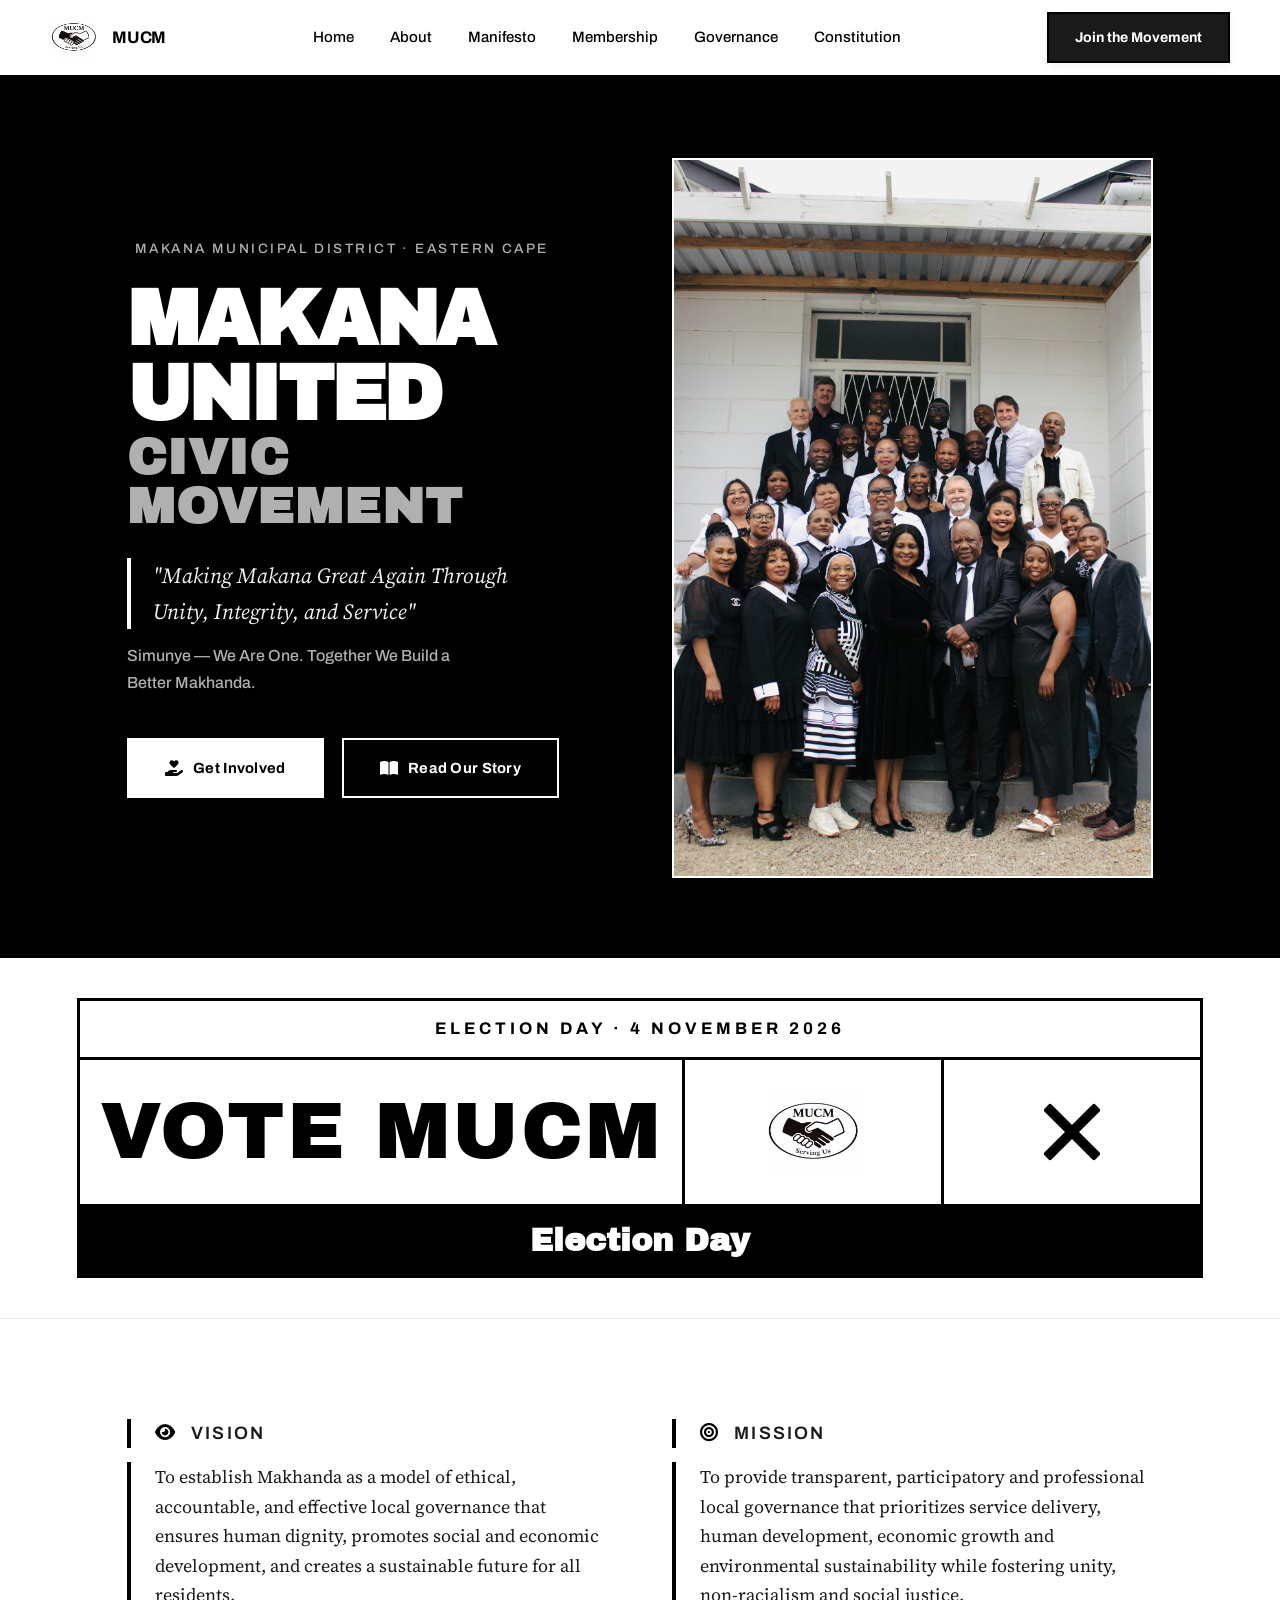
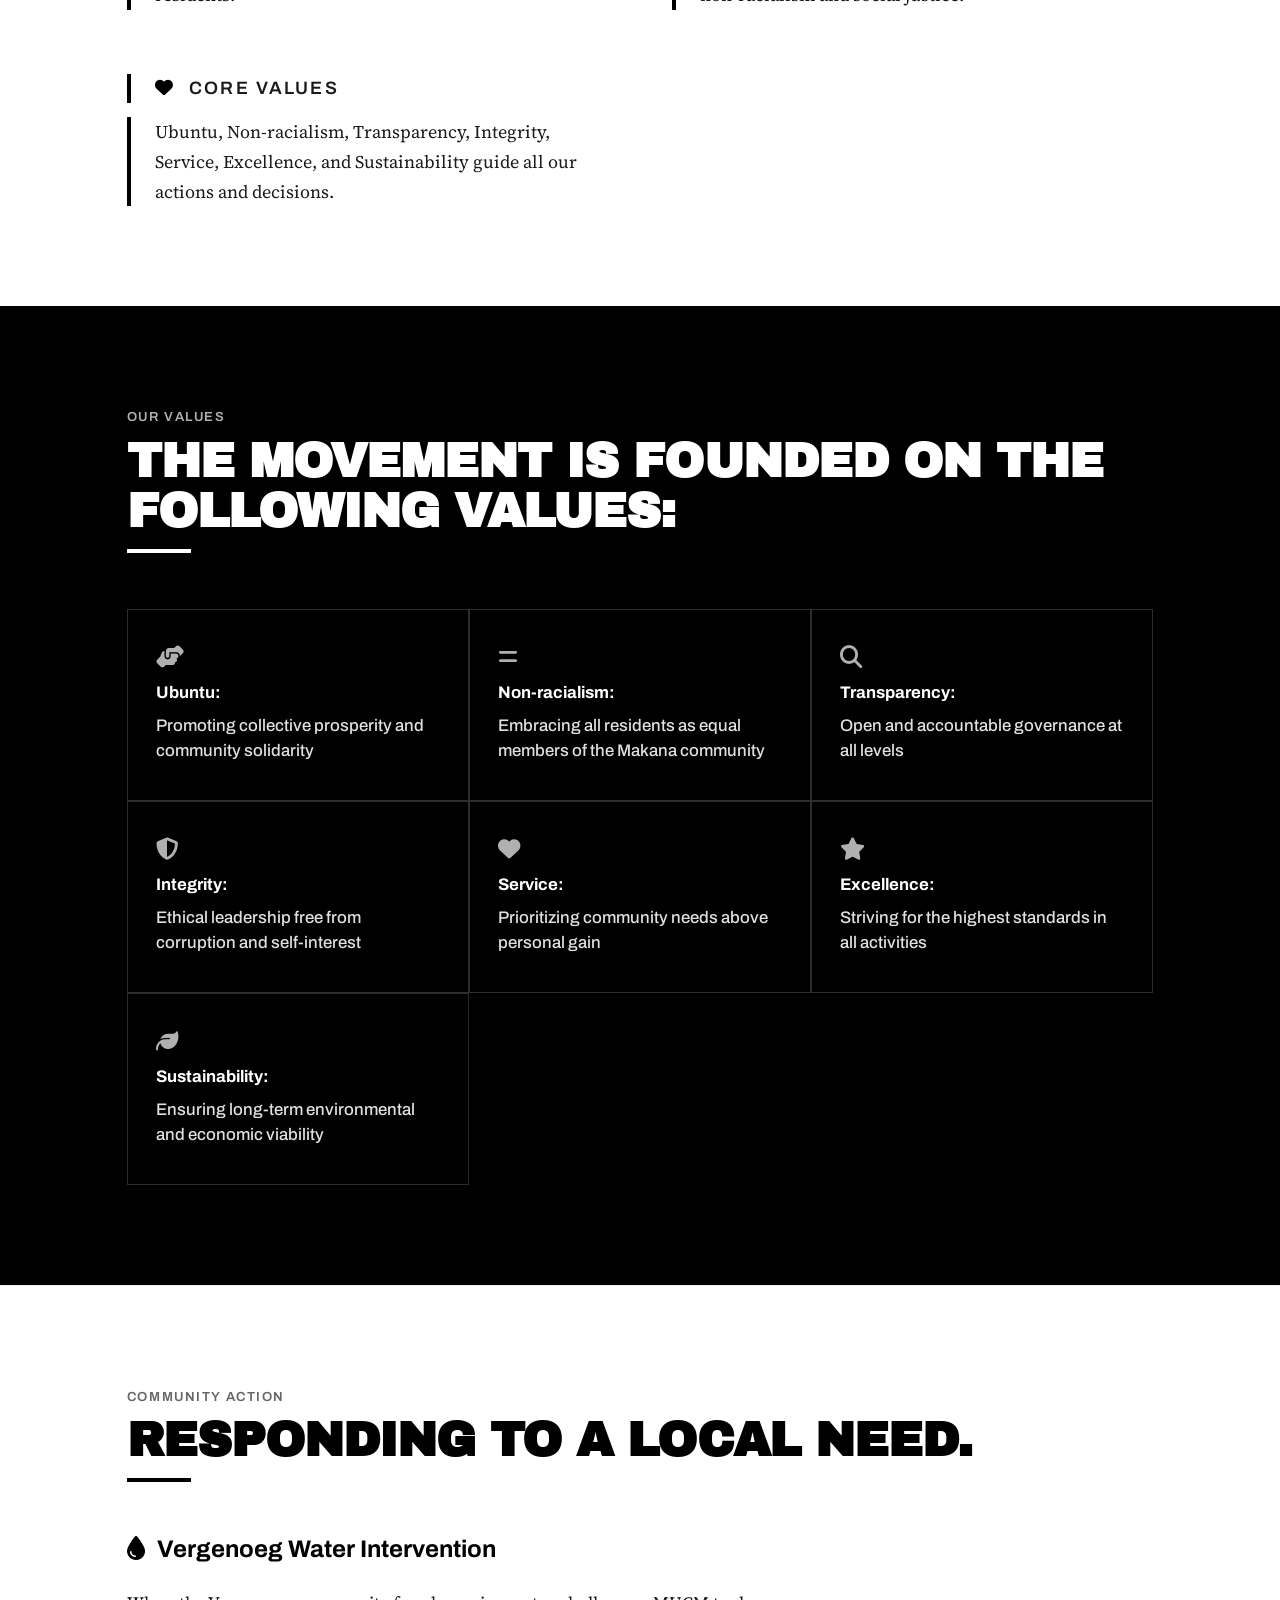
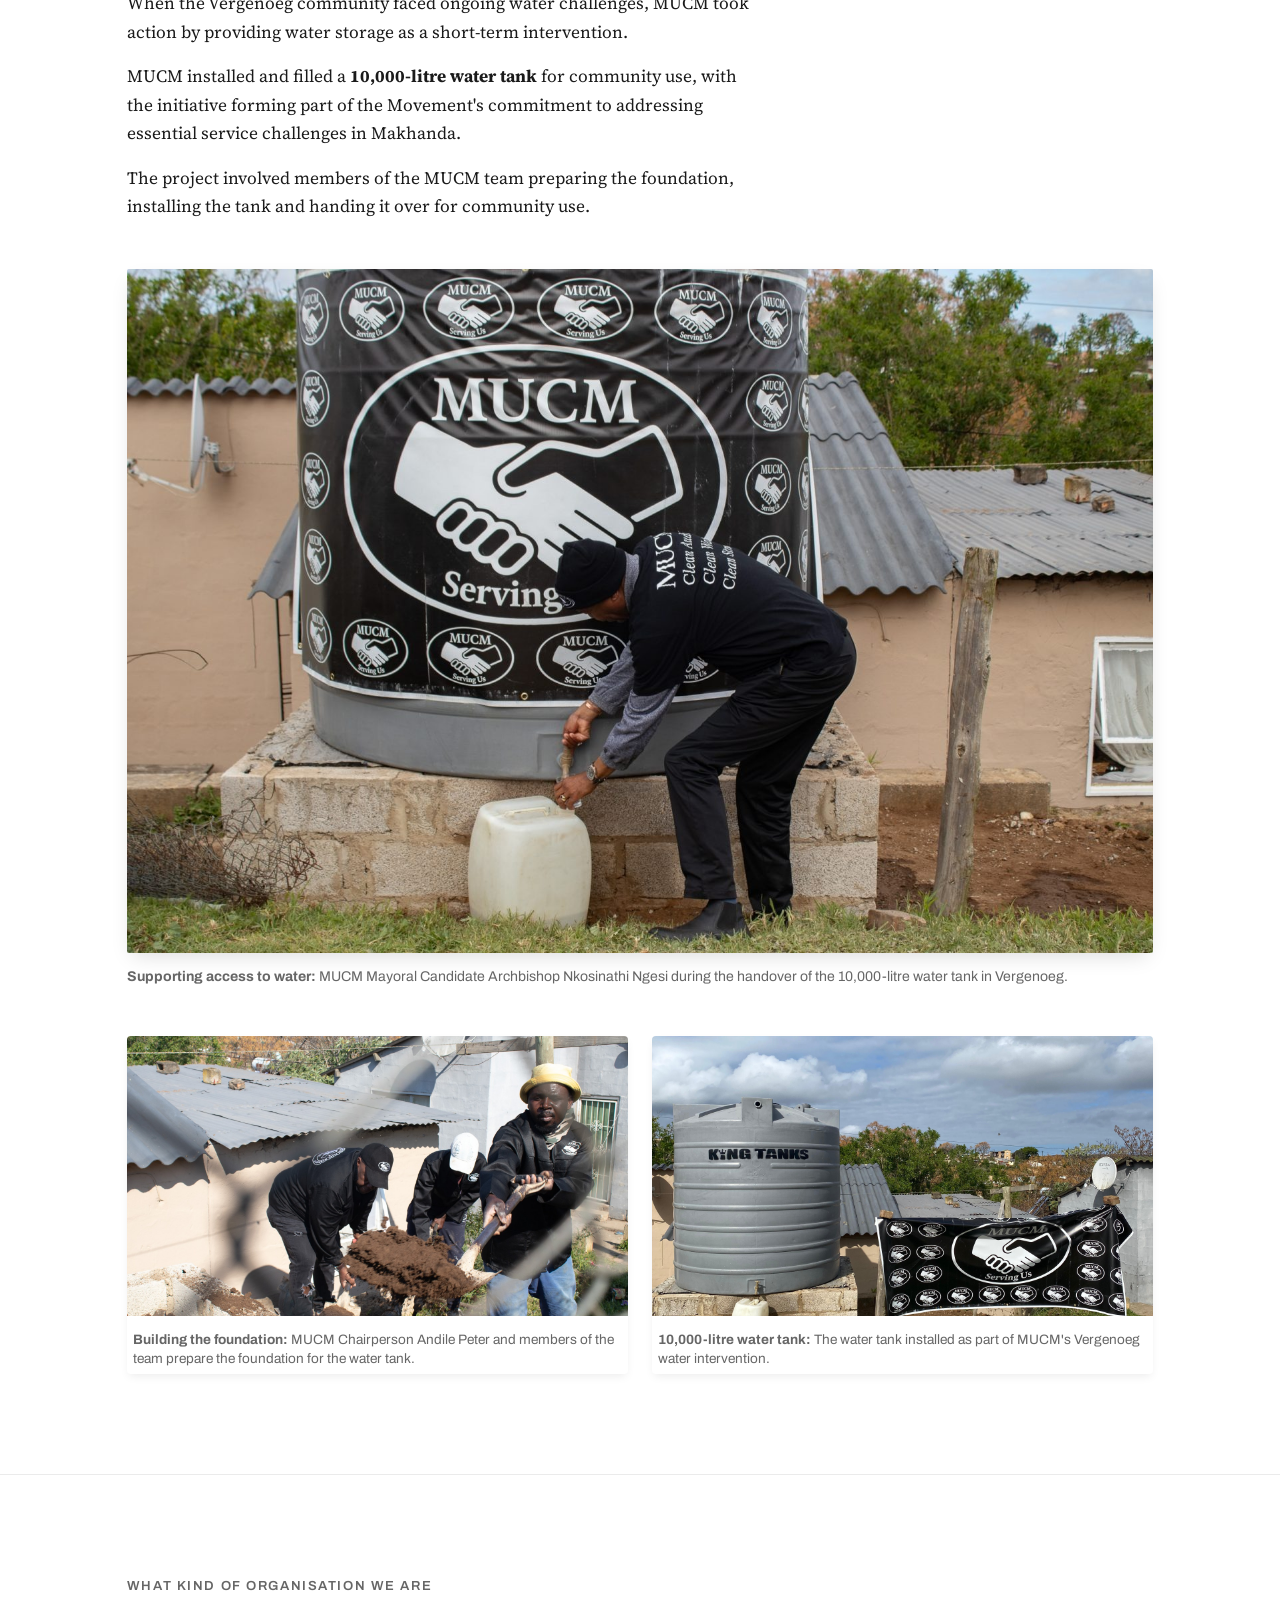
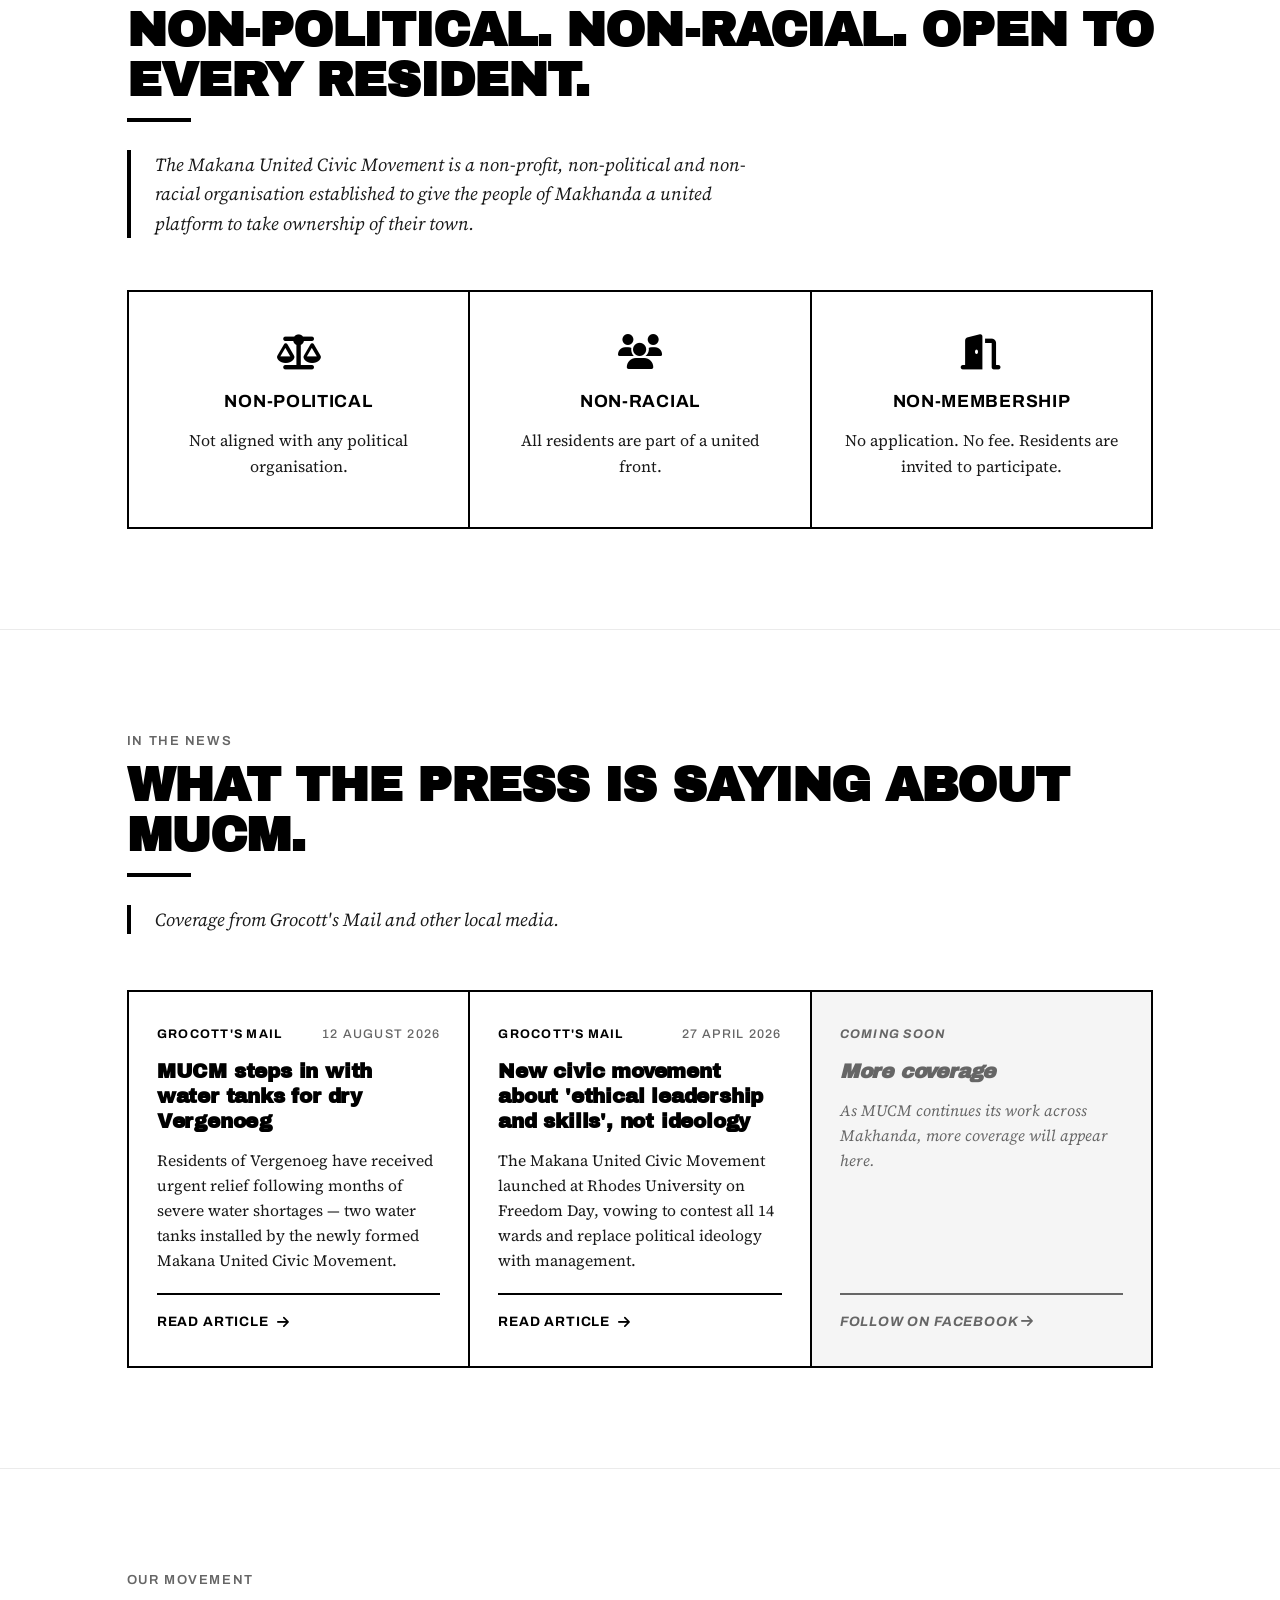
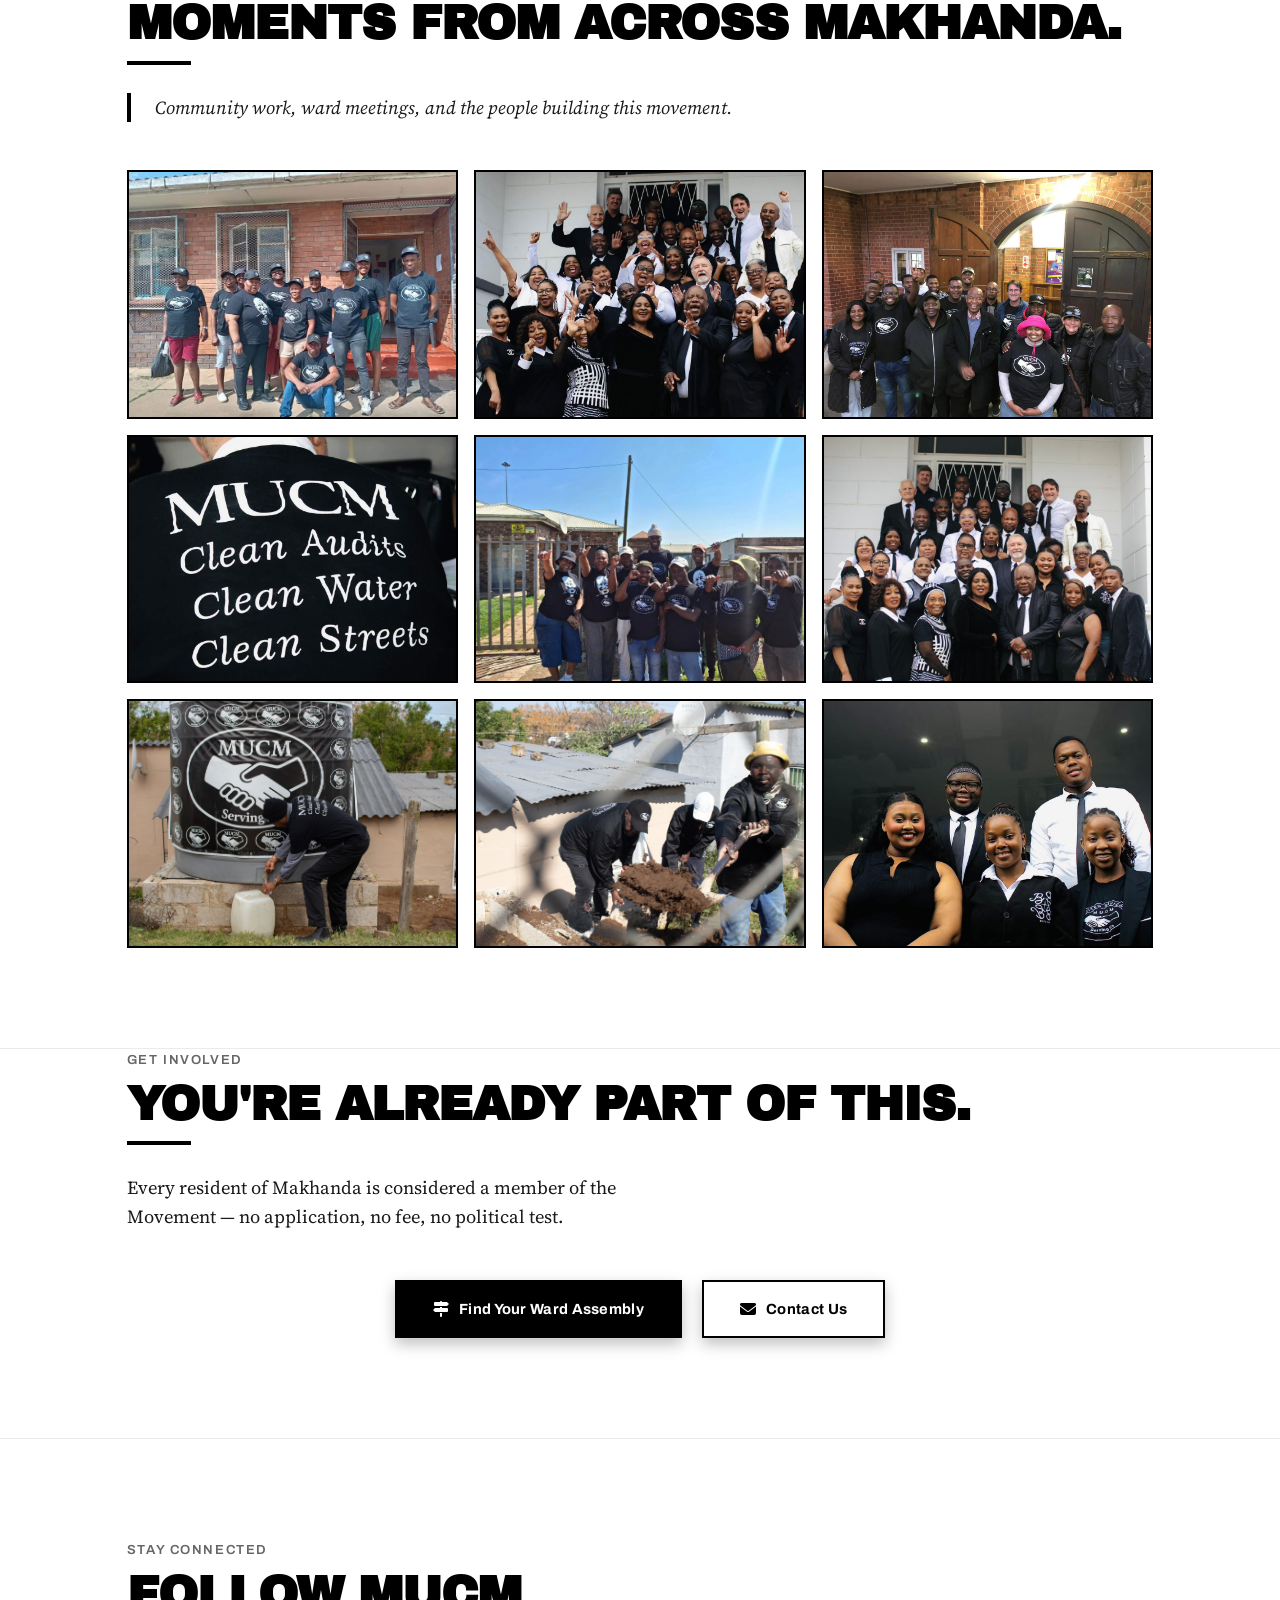
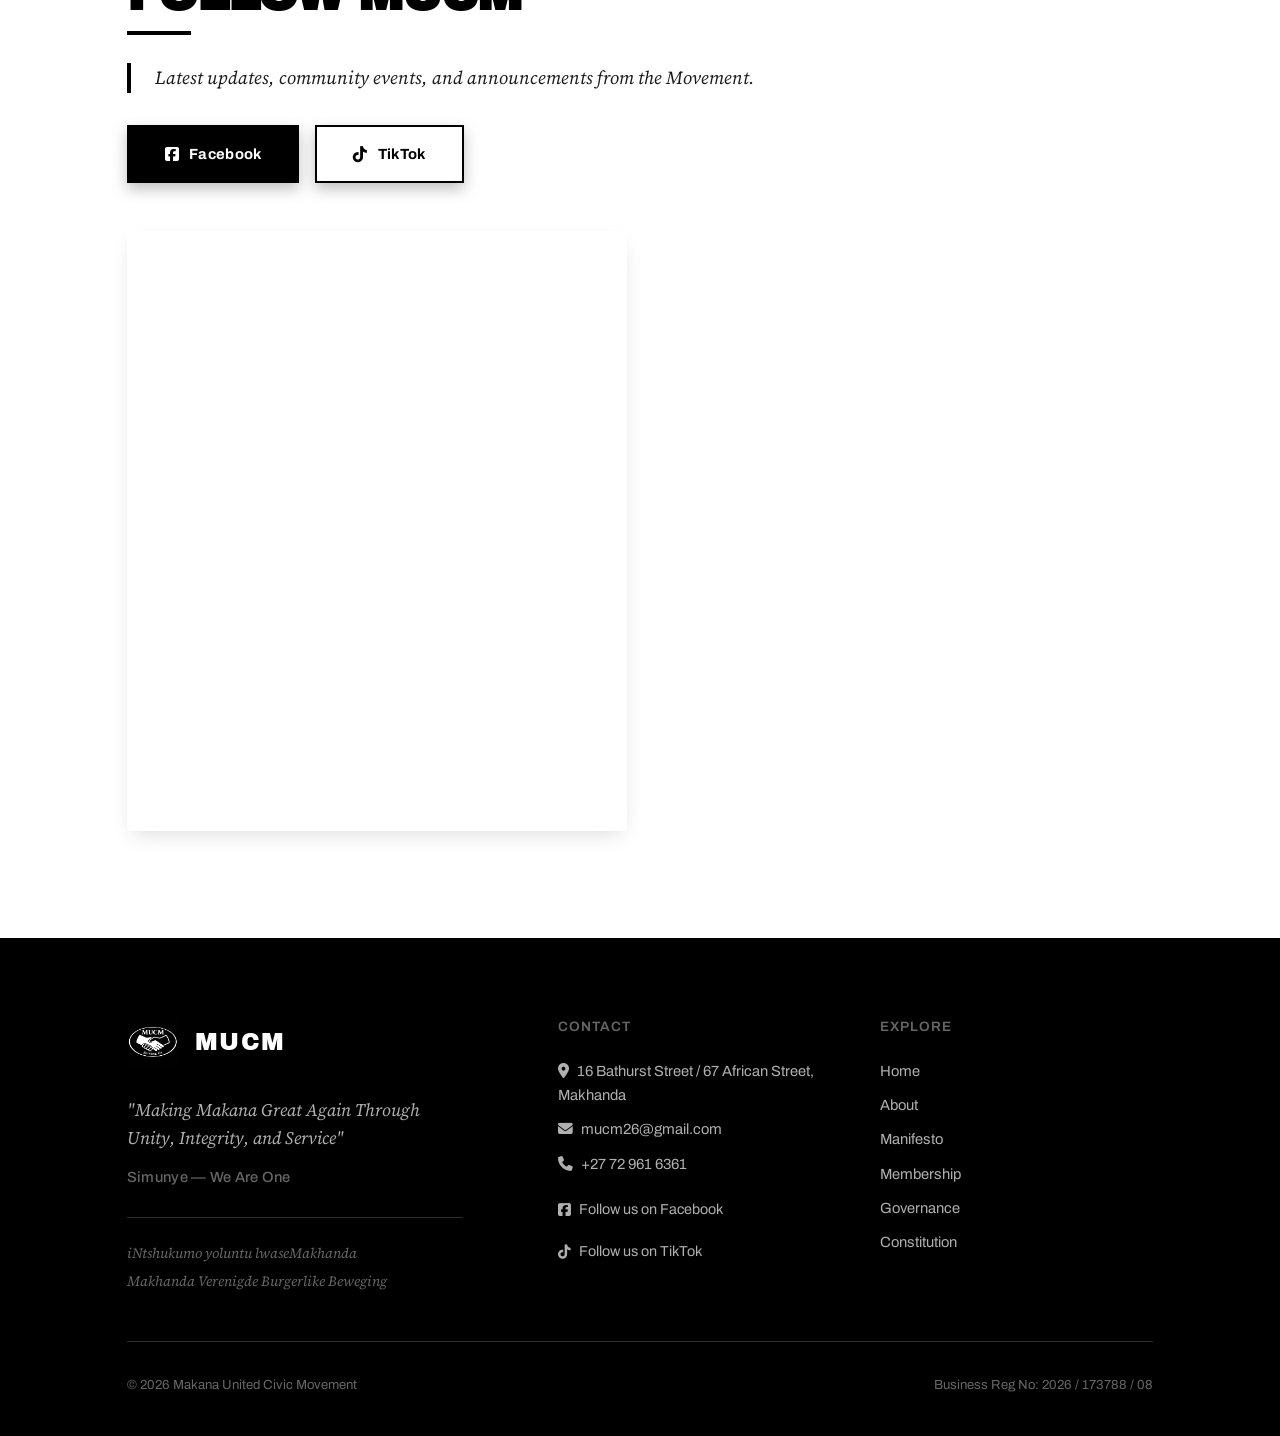
<file: index.html>
<!DOCTYPE html>
<html lang="en">
<head>
  <meta charset="UTF-8">
  <meta name="viewport" content="width=device-width, initial-scale=1.0">
  <title>Makana United Civic Movement · MUCM</title>
  <link rel="preconnect" href="https://fonts.googleapis.com">
  <link rel="preconnect" href="https://fonts.gstatic.com" crossorigin>
  <link href="https://fonts.googleapis.com/css2?family=Archivo:wght@400;500;600;700&family=Archivo+Black&family=Source+Serif+4:ital,opsz,wght@0,8..60,400;0,8..60,600;1,8..60,400&display=swap" rel="stylesheet">
  <link rel="stylesheet" href="https://cdnjs.cloudflare.com/ajax/libs/font-awesome/6.4.0/css/all.min.css">
  <link rel="stylesheet" href="style.css">
</head>
<body>

<header>
  <div class="wrap nav-row">
    <div class="mark">
      <img src="assets/logo.jpeg" alt="MUCM logo">
      <span>MUCM</span>
    </div>
    <nav class="links">
      <a href="index.html">Home</a>
      <a href="about.html">About</a>
      <a href="manifesto.html">Manifesto</a>
      <a href="membership.html">Membership</a>
      <a href="governance.html">Governance</a>
      <a href="constitution.html">Constitution</a>
    </nav>
    <a href="membership.html#involved" class="nav-cta">Join the Movement</a>
    <button class="menu-btn" aria-label="Open menu"><span></span></button>
  </div>
</header>

<main id="top">

  <!-- 1. HERO -->
<!-- HERO -->
<section class="hero">
  <div class="wrap hero-grid">

    <div class="hero-copy">
      <p class="hero-eyebrow"><i class="" style="margin-right:8px;"></i> Makana Municipal District · Eastern Cape</p>
      <h1>Makana United<br><span>Civic Movement</span></h1>
      <p class="hero-tagline">"Making Makana Great Again Through Unity, Integrity, and Service"</p>
      <p class="hero-sub">Simunye — We Are One. Together We Build a Better Makhanda.</p>
      <div class="hero-actions">
        <a href="membership.html#involved" class="btn btn-solid"><i class="fas fa-hand-holding-heart"></i> Get Involved</a>
        <a href="about.html" class="btn btn-outline"><i class="fas fa-book-open"></i> Read Our Story</a>
      </div>
    </div>

    <div class="hero-photo">
      <img src="assets/group-steps-bw.jpeg" alt="MUCM members on the steps of the Makhanda community gathering">
    </div>

  </div>
</section>

  <!-- VOTE MUCM BANNER -->
<section class="vote-banner">
  <a href="membership.html#involved" class="vote-banner-link">

    <div class="vote-banner-top">
      Election Day · 4 November 2026
    </div>

    <div class="vote-banner-strip">
      <div class="vote-cell vote-cell-text">Vote MUCM</div>
      <div class="vote-cell vote-cell-logo">
        <img src="assets/logo.jpeg" alt="MUCM logo">
      </div>
      <div class="vote-cell vote-cell-x">
        <span></span>
        <span></span>
      </div>
    </div>

    <div class="vote-banner-countdown" id="countdown">
      <span class="cd-unit"><strong id="cd-days">--</strong><em>Days</em></span>
      <span class="cd-sep">·</span>
      <span class="cd-unit"><strong id="cd-hours">--</strong><em>Hours</em></span>
      <span class="cd-sep">·</span>
      <span class="cd-unit"><strong id="cd-mins">--</strong><em>Minutes</em></span>
      <span class="cd-sep">·</span>
      <span class="cd-unit"><strong id="cd-secs">--</strong><em>Seconds</em></span>
    </div>

  </a>
</section>

  <!-- 2. VISION / MISSION / CORE VALUES -->
  <section class="rule-top">
    <div class="wrap vm-grid">
      <div class="vm-block">
        <p class="kicker"><i class="fas fa-eye"></i> Vision</p>
        <p>To establish Makhanda as a model of ethical, accountable, and effective local governance that ensures human dignity, promotes social and economic development, and creates a sustainable future for all residents.</p>
      </div>
      <div class="vm-block">
        <p class="kicker"><i class="fas fa-bullseye"></i> Mission</p>
        <p>To provide transparent, participatory and professional local governance that prioritizes service delivery, human development, economic growth and environmental sustainability while fostering unity, non-racialism and social justice.</p>
      </div>
      <div class="vm-block">
        <p class="kicker"><i class="fas fa-heart"></i> Core Values</p>
        <p>Ubuntu, Non-racialism, Transparency, Integrity, Service, Excellence, and Sustainability guide all our actions and decisions.</p>
      </div>
    </div>
  </section>

  <!-- VALUES -->
  <!-- VALUES -->
  <section class="values-band" id="values">
    <div class="wrap">
      <p class="kicker" style="color:var(--grey-light);">Our Values</p>
      <h2>The Movement is founded on the following values: </h2>
      <ul class="values-list">
        <li><i class="fas fa-hands-helping"></i><strong>Ubuntu:</strong> Promoting collective prosperity and community solidarity</li>
        <li><i class="fas fa-equals"></i><strong>Non-racialism:</strong> Embracing all residents as equal members of the Makana community</li>
        <li><i class="fas fa-search"></i><strong>Transparency:</strong> Open and accountable governance at all levels</li>
        <li><i class="fas fa-shield-alt"></i><strong>Integrity:</strong> Ethical leadership free from corruption and self-interest</li>
        <li><i class="fas fa-heart"></i><strong>Service:</strong> Prioritizing community needs above personal gain</li>
        <li><i class="fas fa-star"></i><strong>Excellence:</strong> Striving for the highest standards in all activities</li>
        <li><i class="fas fa-leaf"></i><strong>Sustainability:</strong> Ensuring long-term environmental and economic viability</li>
      </ul>
    </div>
  </section>

  <!-- 3. COMMUNITY ACTION — VERGENOEG WATER TANK -->
  <section class="rule-top">
    <div class="wrap">
      <p class="kicker">Community Action</p>
      <h2>Responding to a local need.</h2>
      <div style="margin-top:48px;">
        <h3 style="font-family:var(--font-label); font-weight:700; font-size:1.5rem; margin:0 0 20px; color:var(--black);"><i class="fas fa-tint" style="margin-right:12px;"></i>Vergenoeg Water Intervention</h3>
        <p style="max-width:70ch; color:var(--soft-black); font-size:1.08rem; margin-bottom:16px;">When the Vergenoeg community faced ongoing water challenges, MUCM took action by providing water storage as a short-term intervention.</p>
        <p style="max-width:70ch; color:var(--soft-black); font-size:1.08rem; margin-bottom:16px;">MUCM installed and filled a <strong>10,000-litre water tank</strong> for community use, with the initiative forming part of the Movement's commitment to addressing essential service challenges in Makhanda.</p>
        <p style="max-width:70ch; color:var(--soft-black); font-size:1.08rem; margin-bottom:48px;">The project involved members of the MUCM team preparing the foundation, installing the tank and handing it over for community use.</p>
      </div>
      <figure style="margin:0 0 48px;">
        <img src="assets/tank-handover.jpeg" alt="MUCM Mayoral Candidate Archbishop Nkosinathi Ngesi during the handover of the 10,000-litre water tank in Vergenoeg" class="photo" style="width:100%; display:block; border-radius:2px; box-shadow:var(--shadow-md);">
        <figcaption style="font-family:var(--font-label); font-size:0.88rem; color:var(--grey-mid); margin-top:12px;"><strong>Supporting access to water:</strong> MUCM Mayoral Candidate Archbishop Nkosinathi Ngesi during the handover of the 10,000-litre water tank in Vergenoeg.</figcaption>
      </figure>
      <div class="community-grid">
        <figure>
          <img src="assets/foundation-prep.jpeg" alt="MUCM Chairperson Andile Peter and members of the team prepare the foundation for the water tank" class="photo">
          <figcaption><strong>Building the foundation:</strong> MUCM Chairperson Andile Peter and members of the team prepare the foundation for the water tank.</figcaption>
        </figure>
        <figure>
          <img src="assets/watertank-banner.jpeg" alt="The water tank installed as part of MUCM's Vergenoeg water intervention" class="photo">
          <figcaption><strong>10,000-litre water tank:</strong> The water tank installed as part of MUCM's Vergenoeg water intervention.</figcaption>
        </figure>
      </div>
    </div>
  </section>

  <!-- 4. IDENTITY -->
  <section class="rule-top">
    <div class="wrap">
      <p class="kicker">What Kind of Organisation We Are</p>
      <h2>Non-political. Non-racial. Open to every resident.</h2>
      <p class="lede">The Makana United Civic Movement is a non-profit, non-political and non-racial organisation established to give the people of Makhanda a united platform to take ownership of their town.</p>
      <div class="identity-grid">
        <div class="identity-card">
          <i class="fas fa-balance-scale"></i>
          <h3>Non-Political</h3>
          <p>Not aligned with any political organisation.</p>
        </div>
        <div class="identity-card">
          <i class="fas fa-users"></i>
          <h3>Non-Racial</h3>
          <p>All residents are part of a united front.</p>
        </div>
        <div class="identity-card">
          <i class="fas fa-door-open"></i>
          <h3>Non-Membership</h3>
          <p>No application. No fee. Residents are invited to participate.</p>
        </div>
      </div>
    </div>
  </section>

  <!-- IN THE NEWS -->
<section class="rule-top news-section">
  <div class="wrap">
    <p class="kicker">In the News</p>
    <h2>What the press is saying about MUCM.</h2>
    <p class="lede">Coverage from Grocott's Mail and other local media.</p>

    <div class="news-grid">

      <a href="https://grocotts.ru.ac.za/2026/08/12/mucm-steps-in-with-water-tanks-for-dry-vergenoeg/"
         class="news-card" target="_blank" rel="noopener">
        <div class="news-meta">
          <span class="news-source">Grocott's Mail</span>
          <span class="news-date">12 August 2026</span>
        </div>
        <h3 class="news-headline">MUCM steps in with water tanks for dry Vergenoeg</h3>
        <p class="news-excerpt">Residents of Vergenoeg have received urgent relief following months of severe water shortages — two water tanks installed by the newly formed Makana United Civic Movement.</p>
        <span class="news-link">Read article <i class="fas fa-arrow-right"></i></span>
      </a>

      <a href="https://grocotts.ru.ac.za/2026/04/27/new-civic-movement-about-ethical-leadership-and-skills-not-ideology/"
         class="news-card" target="_blank" rel="noopener">
        <div class="news-meta">
          <span class="news-source">Grocott's Mail</span>
          <span class="news-date">27 April 2026</span>
        </div>
        <h3 class="news-headline">New civic movement about 'ethical leadership and skills', not ideology</h3>
        <p class="news-excerpt">The Makana United Civic Movement launched at Rhodes University on Freedom Day, vowing to contest all 14 wards and replace political ideology with management.</p>
        <span class="news-link">Read article <i class="fas fa-arrow-right"></i></span>
      </a>

      <div class="news-card news-card-placeholder">
        <div class="news-meta">
          <span class="news-source">Coming soon</span>
        </div>
        <h3 class="news-headline">More coverage</h3>
        <p class="news-excerpt">As MUCM continues its work across Makhanda, more coverage will appear here.</p>
        <span class="news-link">
          <a href="https://www.facebook.com/profile.php?id=61592647917683" target="_blank" rel="noopener" style="color:inherit;">
            Follow on Facebook <i class="fas fa-arrow-right"></i>
          </a>
        </span>
      </div>

    </div>
  </div>
</section>

<!-- PHOTO GALLERY -->
<section class="rule-top gallery-section" id="gallery">
  <div class="wrap">
    <p class="kicker">Our Movement</p>
    <h2>Moments from across Makhanda.</h2>
    <p class="lede">Community work, ward meetings, and the people building this movement.</p>

    <div class="gallery-grid">
      <figure class="gallery-item">
        <img src="assets/mucm-members.jpeg" alt="MUCM team outside a community building">
      </figure>
      <figure class="gallery-item">
        <img src="assets/celebration-group.jpeg" alt="MUCM supporters celebrating together">
      </figure>
      <figure class="gallery-item">
        <img src="assets/meeting-outside.jpeg" alt="MUCM members gathered at the arched doors">
      </figure>
      <figure class="gallery-item">
        <img src="assets/clean-audits tshirt.jpeg" alt="MUCM team in black and white">
      </figure>
      <figure class="gallery-item">
        <img src="assets/membership-community.jpeg" alt="Residents supporting MUCM">
      </figure>
      <figure class="gallery-item">
        <img src="assets/group-steps-color.jpeg" alt="MUCM team outdoors">
      </figure>
      <figure class="gallery-item">
        <img src="assets/tank-handover.jpeg" alt="Water tank handover in Vergenoeg">
      </figure>
      <figure class="gallery-item">
        <img src="assets/foundation-prep.jpeg" alt="Preparing the foundation for the water tank">
      </figure>
      <figure class="gallery-item">
        <img src="assets/young-leaders.jpeg" alt="Young leaders of MUCM">
      </figure>
    </div>
  </div>
</section>

  <!-- 5. CTA — GET INVOLVED -->
  <section class="rule-top involved" id="involved">
    <div class="wrap">
      <p class="kicker">Get Involved</p>
      <h2>You're already part of this.</h2>
      <p class="lede" style="border-left:none; padding-left:0; font-style:normal;">Every resident of Makhanda is considered a member of the Movement — no application, no fee, no political test.</p>
      <div class="involved-actions">
        <a href="membership.html#involved" class="btn btn-dark-solid"><i class="fas fa-map-signs"></i> Find Your Ward Assembly</a>
        <a href="membership.html#involved" class="btn btn-dark"><i class="fas fa-envelope"></i> Contact Us</a>
      </div>
    </div>
  </section>

<!-- SOCIAL FEED -->
<section class="rule-top" id="social">
  <div class="wrap">
    <p class="kicker">Stay Connected</p>
    <h2>Follow MUCM</h2>
    <p class="lede">Latest updates, community events, and announcements from the Movement.</p>

    <div class="social-buttons" style="display:flex; gap:16px; flex-wrap:wrap; margin-top:32px; margin-bottom:48px;">
      <a href="https://www.facebook.com/profile.php?id=61592647917683" target="_blank" rel="noopener" class="btn btn-dark-solid">
        <i class="fa-brands fa-square-facebook"></i> Facebook
      </a>
      <a href="https://www.tiktok.com/@mucm88" target="_blank" rel="noopener" class="btn btn-dark">
        <i class="fab fa-tiktok"></i> TikTok
      </a>
    </div>

    <div class="fb-embed">
      <iframe
        src="https://www.facebook.com/plugins/page.php?href=https://www.facebook.com/profile.php?id=61592647917683&tabs=timeline&width=500&height=600&small_header=false&adapt_container_width=true&hide_cover=false&show_facepile=true"
        width="500" height="600"
        style="border:none;overflow:hidden;border-radius:2px;box-shadow:var(--shadow-md);"
        scrolling="no" frameborder="0"
        allowfullscreen="true"
        allow="autoplay; clipboard-write; encrypted-media; picture-in-picture; web-share">
      </iframe>
    </div>
  </div>
</section>

</main>

<footer id="contact">
  <div class="wrap">
    <div class="footer-top">
<div class="footer-brand-block">
  <div class="footer-brand">
    <img src="assets/logo.jpeg" alt="MUCM logo">
    <span>MUCM</span>
  </div>

  <div class="footer-taglines">
    <p class="footer-tagline-main">"Making Makana Great Again Through Unity, Integrity, and Service"</p>
    <p class="footer-tagline-sub">Simunye — We Are One</p>
  </div>

  <div class="footer-translations">
    <p><em>iNtshukumo yoluntu lwaseMakhanda</em></p>
    <p><em>Makhanda Verenigde Burgerlike Beweging</em></p>
  </div>
</div>
      <div class="footer-col">
        <h4>Contact</h4>
        <p><i class="fas fa-map-marker-alt" style="margin-right:8px;"></i>16 Bathurst Street / 67 African Street, Makhanda</p>
        <a href="mailto:mucm26@gmail.com"><i class="fas fa-envelope" style="margin-right:8px;"></i>mucm26@gmail.com</a>
        <a href="tel:+27729616361"><i class="fas fa-phone" style="margin-right:8px;"></i>+27 72 961 6361</a>
        <div class="footer-social" style="margin-top:20px;">
          <a href="https://www.facebook.com/profile.php?id=61592647917683" target="_blank" rel="noopener" aria-label="MUCM on Facebook" style="display:inline-flex; align-items:center; gap:8px; color:var(--grey-light); font-family:var(--font-label); font-size:0.9rem;">
            <i class="fa-brands fa-square-facebook"></i> Follow us on Facebook
          </a>
          <a href="https://www.tiktok.com/@mucm" target="_blank" rel="noopener" aria-label="MUCM on TikTok" style="display:inline-flex; align-items:center; gap:8px; color:var(--grey-light); font-family:var(--font-label); font-size:0.9rem; margin-top:8px;">
            <i class="fa-brands fa-tiktok"></i> Follow us on TikTok
          </a>
        </div>
      </div>
      <div class="footer-col">
        <h4>Explore</h4>
        <a href="index.html">Home</a>
        <a href="about.html">About</a>
        <a href="manifesto.html">Manifesto</a>
        <a href="membership.html">Membership</a>
        <a href="governance.html">Governance</a>
        <a href="constitution.html">Constitution</a>
      </div>
    </div>
    <div class="footer-bottom">
      <span>© 2026 Makana United Civic Movement</span>
      <span>Business Reg No: 2026 / 173788 / 08</span>
    </div>
  </div>
</footer>



</body>

<script>


(function () {
  var target = new Date('2026-11-04T07:00:00+02:00').getTime(); // 4 Nov 2026, 07:00 SAST
  function pad(n) { return n < 10 ? '0' + n : n; }
  function tick() {
    var now = Date.now();
    var diff = target - now;
    var el = document.getElementById('countdown');
    if (!el) return;
    if (diff <= 0) {
      el.innerHTML = '<span class="cd-unit"><strong>Election Day</strong></span>';
      return;
    }
    var s = Math.floor(diff / 1000);
    var d = Math.floor(s / 86400); s -= d * 86400;
    var h = Math.floor(s / 3600);  s -= h * 3600;
    var m = Math.floor(s / 60);    s -= m * 60;
    document.getElementById('cd-days').textContent  = d;
    document.getElementById('cd-hours').textContent = pad(h);
    document.getElementById('cd-mins').textContent  = pad(m);
    document.getElementById('cd-secs').textContent  = pad(s);
  }
  tick();
  setInterval(tick, 1000);
})();
</script>
</html>
</file>
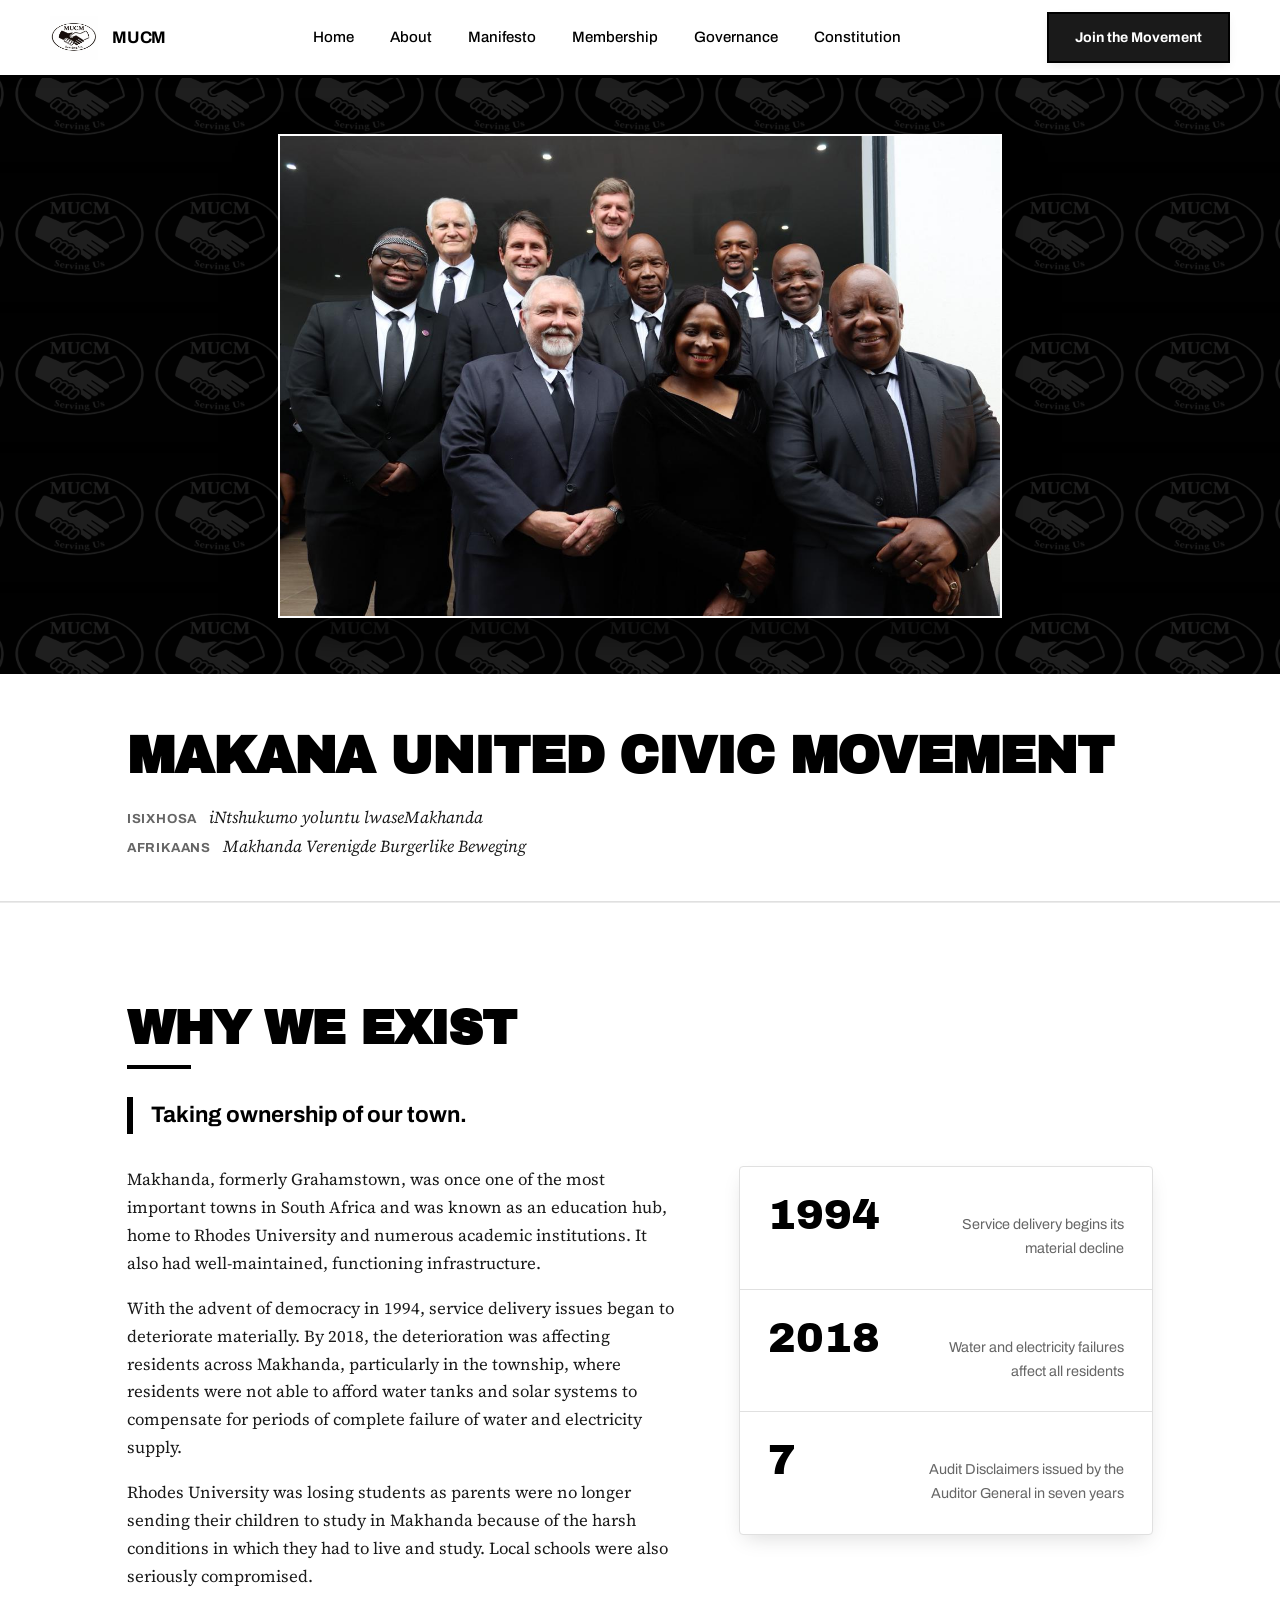
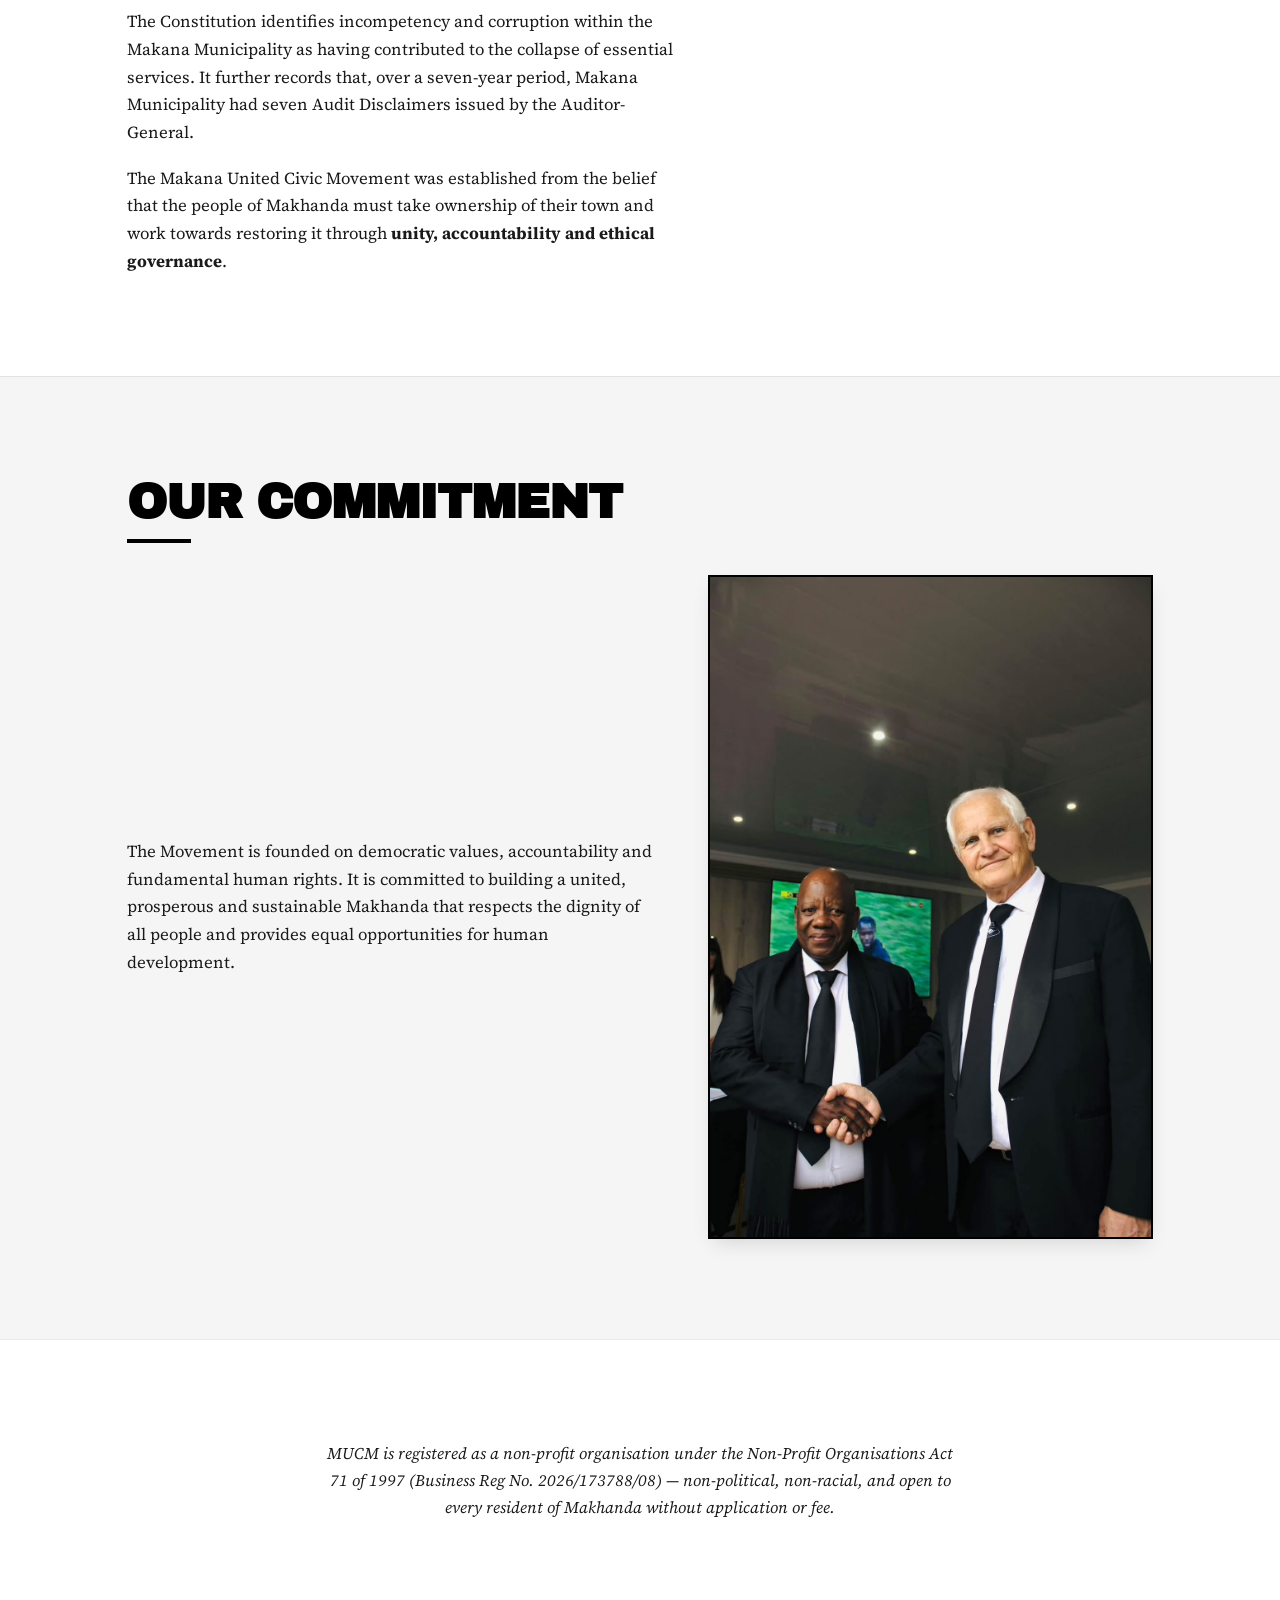
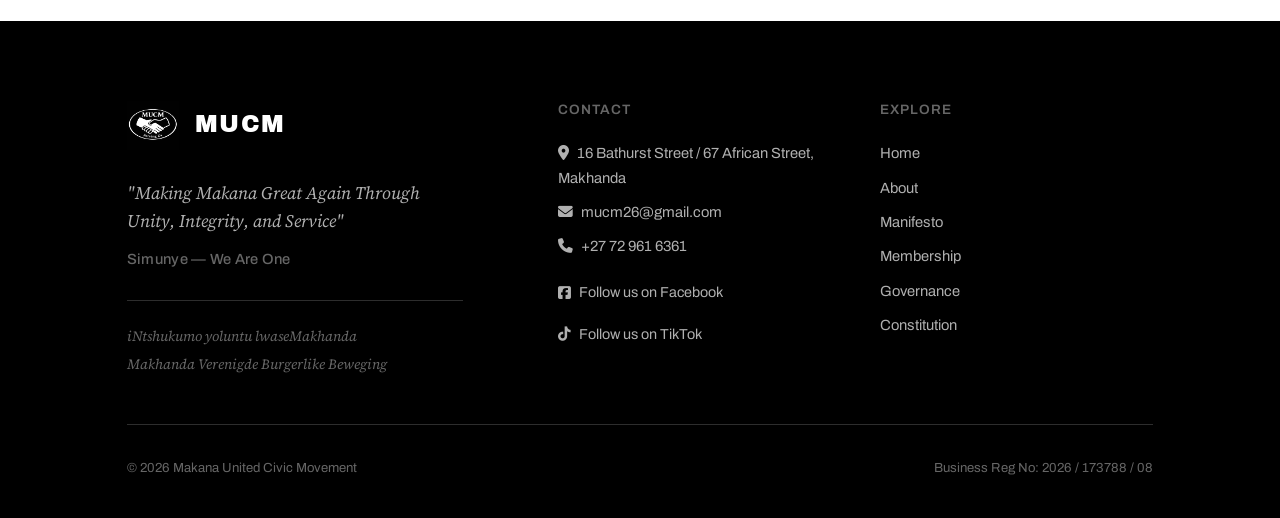
<file: about.html>
<!DOCTYPE html>
<html lang="en">
<head>
  <meta charset="UTF-8">
  <meta name="viewport" content="width=device-width, initial-scale=1.0">
  <title>About · Makana United Civic Movement</title>
  <link rel="preconnect" href="https://fonts.googleapis.com">
  <link rel="preconnect" href="https://fonts.gstatic.com" crossorigin>
  <link href="https://fonts.googleapis.com/css2?family=Archivo:wght@400;500;600;700&family=Archivo+Black&family=Source+Serif+4:ital,opsz,wght@0,8..60,400;0,8..60,600;1,8..60,400&display=swap" rel="stylesheet">
  <link rel="stylesheet" href="https://cdnjs.cloudflare.com/ajax/libs/font-awesome/6.4.0/css/all.min.css">
  <link rel="stylesheet" href="style.css">
</head>
<body>

<header>
  <div class="wrap nav-row">
    <div class="mark">
      <img src="assets/logo.jpeg" alt="MUCM logo">
      <span>MUCM</span>
    </div>
    <nav class="links">
      <a href="index.html">Home</a>
      <a href="about.html">About</a>
      <a href="manifesto.html">Manifesto</a>
      <a href="membership.html">Membership</a>
      <a href="governance.html">Governance</a>
      <a href="constitution.html">Constitution</a>
    </nav>
    <a href="membership.html#involved" class="nav-cta">Join the Movement</a>
    <button class="menu-btn" aria-label="Open menu"><span></span></button>
  </div>
</header>

<main id="top">

  <!-- BOARD HERO -->
  <section class="board-hero">
    <figure class="board-hero-figure">
      <img src="assets/board-formal.jpeg" alt="MUCM Board of Governance and leadership team in formal attire">
    </figure>
  </section>

  <!-- OFFICIAL NAMES -->
  <section class="official-names">
    <div class="wrap">
      <h1>Makana United Civic Movement</h1>
      <div class="name-translations">
        <span><strong>isiXhosa</strong> iNtshukumo yoluntu lwaseMakhanda</span>
        <span><strong>Afrikaans</strong> Makhanda Verenigde Burgerlike Beweging</span>
      </div>
    </div>
  </section>

  <!-- WHY WE EXIST -->
  <section class="rule-top">
    <div class="wrap">
      <h2>Why We Exist</h2>
      <h3 style="font-family:var(--font-label); font-weight:700; font-size:1.4rem; margin:28px 0 12px; color:var(--black); border-left:6px solid var(--black); padding-left:18px;">Taking ownership of our town.</h3>

      <div class="notice-grid" style="margin-top:32px;">
        <div>
          <p style="color:var(--soft-black); font-size:1.05rem; margin-bottom:18px;">Makhanda, formerly Grahamstown, was once one of the most important towns in South Africa and was known as an education hub, home to Rhodes University and numerous academic institutions. It also had well-maintained, functioning infrastructure.</p>
          <p style="color:var(--soft-black); font-size:1.05rem; margin-bottom:18px;">With the advent of democracy in 1994, service delivery issues began to deteriorate materially. By 2018, the deterioration was affecting residents across Makhanda, particularly in the township, where residents were not able to afford water tanks and solar systems to compensate for periods of complete failure of water and electricity supply.</p>
          <p style="color:var(--soft-black); font-size:1.05rem; margin-bottom:18px;">Rhodes University was losing students as parents were no longer sending their children to study in Makhanda because of the harsh conditions in which they had to live and study. Local schools were also seriously compromised.</p>
          <p style="color:var(--soft-black); font-size:1.05rem; margin-bottom:18px;">The Constitution identifies incompetency and corruption within the Makana Municipality as having contributed to the collapse of essential services. It further records that, over a seven-year period, Makana Municipality had seven Audit Disclaimers issued by the Auditor-General.</p>
          <p style="color:var(--soft-black); font-size:1.05rem; margin-bottom:0;">The Makana United Civic Movement was established from the belief that the people of Makhanda must take ownership of their town and work towards restoring it through <strong>unity, accountability and ethical governance</strong>.</p>
        </div>

        <div class="stat-board">
          <div class="stat-row">
            <span class="stat-number">1994</span>
            <span class="stat-label">Service delivery begins its material decline</span>
          </div>
          <div class="stat-row">
            <span class="stat-number">2018</span>
            <span class="stat-label">Water and electricity failures affect all residents</span>
          </div>
          <div class="stat-row">
            <span class="stat-number">7</span>
            <span class="stat-label">Audit Disclaimers issued by the Auditor General in seven years</span>
          </div>
        </div>
      </div>
    </div>
  </section>

  <!-- OUR COMMITMENT + HANDSHAKE -->
  <section class="rule-top" style="background:var(--grey-panel);">
    <div class="wrap">
      <h2>Our Commitment</h2>

      <div class="split-text-img">
        <div>
          <p style="color:var(--soft-black); font-size:1.05rem; margin:0;">The Movement is founded on democratic values, accountability and fundamental human rights. It is committed to building a united, prosperous and sustainable Makhanda that respects the dignity of all people and provides equal opportunities for human development.</p>
        </div>
        <figure class="img-framed">
          <img src="assets/handshake-formal.jpeg" alt="Two MUCM leaders shaking hands in formal attire">
        </figure>
      </div>
    </div>
  </section>

  <!-- LEGAL STATUS -->
  <section class="rule-top">
    <div class="wrap">
      <p style="max-width:70ch; margin:0 auto; color:var(--soft-black); font-size:1.02rem; text-align:center; font-style:italic;">MUCM is registered as a non-profit organisation under the Non-Profit Organisations Act 71 of 1997 (Business Reg No. 2026/173788/08) — non-political, non-racial, and open to every resident of Makhanda without application or fee.</p>
    </div>
  </section>

</main>

<footer id="contact">
  <div class="wrap">
    <div class="footer-top">
 <div class="footer-brand-block">
  <div class="footer-brand">
    <img src="assets/logo.jpeg" alt="MUCM logo">
    <span>MUCM</span>
  </div>

  <div class="footer-taglines">
    <p class="footer-tagline-main">"Making Makana Great Again Through Unity, Integrity, and Service"</p>
    <p class="footer-tagline-sub">Simunye — We Are One</p>
  </div>

  <div class="footer-translations">
    <p><em>iNtshukumo yoluntu lwaseMakhanda</em></p>
    <p><em>Makhanda Verenigde Burgerlike Beweging</em></p>
  </div>
</div>
      <div class="footer-col">
        <h4>Contact</h4>
        <p><i class="fas fa-map-marker-alt" style="margin-right:8px;"></i>16 Bathurst Street / 67 African Street, Makhanda</p>
        <a href="mailto:mucm26@gmail.com"><i class="fas fa-envelope" style="margin-right:8px;"></i>mucm26@gmail.com</a>
        <a href="tel:+27729616361"><i class="fas fa-phone" style="margin-right:8px;"></i>+27 72 961 6361</a>
        <div class="footer-social" style="margin-top:20px;">
          <a href="https://www.facebook.com/profile.php?id=61592647917683" target="_blank" rel="noopener" aria-label="MUCM on Facebook" style="display:inline-flex; align-items:center; gap:8px; color:var(--grey-light); font-family:var(--font-label); font-size:0.9rem;">
            <i class="fa-brands fa-square-facebook"></i> Follow us on Facebook
          </a>
          <a href="https://www.tiktok.com/@mucm" target="_blank" rel="noopener" aria-label="MUCM on TikTok" style="display:inline-flex; align-items:center; gap:8px; color:var(--grey-light); font-family:var(--font-label); font-size:0.9rem; margin-top:8px;">
            <i class="fa-brands fa-tiktok"></i> Follow us on TikTok
          </a>
        </div>
      </div>
      <div class="footer-col">
        <h4>Explore</h4>
        <a href="index.html">Home</a>
        <a href="about.html">About</a>
        <a href="manifesto.html">Manifesto</a>
        <a href="membership.html">Membership</a>
        <a href="governance.html">Governance</a>
        <a href="constitution.html">Constitution</a>
      </div>
    </div>
    <div class="footer-bottom">
      <span>© 2026 Makana United Civic Movement</span>
      <span>Business Reg No: 2026 / 173788 / 08</span>
    </div>
  </div>
</footer>

</body>
</html>
</file>
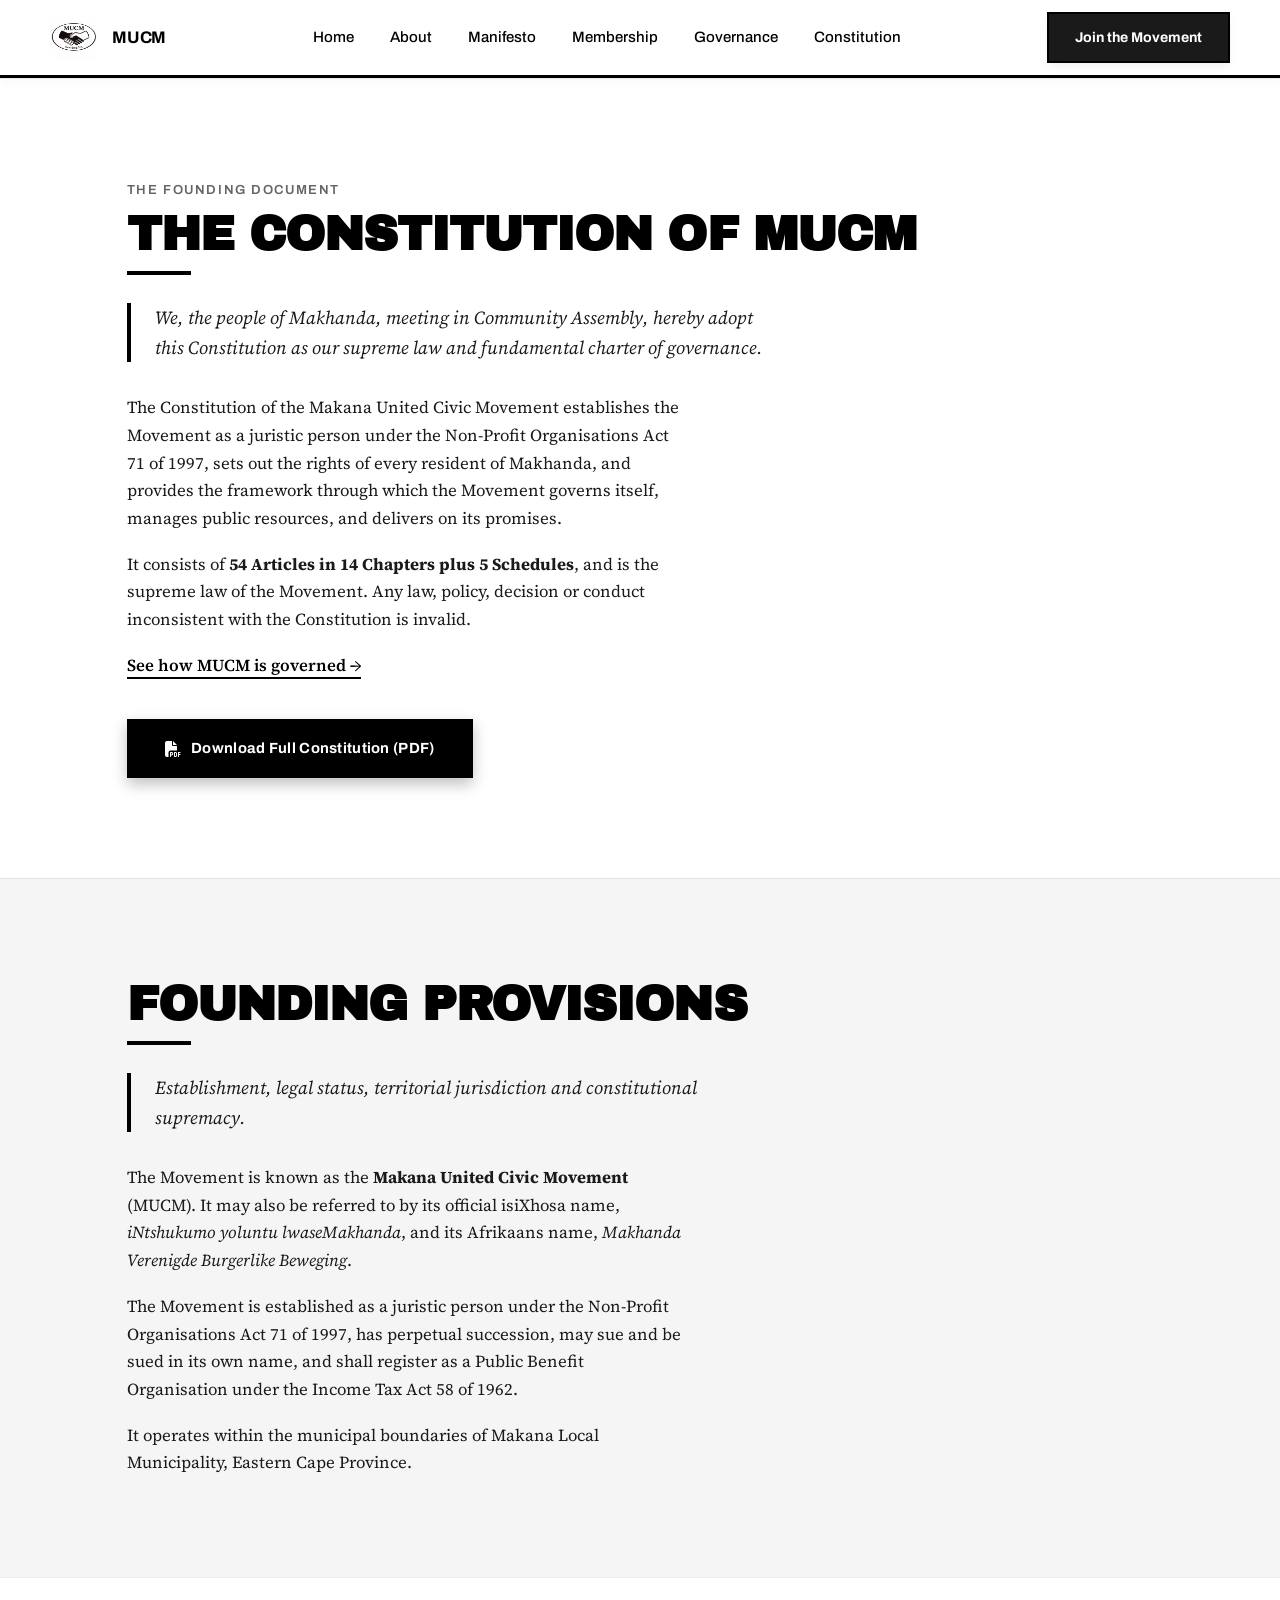
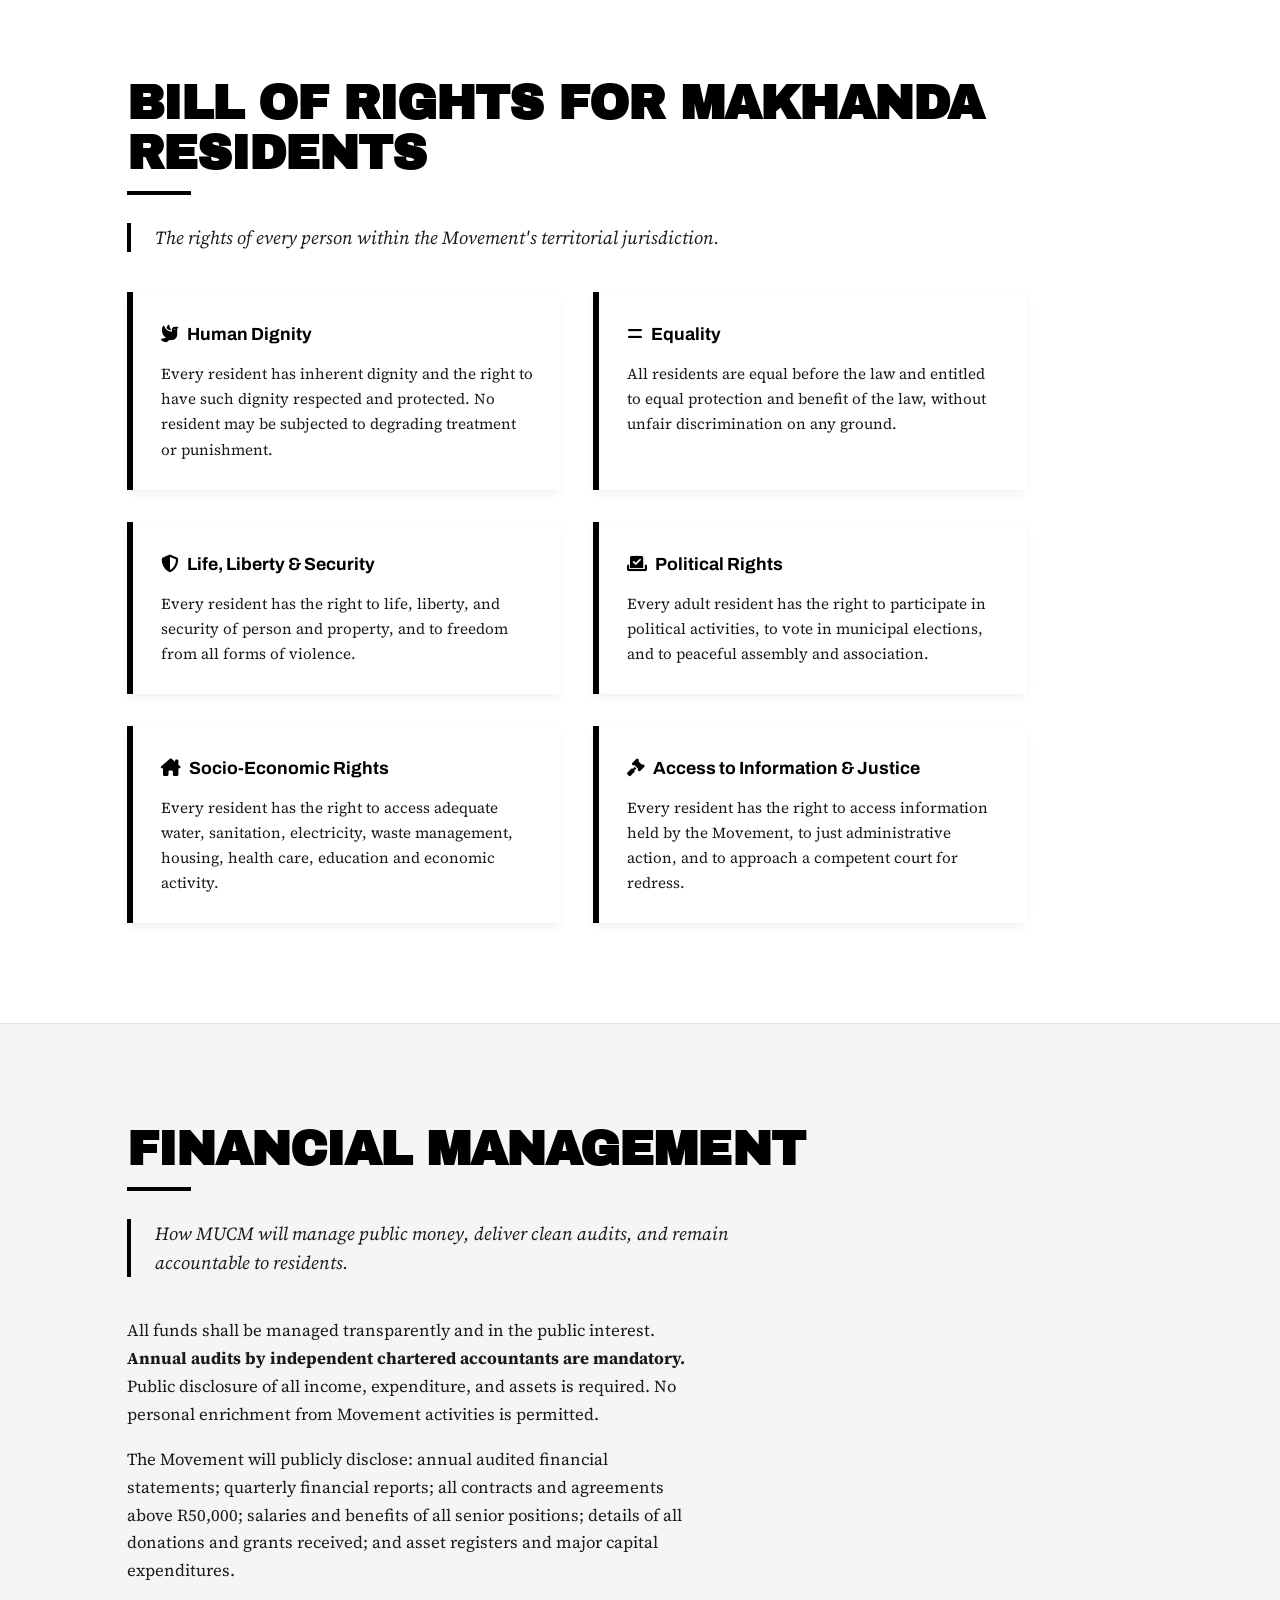
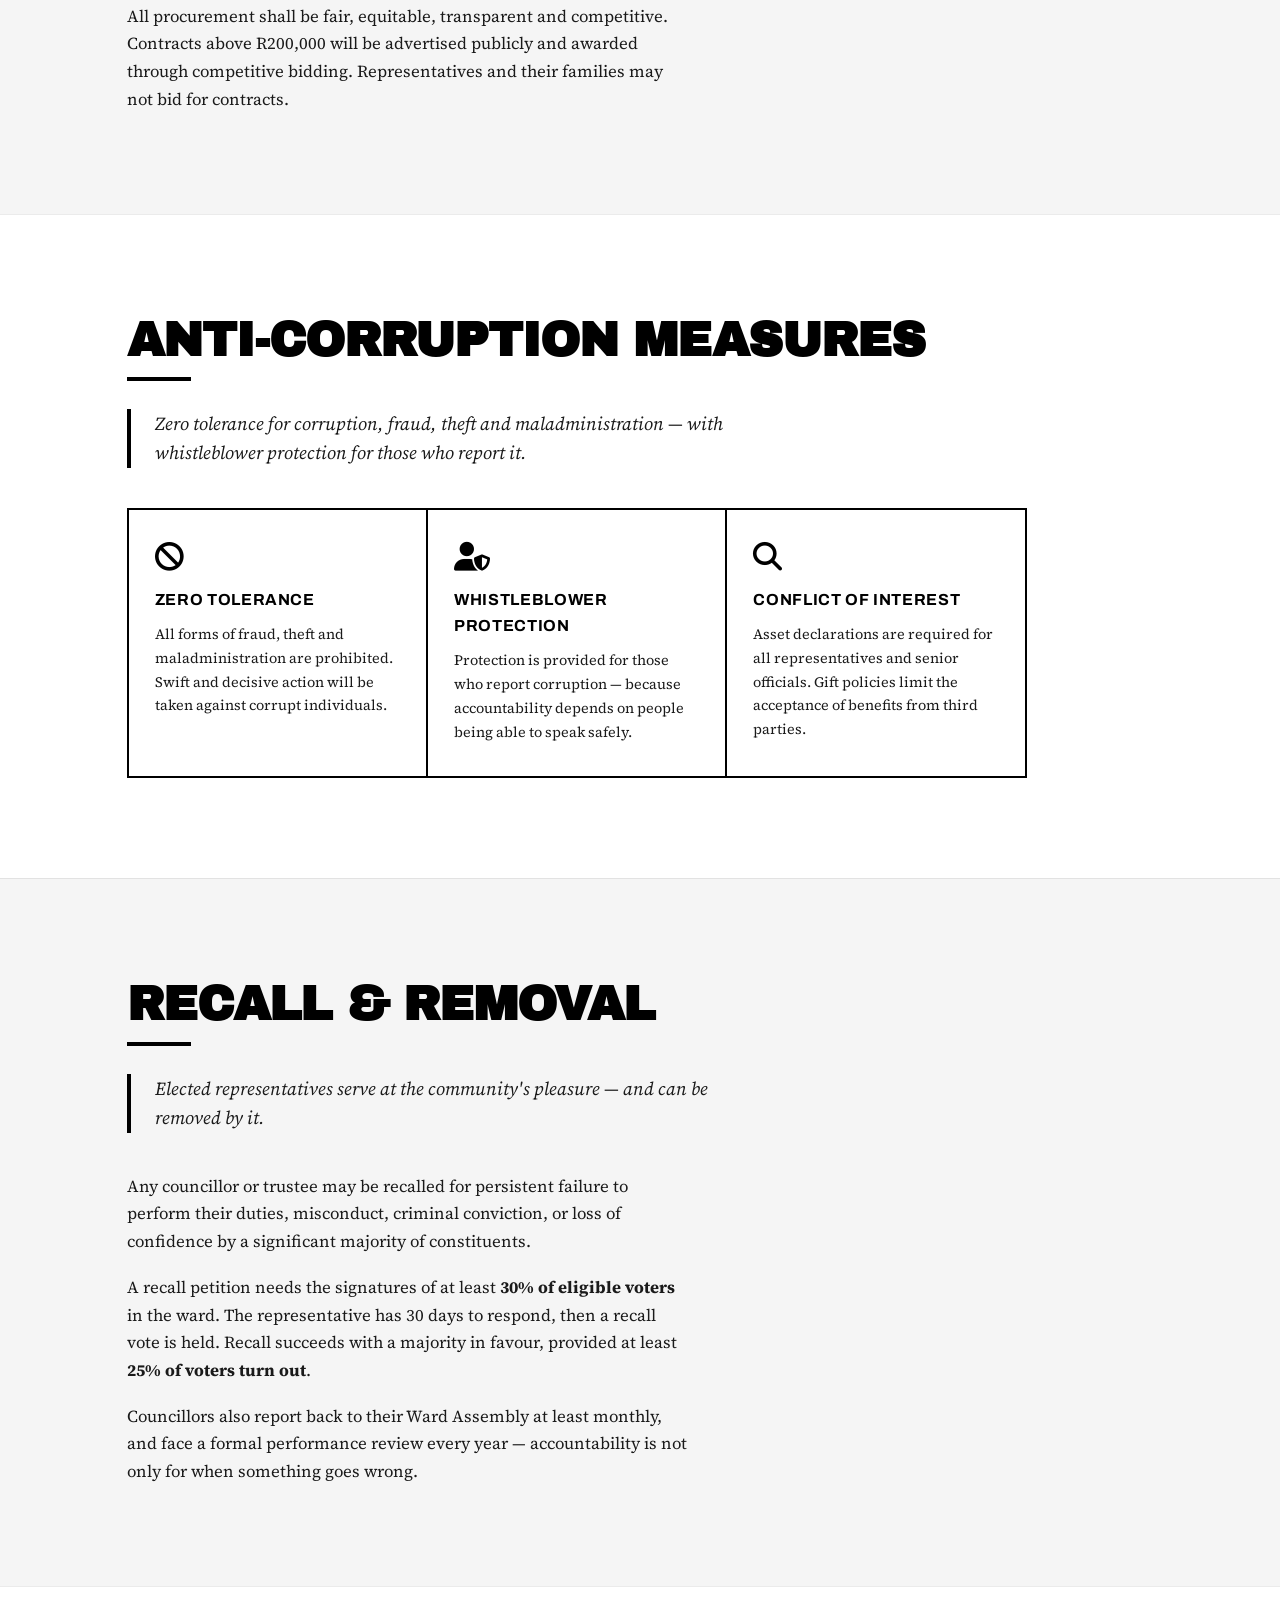
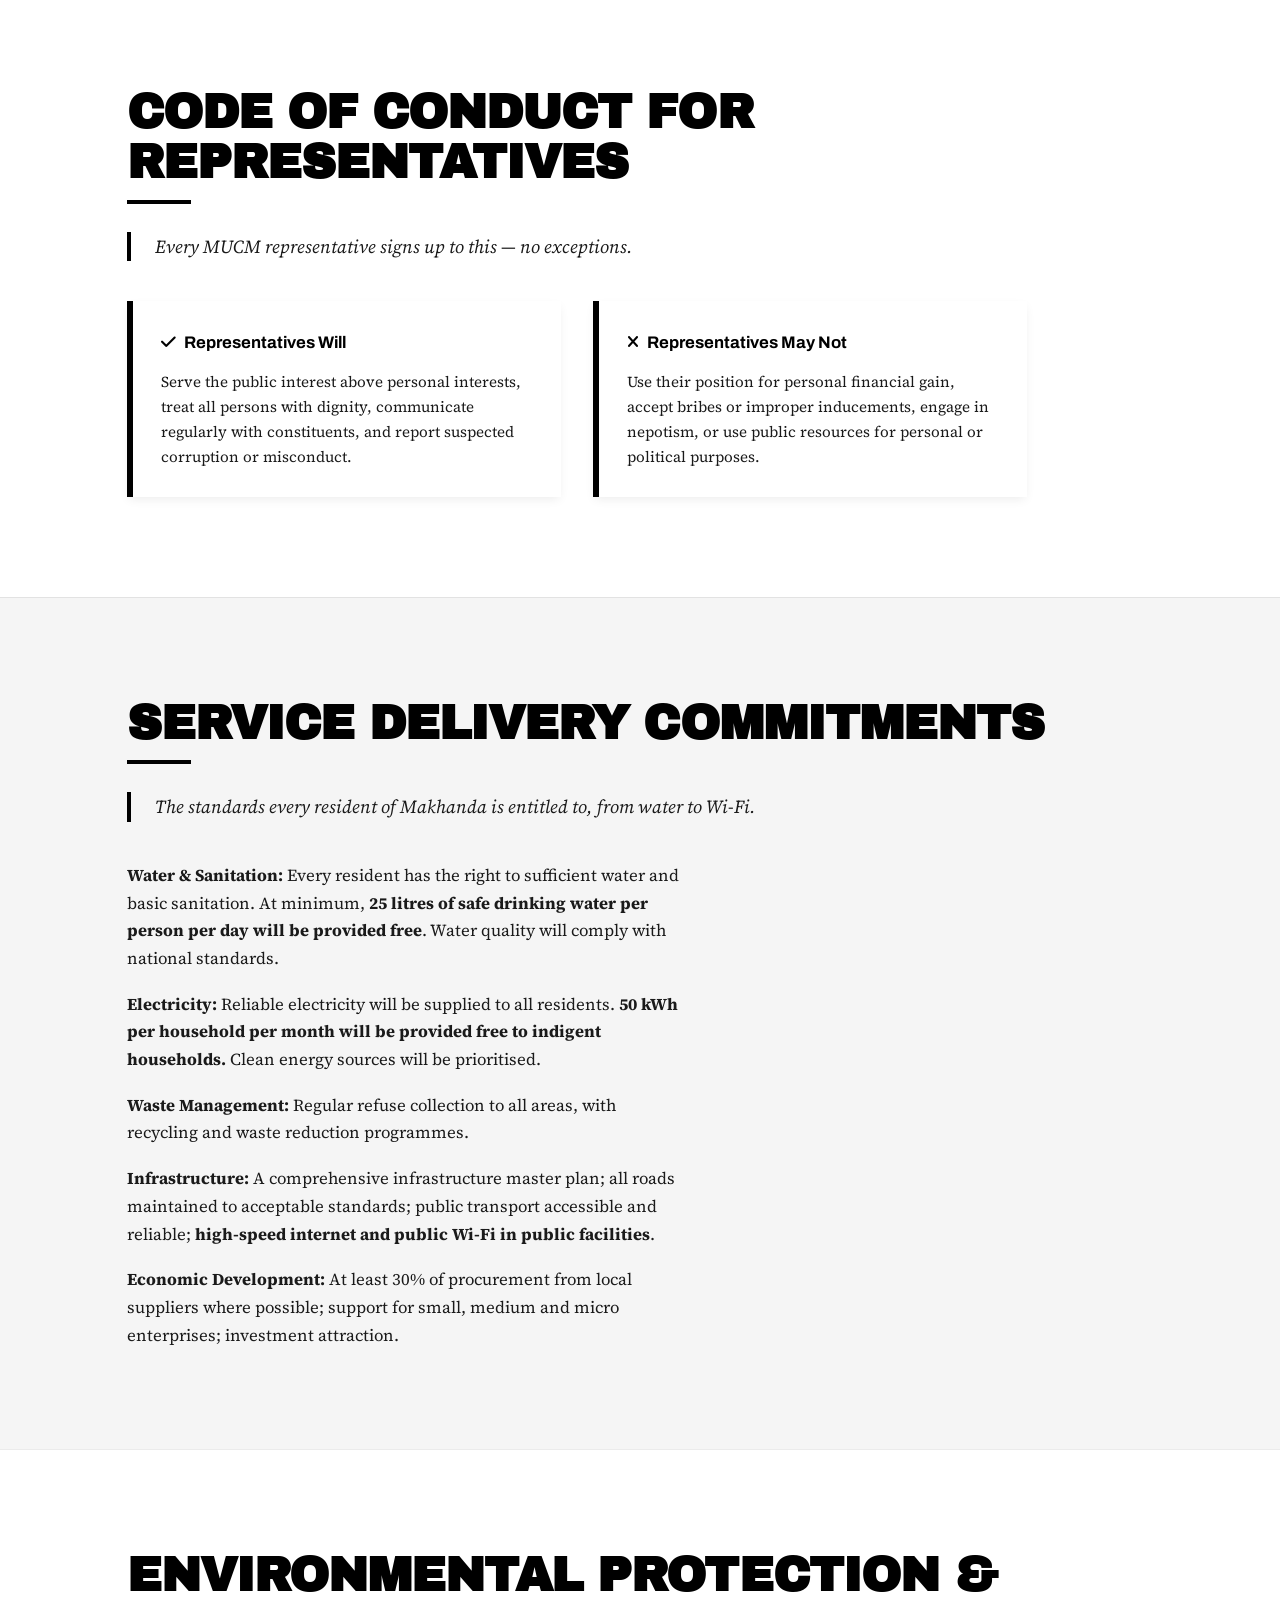
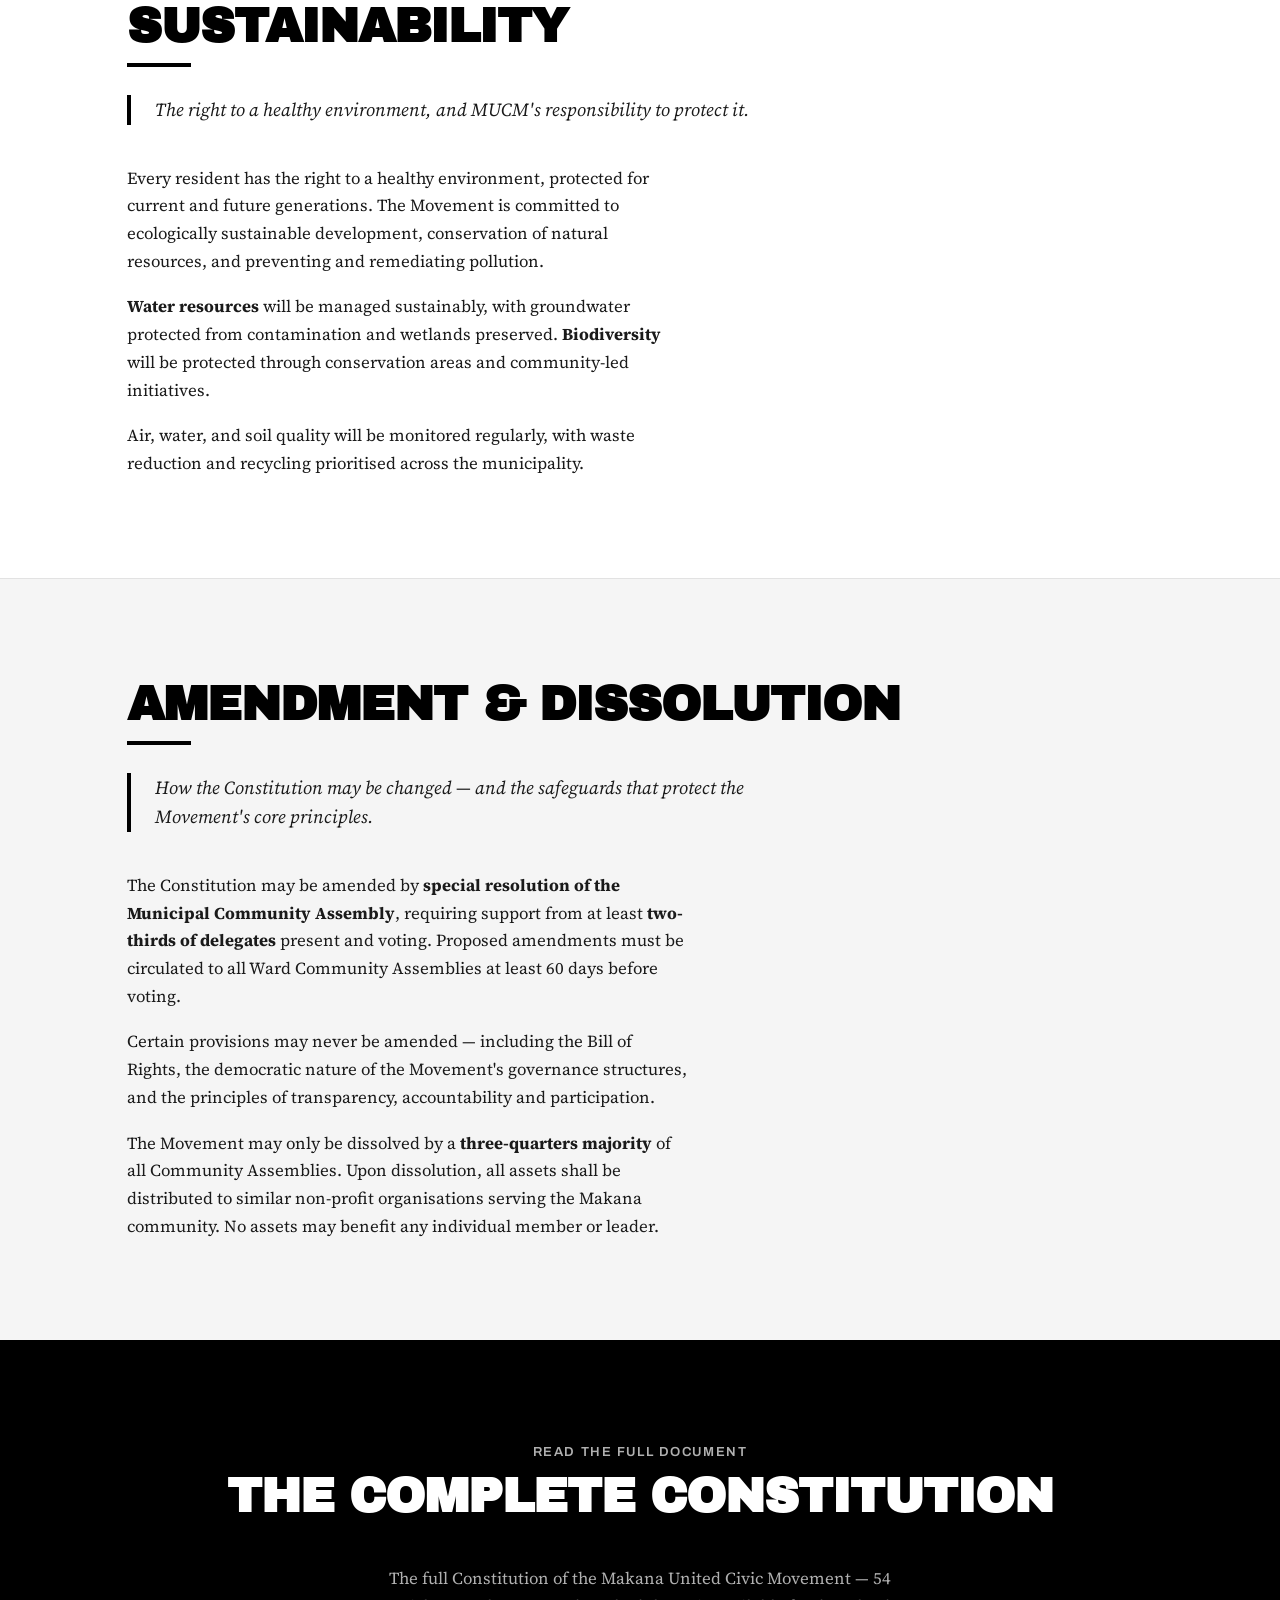
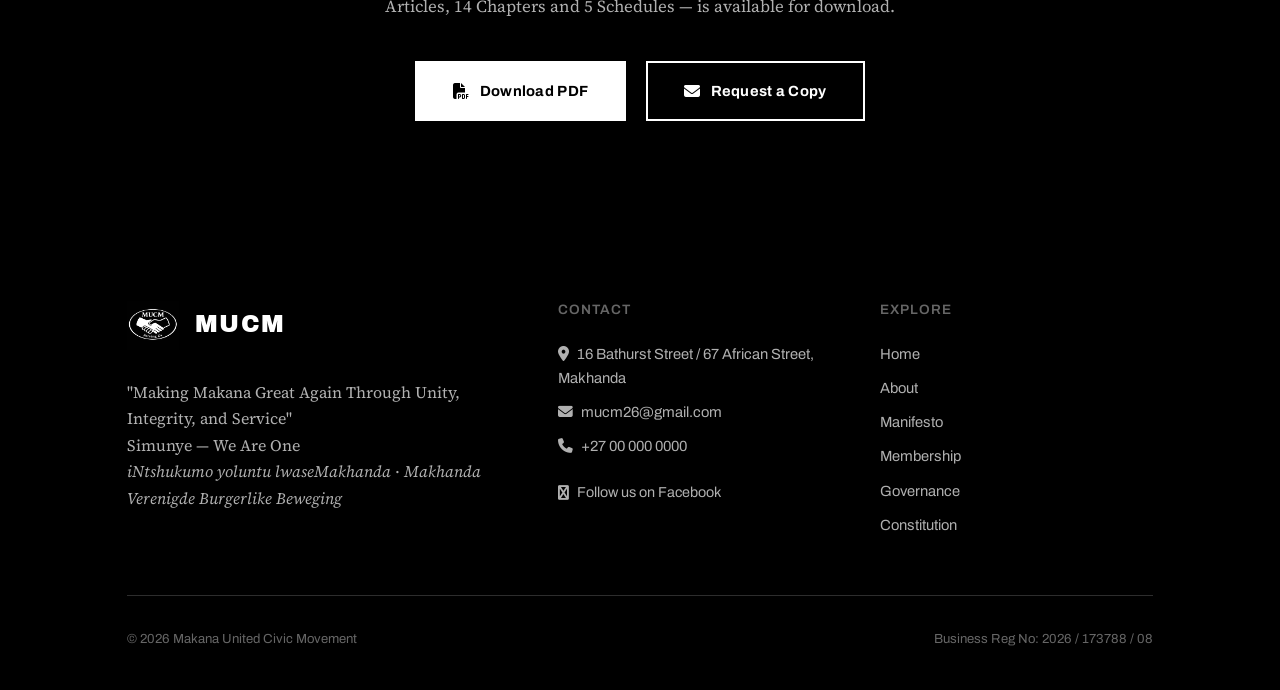
<file: constitution.html>
<!DOCTYPE html>
<html lang="en">
<head>
  <meta charset="UTF-8">
  <meta name="viewport" content="width=device-width, initial-scale=1.0">
  <title>Constitution · Makana United Civic Movement</title>
  <link rel="preconnect" href="https://fonts.googleapis.com">
  <link rel="preconnect" href="https://fonts.gstatic.com" crossorigin>
  <link href="https://fonts.googleapis.com/css2?family=Archivo:wght@400;500;600;700&family=Archivo+Black&family=Source+Serif+4:ital,opsz,wght@0,8..60,400;0,8..60,600;1,8..60,400&display=swap" rel="stylesheet">
  <link rel="stylesheet" href="https://cdnjs.cloudflare.com/ajax/libs/font-awesome/6.4.0/css/all.min.css">
  <link rel="stylesheet" href="style.css">
</head>
<body>

<header>
  <div class="wrap nav-row">
    <div class="mark">
      <img src="assets/logo.jpeg" alt="MUCM logo">
      <span>MUCM</span>
    </div>
    <nav class="links">
      <a href="index.html">Home</a>
      <a href="about.html">About</a>
      <a href="manifesto.html">Manifesto</a>
      <a href="membership.html">Membership</a>
      <a href="governance.html">Governance</a>
              <a href="constitution.html">Constitution</a>

    </nav>
    <a href="membership.html#involved" class="nav-cta">Join the Movement</a>
    <button class="menu-btn" aria-label="Open menu"><span></span></button>
  </div>
</header>

<main id="top">

  <!-- INTRO -->
  <section class="rule-top" id="intro">
    <div class="wrap">
      <p class="kicker">The Founding Document</p>
      <h2>The Constitution of MUCM</h2>
      <p class="lede">We, the people of Makhanda, meeting in Community Assembly,
hereby adopt this Constitution as our supreme law and
fundamental charter of governance.</p>
      <div style="max-width:70ch; margin-top:32px;">
        <p style="color:var(--soft-black); font-size:1.05rem; margin-bottom:18px;">The Constitution of the Makana United Civic Movement establishes the Movement as a juristic person under the Non-Profit Organisations Act 71 of 1997, sets out the rights of every resident of Makhanda, and provides the framework through which the Movement governs itself, manages public resources, and delivers on its promises.</p>
        <p style="color:var(--soft-black); font-size:1.05rem; margin-bottom:18px;">It consists of <strong>54 Articles in 14 Chapters plus 5 Schedules</strong>, and is the supreme law of the Movement. Any law, policy, decision or conduct inconsistent with the Constitution is invalid.</p>
        <p style="color:var(--soft-black); font-size:1.05rem; margin-bottom:0;"><a href="governance.html" style="color:var(--black); font-weight:600; border-bottom:2px solid var(--black);">See how MUCM is governed →</a></p>
      </div>

      <div class="involved-actions" style="justify-content:flex-start; margin-top:40px;">
        <a href="assets/constitution.pdf" class="btn btn-dark-solid" download><i class="fas fa-file-pdf"></i> Download Full Constitution (PDF)</a>
      </div>
    </div>
  </section>

  <!-- FOUNDING PROVISIONS -->
  <section class="rule-top" style="background:var(--grey-panel);" id="founding">
    <div class="wrap">
      <h2>Founding Provisions</h2>
      <p class="lede" style="margin-bottom:32px;">Establishment, legal status, territorial jurisdiction and constitutional supremacy.</p>

      <div style="max-width:70ch;">
        <p style="color:var(--soft-black); font-size:1.05rem; margin-bottom:18px;">The Movement is known as the <strong>Makana United Civic Movement</strong> (MUCM). It may also be referred to by its official isiXhosa name, <em>iNtshukumo yoluntu lwaseMakhanda</em>, and its Afrikaans name, <em>Makhanda Verenigde Burgerlike Beweging</em>.</p>
        <p style="color:var(--soft-black); font-size:1.05rem; margin-bottom:18px;">The Movement is established as a juristic person under the Non-Profit Organisations Act 71 of 1997, has perpetual succession, may sue and be sued in its own name, and shall register as a Public Benefit Organisation under the Income Tax Act 58 of 1962.</p>
        <p style="color:var(--soft-black); font-size:1.05rem; margin-bottom:0;">It operates within the municipal boundaries of Makana Local Municipality, Eastern Cape Province.</p>
      </div>
    </div>
  </section>

  <!-- BILL OF RIGHTS -->
  <section class="rule-top" id="rights">
    <div class="wrap">
      <h2>Bill of Rights for Makhanda Residents</h2>
      <p class="lede" style="margin-bottom:40px;">The rights of every person within the Movement's territorial jurisdiction.</p>

      <div style="display:grid; grid-template-columns:1fr 1fr; gap:32px; max-width:900px;">

        <div style="padding:28px; background:var(--white); border-left:6px solid var(--black); box-shadow:var(--shadow-sm);">
          <h3 style="font-family:var(--font-label); font-weight:700; font-size:1.1rem; margin:0 0 12px; color:var(--black);"><i class="fas fa-dove" style="margin-right:8px;"></i>Human Dignity</h3>
          <p style="font-size:0.95rem; color:var(--soft-black); margin:0;">Every resident has inherent dignity and the right to have such dignity respected and protected. No resident may be subjected to degrading treatment or punishment.</p>
        </div>

        <div style="padding:28px; background:var(--white); border-left:6px solid var(--black); box-shadow:var(--shadow-sm);">
          <h3 style="font-family:var(--font-label); font-weight:700; font-size:1.1rem; margin:0 0 12px; color:var(--black);"><i class="fas fa-equals" style="margin-right:8px;"></i>Equality</h3>
          <p style="font-size:0.95rem; color:var(--soft-black); margin:0;">All residents are equal before the law and entitled to equal protection and benefit of the law, without unfair discrimination on any ground.</p>
        </div>

        <div style="padding:28px; background:var(--white); border-left:6px solid var(--black); box-shadow:var(--shadow-sm);">
          <h3 style="font-family:var(--font-label); font-weight:700; font-size:1.1rem; margin:0 0 12px; color:var(--black);"><i class="fas fa-shield-alt" style="margin-right:8px;"></i>Life, Liberty &amp; Security</h3>
          <p style="font-size:0.95rem; color:var(--soft-black); margin:0;">Every resident has the right to life, liberty, and security of person and property, and to freedom from all forms of violence.</p>
        </div>

        <div style="padding:28px; background:var(--white); border-left:6px solid var(--black); box-shadow:var(--shadow-sm);">
          <h3 style="font-family:var(--font-label); font-weight:700; font-size:1.1rem; margin:0 0 12px; color:var(--black);"><i class="fas fa-vote-yea" style="margin-right:8px;"></i>Political Rights</h3>
          <p style="font-size:0.95rem; color:var(--soft-black); margin:0;">Every adult resident has the right to participate in political activities, to vote in municipal elections, and to peaceful assembly and association.</p>
        </div>

        <div style="padding:28px; background:var(--white); border-left:6px solid var(--black); box-shadow:var(--shadow-sm);">
          <h3 style="font-family:var(--font-label); font-weight:700; font-size:1.1rem; margin:0 0 12px; color:var(--black);"><i class="fas fa-house-chimney" style="margin-right:8px;"></i>Socio-Economic Rights</h3>
          <p style="font-size:0.95rem; color:var(--soft-black); margin:0;">Every resident has the right to access adequate water, sanitation, electricity, waste management, housing, health care, education and economic activity.</p>
        </div>

        <div style="padding:28px; background:var(--white); border-left:6px solid var(--black); box-shadow:var(--shadow-sm);">
          <h3 style="font-family:var(--font-label); font-weight:700; font-size:1.1rem; margin:0 0 12px; color:var(--black);"><i class="fas fa-gavel" style="margin-right:8px;"></i>Access to Information &amp; Justice</h3>
          <p style="font-size:0.95rem; color:var(--soft-black); margin:0;">Every resident has the right to access information held by the Movement, to just administrative action, and to approach a competent court for redress.</p>
        </div>

      </div>
    </div>
  </section>

  <!-- FINANCIAL MANAGEMENT -->
  <section class="rule-top" style="background:var(--grey-panel);" id="financial">
    <div class="wrap">
      <h2>Financial Management</h2>
      <p class="lede" style="margin-bottom:40px;">How MUCM will manage public money, deliver clean audits, and remain accountable to residents.</p>

      <div style="max-width:70ch;">
        <p style="color:var(--soft-black); font-size:1.05rem; margin-bottom:18px;">All funds shall be managed transparently and in the public interest. <strong>Annual audits by independent chartered accountants are mandatory.</strong> Public disclosure of all income, expenditure, and assets is required. No personal enrichment from Movement activities is permitted.</p>
        <p style="color:var(--soft-black); font-size:1.05rem; margin-bottom:18px;">The Movement will publicly disclose: annual audited financial statements; quarterly financial reports; all contracts and agreements above R50,000; salaries and benefits of all senior positions; details of all donations and grants received; and asset registers and major capital expenditures.</p>
        <p style="color:var(--soft-black); font-size:1.05rem; margin-bottom:0;">All procurement shall be fair, equitable, transparent and competitive. Contracts above R200,000 will be advertised publicly and awarded through competitive bidding. Representatives and their families may not bid for contracts.</p>
      </div>
    </div>
  </section>

  <!-- ANTI-CORRUPTION -->
  <section class="rule-top" id="anti-corruption">
    <div class="wrap">
      <h2>Anti-Corruption Measures</h2>
      <p class="lede" style="margin-bottom:40px;">Zero tolerance for corruption, fraud, theft and maladministration — with whistleblower protection for those who report it.</p>

      <div style="display:grid; grid-template-columns:repeat(3,1fr); gap:2px; background:var(--black); border:2px solid var(--black); max-width:900px;">

        <div style="background:var(--white); padding:32px 26px;">
          <i class="fas fa-ban" style="font-size:1.8rem; color:var(--black); margin-bottom:16px; display:block;"></i>
          <h3 style="font-family:var(--font-label); font-weight:700; font-size:1rem; text-transform:uppercase; letter-spacing:0.04em; margin-bottom:10px; color:var(--black);">Zero Tolerance</h3>
          <p style="font-size:0.9rem; color:var(--soft-black); margin:0;">All forms of fraud, theft and maladministration are prohibited. Swift and decisive action will be taken against corrupt individuals.</p>
        </div>

        <div style="background:var(--white); padding:32px 26px;">
          <i class="fas fa-user-shield" style="font-size:1.8rem; color:var(--black); margin-bottom:16px; display:block;"></i>
          <h3 style="font-family:var(--font-label); font-weight:700; font-size:1rem; text-transform:uppercase; letter-spacing:0.04em; margin-bottom:10px; color:var(--black);">Whistleblower Protection</h3>
          <p style="font-size:0.9rem; color:var(--soft-black); margin:0;">Protection is provided for those who report corruption — because accountability depends on people being able to speak safely.</p>
        </div>

        <div style="background:var(--white); padding:32px 26px;">
          <i class="fas fa-search" style="font-size:1.8rem; color:var(--black); margin-bottom:16px; display:block;"></i>
          <h3 style="font-family:var(--font-label); font-weight:700; font-size:1rem; text-transform:uppercase; letter-spacing:0.04em; margin-bottom:10px; color:var(--black);">Conflict of Interest</h3>
          <p style="font-size:0.9rem; color:var(--soft-black); margin:0;">Asset declarations are required for all representatives and senior officials. Gift policies limit the acceptance of benefits from third parties.</p>
        </div>

      </div>
    </div>
  </section>

  <!-- RECALL & REMOVAL -->
  <section class="rule-top" style="background:var(--grey-panel);" id="recall">
    <div class="wrap">
      <h2>Recall &amp; Removal</h2>
      <p class="lede" style="margin-bottom:40px;">Elected representatives serve at the community's pleasure — and can be removed by it.</p>

      <div style="max-width:70ch;">
        <p style="color:var(--soft-black); font-size:1.05rem; margin-bottom:18px;">Any councillor or trustee may be recalled for persistent failure to perform their duties, misconduct, criminal conviction, or loss of confidence by a significant majority of constituents.</p>
        <p style="color:var(--soft-black); font-size:1.05rem; margin-bottom:18px;">A recall petition needs the signatures of at least <strong>30% of eligible voters</strong> in the ward. The representative has 30 days to respond, then a recall vote is held. Recall succeeds with a majority in favour, provided at least <strong>25% of voters turn out</strong>.</p>
        <p style="color:var(--soft-black); font-size:1.05rem; margin-bottom:0;">Councillors also report back to their Ward Assembly at least monthly, and face a formal performance review every year — accountability is not only for when something goes wrong.</p>
      </div>
    </div>
  </section>

  <!-- CODE OF CONDUCT -->
  <section class="rule-top" id="conduct">
    <div class="wrap">
      <h2>Code of Conduct for Representatives</h2>
      <p class="lede" style="margin-bottom:40px;">Every MUCM representative signs up to this — no exceptions.</p>

      <div style="display:grid; grid-template-columns:1fr 1fr; gap:32px; max-width:900px;">
        <div style="padding:28px; background:var(--white); border-left:6px solid var(--black); box-shadow:var(--shadow-sm);">
          <h3 style="font-family:var(--font-label); font-weight:700; font-size:1.05rem; margin:0 0 12px;"><i class="fas fa-check" style="margin-right:8px;"></i>Representatives Will</h3>
          <p style="font-size:0.95rem; color:var(--soft-black); margin:0;">Serve the public interest above personal interests, treat all persons with dignity, communicate regularly with constituents, and report suspected corruption or misconduct.</p>
        </div>
        <div style="padding:28px; background:var(--white); border-left:6px solid var(--black); box-shadow:var(--shadow-sm);">
          <h3 style="font-family:var(--font-label); font-weight:700; font-size:1.05rem; margin:0 0 12px;"><i class="fas fa-xmark" style="margin-right:8px;"></i>Representatives May Not</h3>
          <p style="font-size:0.95rem; color:var(--soft-black); margin:0;">Use their position for personal financial gain, accept bribes or improper inducements, engage in nepotism, or use public resources for personal or political purposes.</p>
        </div>
      </div>
    </div>
  </section>

  <!-- SERVICE DELIVERY -->
  <section class="rule-top" style="background:var(--grey-panel);" id="service">
    <div class="wrap">
      <h2>Service Delivery Commitments</h2>
      <p class="lede" style="margin-bottom:40px;">The standards every resident of Makhanda is entitled to, from water to Wi-Fi.</p>

      <div style="max-width:70ch;">
        <p style="color:var(--soft-black); font-size:1.05rem; margin-bottom:18px;"><strong>Water &amp; Sanitation:</strong> Every resident has the right to sufficient water and basic sanitation. At minimum, <strong>25 litres of safe drinking water per person per day will be provided free</strong>. Water quality will comply with national standards.</p>
        <p style="color:var(--soft-black); font-size:1.05rem; margin-bottom:18px;"><strong>Electricity:</strong> Reliable electricity will be supplied to all residents. <strong>50 kWh per household per month will be provided free to indigent households.</strong> Clean energy sources will be prioritised.</p>
        <p style="color:var(--soft-black); font-size:1.05rem; margin-bottom:18px;"><strong>Waste Management:</strong> Regular refuse collection to all areas, with recycling and waste reduction programmes.</p>
        <p style="color:var(--soft-black); font-size:1.05rem; margin-bottom:18px;"><strong>Infrastructure:</strong> A comprehensive infrastructure master plan; all roads maintained to acceptable standards; public transport accessible and reliable; <strong>high-speed internet and public Wi-Fi in public facilities</strong>.</p>
        <p style="color:var(--soft-black); font-size:1.05rem; margin-bottom:0;"><strong>Economic Development:</strong> At least 30% of procurement from local suppliers where possible; support for small, medium and micro enterprises; investment attraction.</p>
      </div>
    </div>
  </section>

  <!-- ENVIRONMENTAL PROTECTION -->
  <section class="rule-top" id="environment">
    <div class="wrap">
      <h2>Environmental Protection &amp; Sustainability</h2>
      <p class="lede" style="margin-bottom:40px;">The right to a healthy environment, and MUCM's responsibility to protect it.</p>

      <div style="max-width:70ch;">
        <p style="color:var(--soft-black); font-size:1.05rem; margin-bottom:18px;">Every resident has the right to a healthy environment, protected for current and future generations. The Movement is committed to ecologically sustainable development, conservation of natural resources, and preventing and remediating pollution.</p>
        <p style="color:var(--soft-black); font-size:1.05rem; margin-bottom:18px;"><strong>Water resources</strong> will be managed sustainably, with groundwater protected from contamination and wetlands preserved. <strong>Biodiversity</strong> will be protected through conservation areas and community-led initiatives.</p>
        <p style="color:var(--soft-black); font-size:1.05rem; margin-bottom:0;">Air, water, and soil quality will be monitored regularly, with waste reduction and recycling prioritised across the municipality.</p>
      </div>
    </div>
  </section>

  <!-- AMENDMENT & DISSOLUTION -->
  <section class="rule-top" style="background:var(--grey-panel);" id="amendment">
    <div class="wrap">
      <h2>Amendment &amp; Dissolution</h2>
      <p class="lede" style="margin-bottom:40px;">How the Constitution may be changed — and the safeguards that protect the Movement's core principles.</p>

      <div style="max-width:70ch;">
        <p style="color:var(--soft-black); font-size:1.05rem; margin-bottom:18px;">The Constitution may be amended by <strong>special resolution of the Municipal Community Assembly</strong>, requiring support from at least <strong>two-thirds of delegates</strong> present and voting. Proposed amendments must be circulated to all Ward Community Assemblies at least 60 days before voting.</p>
        <p style="color:var(--soft-black); font-size:1.05rem; margin-bottom:18px;">Certain provisions may never be amended — including the Bill of Rights, the democratic nature of the Movement's governance structures, and the principles of transparency, accountability and participation.</p>
        <p style="color:var(--soft-black); font-size:1.05rem; margin-bottom:0;">The Movement may only be dissolved by a <strong>three-quarters majority</strong> of all Community Assemblies. Upon dissolution, all assets shall be distributed to similar non-profit organisations serving the Makana community. No assets may benefit any individual member or leader.</p>
      </div>
    </div>
  </section>

  <!-- DOWNLOAD -->
  <section class="rule-top" style="background:var(--black); color:var(--white);" id="download">
    <div class="wrap" style="text-align:center;">
      <p class="kicker" style="color:var(--grey-light);">Read the Full Document</p>
      <h2 style="color:var(--white);">The complete Constitution</h2>
      <p style="color:var(--grey-light); max-width:60ch; margin:0 auto 40px; font-size:1.05rem;">The full Constitution of the Makana United Civic Movement — 54 Articles, 14 Chapters and 5 Schedules — is available for download.</p>
      <div style="display:flex; gap:20px; justify-content:center; flex-wrap:wrap;">
        <a href="assets/constitution.pdf" class="btn btn-solid" download><i class="fas fa-file-pdf"></i> Download PDF</a>
        <a href="mailto:mucm26@gmail.com" class="btn btn-outline" style="border-color:var(--white); color:var(--white);"><i class="fas fa-envelope"></i> Request a Copy</a>
      </div>
    </div>
  </section>

</main>

<footer id="contact">
  <div class="wrap">
    <div class="footer-top">
      <div>
        <div class="footer-brand">
          <img src="assets/logo.jpeg" alt="MUCM logo">
          <span>MUCM</span>
        </div>
        <div class="footer-taglines">
          <p>"Making Makana Great Again Through Unity, Integrity, and Service"</p>
          <p>Simunye — We Are One</p>
          <p><em>iNtshukumo yoluntu lwaseMakhanda</em> · <em>Makhanda Verenigde Burgerlike Beweging</em></p>
        </div>
      </div>
      <div class="footer-col">
        <h4>Contact</h4>
        <p><i class="fas fa-map-marker-alt" style="margin-right:8px;"></i>16 Bathurst Street / 67 African Street, Makhanda</p>
        <a href="mailto:mucm26@gmail.com"><i class="fas fa-envelope" style="margin-right:8px;"></i>mucm26@gmail.com</a>
        <a href="tel:+27000000000"><i class="fas fa-phone" style="margin-right:8px;"></i>+27 00 000 0000</a>
        <div class="footer-social" style="margin-top:20px;">
          <a href="https://www.facebook.com/profile.php?id=61592647917683" target="_blank" rel="noopener" aria-label="MUCM on Facebook" style="display:inline-flex; align-items:center; gap:8px; color:var(--grey-light); font-family:var(--font-label); font-size:0.9rem;">
            <i class="fas fa-facebook-f"></i> Follow us on Facebook
          </a>
        </div>
      </div>
      <div class="footer-col">
        <h4>Explore</h4>
        <a href="index.html">Home</a>
        <a href="about.html">About</a>
        <a href="manifesto.html">Manifesto</a>
        <a href="membership.html">Membership</a>
        <a href="governance.html">Governance</a>
        <a href="constitution.html">Constitution</a>
      </div>
    </div>
    <div class="footer-bottom">
      <span>© 2026 Makana United Civic Movement</span>
      <span>Business Reg No: 2026 / 173788 / 08</span>
    </div>
  </div>
</footer>

</body>
</html>
</file>
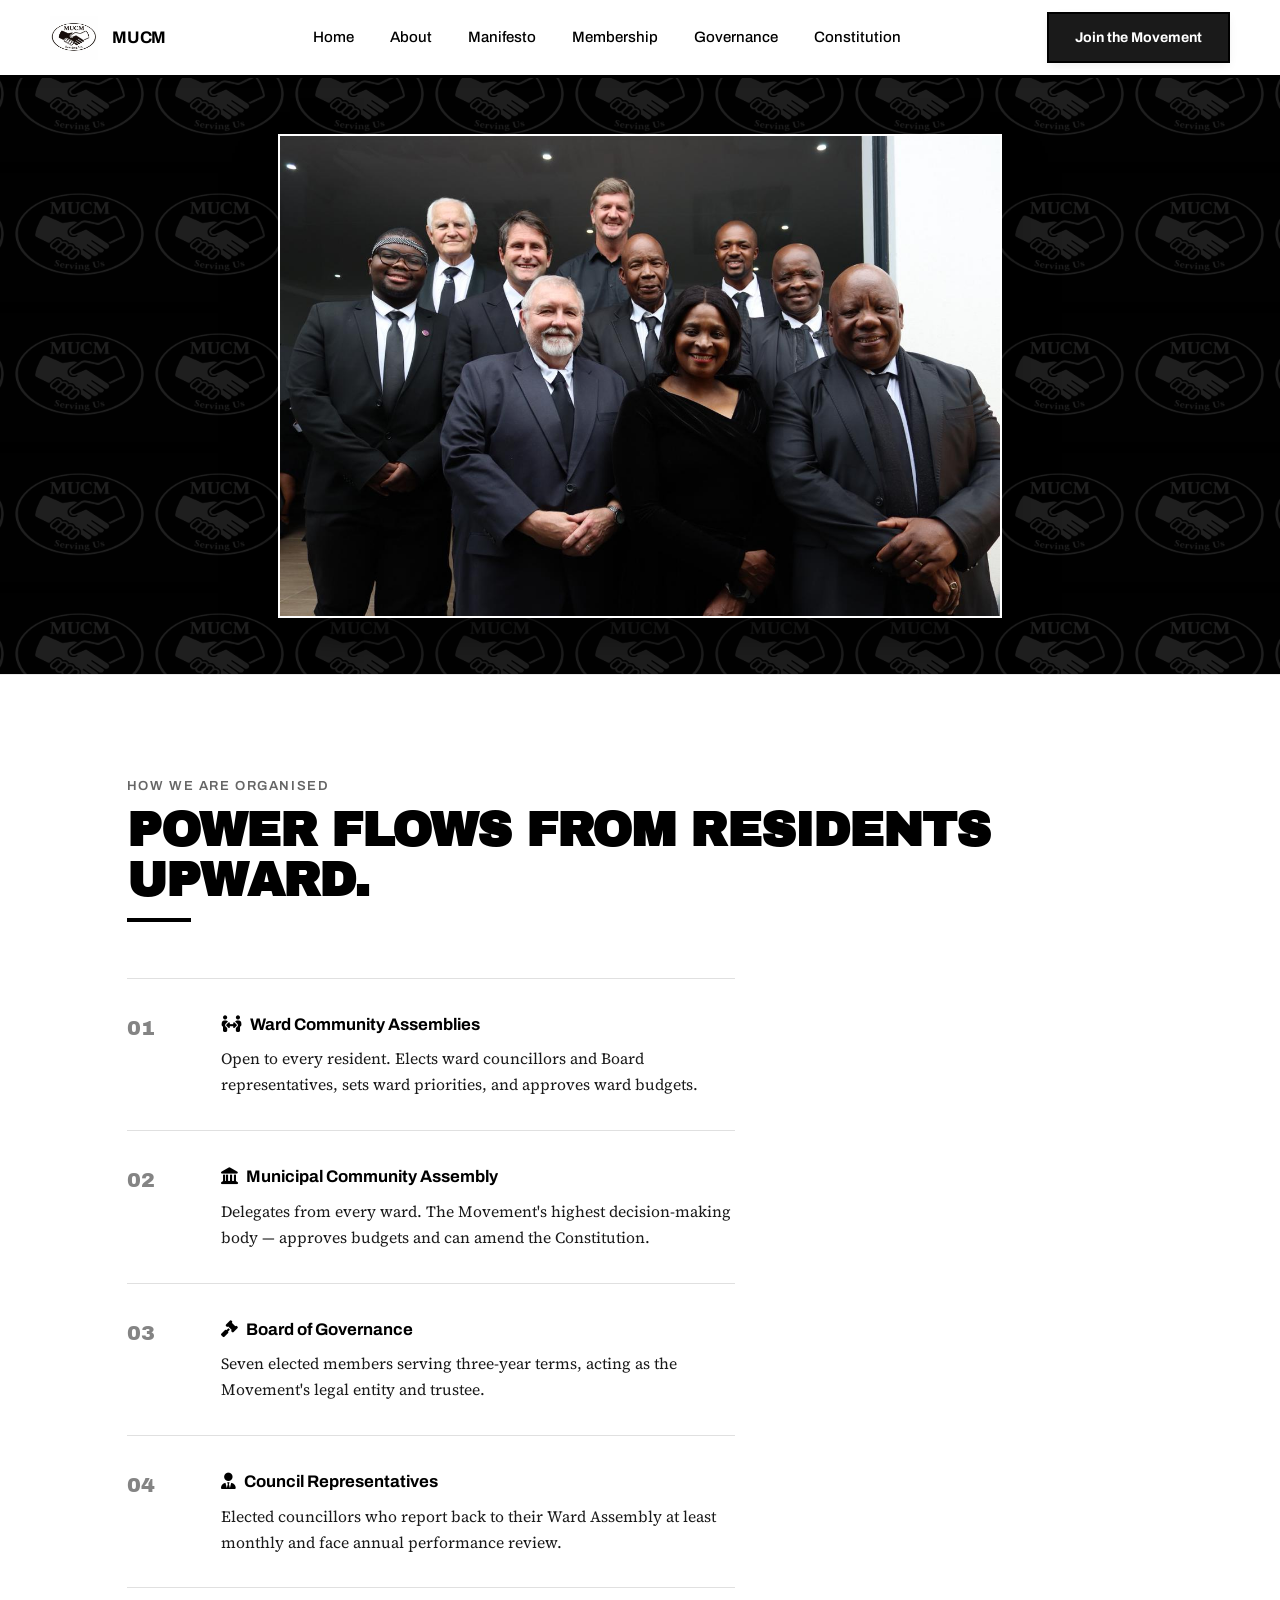
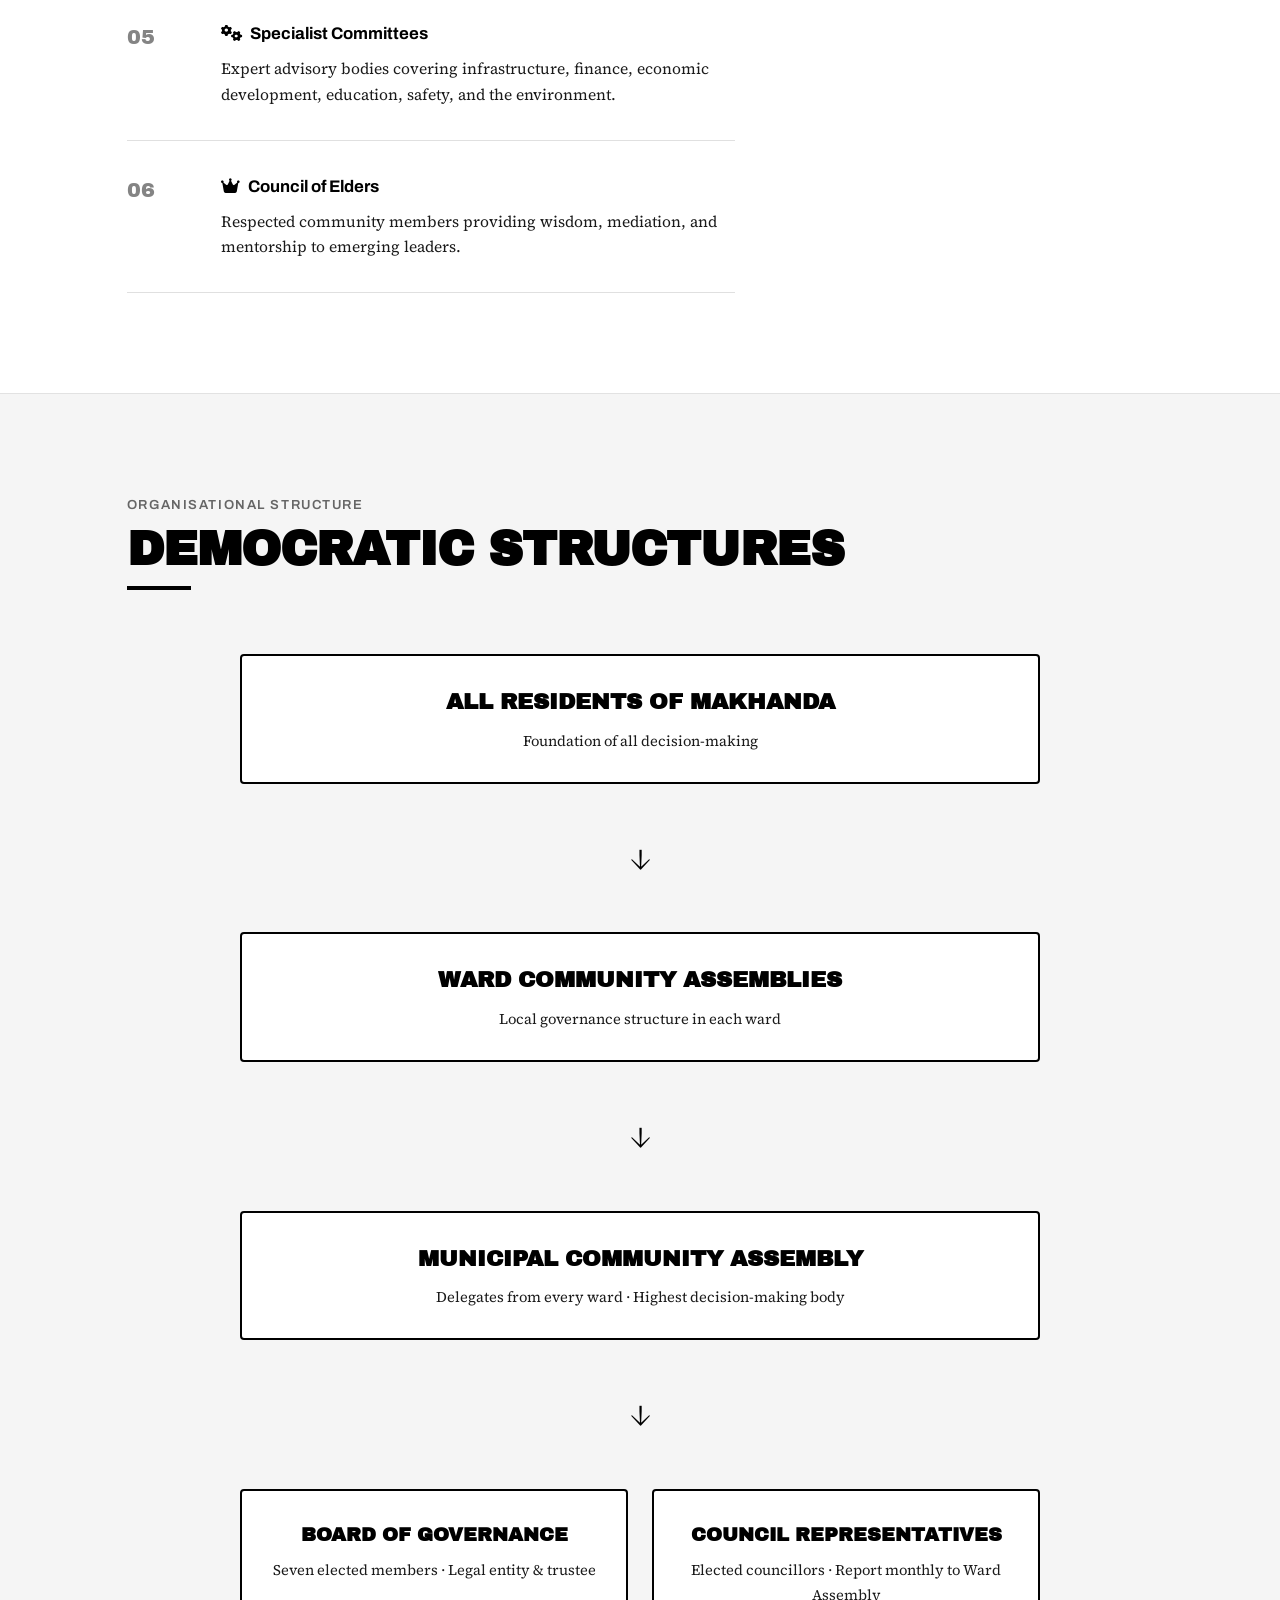
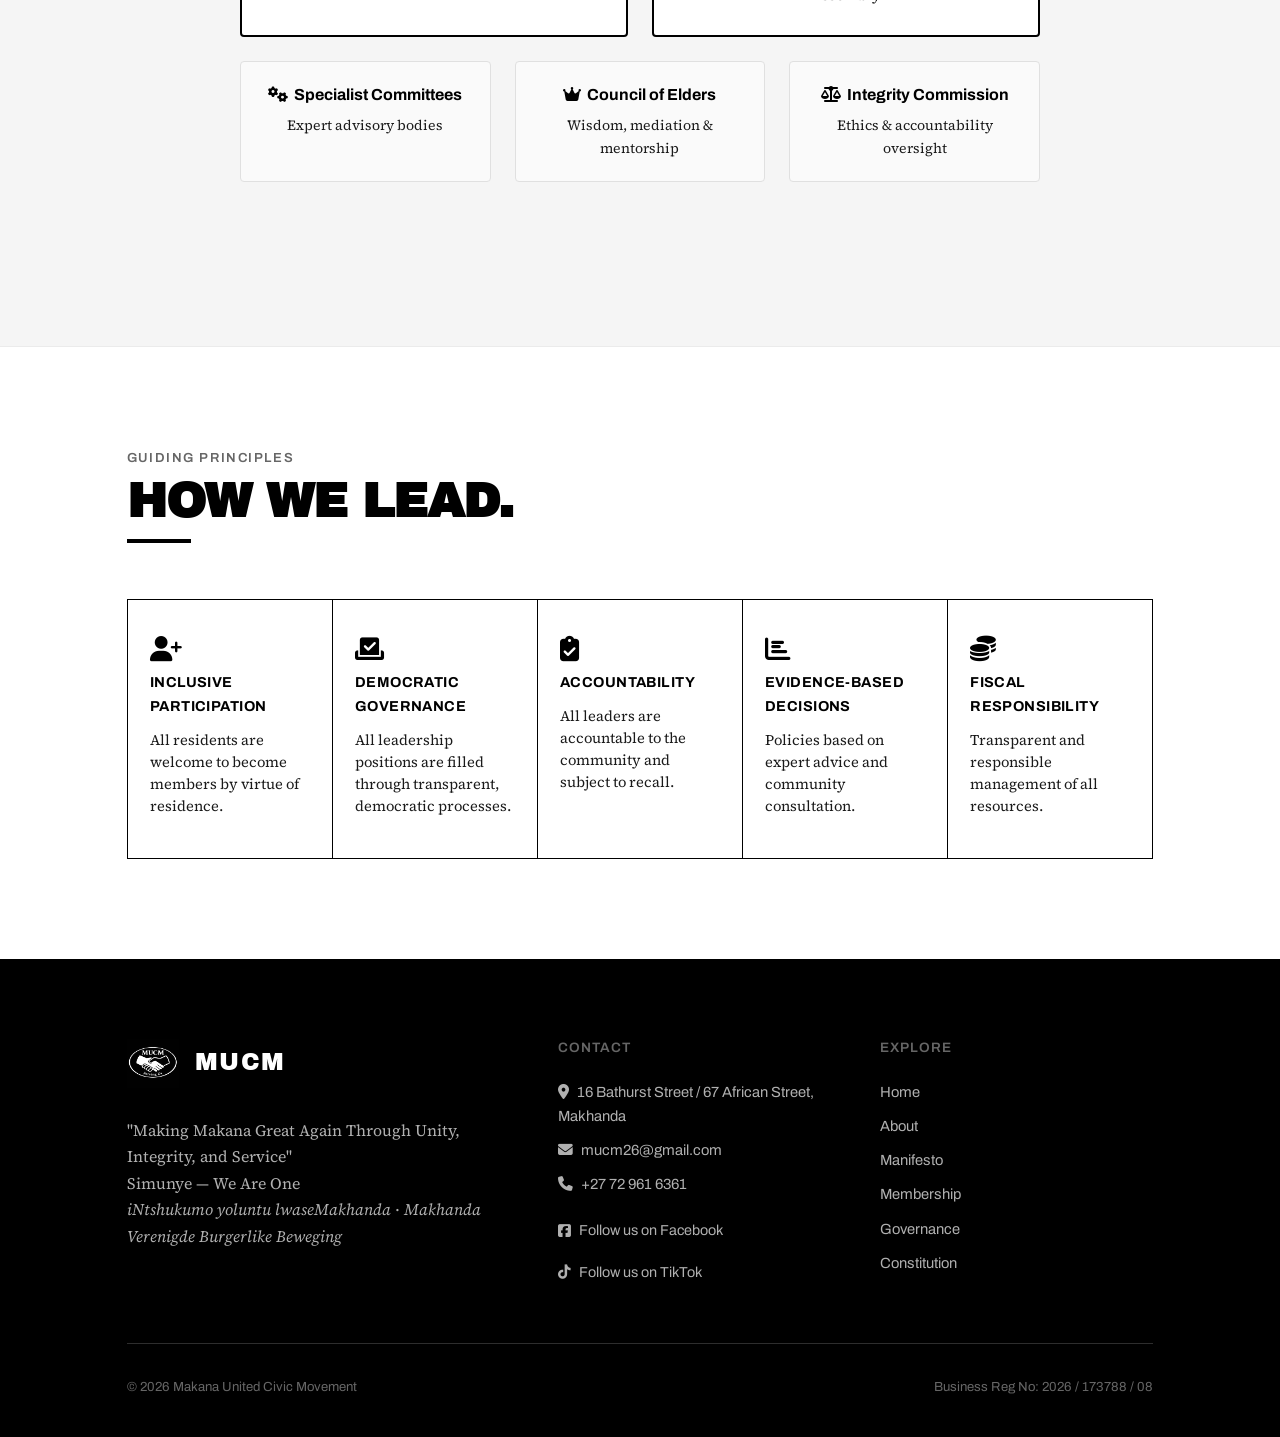
<file: governance.html>
<!DOCTYPE html>
<html lang="en">
<head>
  <meta charset="UTF-8">
  <meta name="viewport" content="width=device-width, initial-scale=1.0">
  <title>Governance · Makana United Civic Movement</title>
  <link rel="preconnect" href="https://fonts.googleapis.com">
  <link rel="preconnect" href="https://fonts.gstatic.com" crossorigin>
  <link href="https://fonts.googleapis.com/css2?family=Archivo:wght@400;500;600;700&family=Archivo+Black&family=Source+Serif+4:ital,opsz,wght@0,8..60,400;0,8..60,600;1,8..60,400&display=swap" rel="stylesheet">
  <link rel="stylesheet" href="https://cdnjs.cloudflare.com/ajax/libs/font-awesome/6.4.0/css/all.min.css">
  <link rel="stylesheet" href="style.css">
</head>
<body>

<header>
  <div class="wrap nav-row">
    <div class="mark">
      <img src="assets/logo.jpeg" alt="MUCM logo">
      <span>MUCM</span>
    </div>
    <nav class="links">
      <a href="index.html">Home</a>
      <a href="about.html">About</a>
      <a href="manifesto.html">Manifesto</a>
      <a href="membership.html">Membership</a>
      <a href="governance.html">Governance</a>
      <a href="constitution.html">Constitution</a>
    </nav>
    <a href="membership.html#involved" class="nav-cta">Join the Movement</a>
    <button class="menu-btn" aria-label="Open menu"><span></span></button>
  </div>
</header>

<main id="top">

<!-- BOARD HERO -->
<section class="board-hero">
  <figure class="board-hero-figure">
    <img src="assets/board-formal.jpeg" alt="MUCM Board of Governance and leadership team in formal attire">
  </figure>
</section>

  <!-- STRUCTURE -->
  <section class="rule-top" id="structure">
    <div class="wrap">
      <p class="kicker">How We Are Organised</p>
      <h2>Power flows from residents upward.</h2>
      <ol class="structure-list">
        <li><div><h3><i class="fas fa-people-arrows" style="margin-right:8px;"></i>Ward Community Assemblies</h3><p>Open to every resident. Elects ward councillors and Board representatives, sets ward priorities, and approves ward budgets.</p></div></li>
        <li><div><h3><i class="fas fa-landmark" style="margin-right:8px;"></i>Municipal Community Assembly</h3><p>Delegates from every ward. The Movement's highest decision-making body — approves budgets and can amend the Constitution.</p></div></li>
        <li><div><h3><i class="fas fa-gavel" style="margin-right:8px;"></i>Board of Governance</h3><p>Seven elected members serving three-year terms, acting as the Movement's legal entity and trustee.</p></div></li>
        <li><div><h3><i class="fas fa-user-tie" style="margin-right:8px;"></i>Council Representatives</h3><p>Elected councillors who report back to their Ward Assembly at least monthly and face annual performance review.</p></div></li>
        <li><div><h3><i class="fas fa-cogs" style="margin-right:8px;"></i>Specialist Committees</h3><p>Expert advisory bodies covering infrastructure, finance, economic development, education, safety, and the environment.</p></div></li>
        <li><div><h3><i class="fas fa-crown" style="margin-right:8px;"></i>Council of Elders</h3><p>Respected community members providing wisdom, mediation, and mentorship to emerging leaders.</p></div></li>
      </ol>
    </div>
  </section>

  <!-- DEMOCRATIC STRUCTURES -->
  <section class="rule-top" style="background:var(--grey-panel);">
    <div class="wrap">
      <p class="kicker">Organisational Structure</p>
      <h2>Democratic Structures</h2>

      <div style="max-width:800px; margin:64px auto; text-align:center;">
        <!-- Level 1 -->
        <div style="margin-bottom:48px; padding:28px; background:var(--white); border:2px solid var(--black); border-radius:4px;">
          <div style="font-family:var(--font-display); font-size:1.4rem; font-weight:700; color:var(--black); margin-bottom:8px;">ALL RESIDENTS OF MAKHANDA</div>
          <div style="font-size:0.92rem; color:var(--soft-black);">Foundation of all decision-making</div>
        </div>

        <div style="font-size:2rem; color:var(--black); margin-bottom:48px;">↓</div>

        <!-- Level 2 -->
        <div style="margin-bottom:48px; padding:28px; background:var(--white); border:2px solid var(--black); border-radius:4px;">
          <div style="font-family:var(--font-display); font-size:1.4rem; font-weight:700; color:var(--black); margin-bottom:8px;">WARD COMMUNITY ASSEMBLIES</div>
          <div style="font-size:0.92rem; color:var(--soft-black);">Local governance structure in each ward</div>
        </div>

        <div style="font-size:2rem; color:var(--black); margin-bottom:48px;">↓</div>

        <!-- Level 3 -->
        <div style="margin-bottom:48px; padding:28px; background:var(--white); border:2px solid var(--black); border-radius:4px;">
          <div style="font-family:var(--font-display); font-size:1.4rem; font-weight:700; color:var(--black); margin-bottom:8px;">MUNICIPAL COMMUNITY ASSEMBLY</div>
          <div style="font-size:0.92rem; color:var(--soft-black);">Delegates from every ward · Highest decision-making body</div>
        </div>

        <div style="font-size:2rem; color:var(--black); margin-bottom:48px;">↓</div>

        <!-- Level 4 -->
        <div style="display:grid; grid-template-columns:1fr 1fr; gap:24px; margin-bottom:0;">
          <div style="padding:28px; background:var(--white); border:2px solid var(--black); border-radius:4px;">
            <div style="font-family:var(--font-display); font-size:1.2rem; font-weight:700; color:var(--black); margin-bottom:8px;">BOARD OF GOVERNANCE</div>
            <div style="font-size:0.92rem; color:var(--soft-black);">Seven elected members · Legal entity &amp; trustee</div>
          </div>
          <div style="padding:28px; background:var(--white); border:2px solid var(--black); border-radius:4px;">
            <div style="font-family:var(--font-display); font-size:1.2rem; font-weight:700; color:var(--black); margin-bottom:8px;">COUNCIL REPRESENTATIVES</div>
            <div style="font-size:0.92rem; color:var(--soft-black);">Elected councillors · Report monthly to Ward Assembly</div>
          </div>
        </div>

        <!-- Supporting bodies -->
        <div style="display:grid; grid-template-columns:1fr 1fr 1fr; gap:24px; margin-top:24px;">
          <div style="padding:20px; background:#fafafa; border:1px solid var(--grey-line); border-radius:4px;">
            <div style="font-family:var(--font-label); font-weight:700; font-size:1rem; color:var(--black); margin-bottom:6px;"><i class="fas fa-cogs" style="margin-right:6px;"></i>Specialist Committees</div>
            <div style="font-size:0.88rem; color:var(--soft-black);">Expert advisory bodies</div>
          </div>
          <div style="padding:20px; background:#fafafa; border:1px solid var(--grey-line); border-radius:4px;">
            <div style="font-family:var(--font-label); font-weight:700; font-size:1rem; color:var(--black); margin-bottom:6px;"><i class="fas fa-crown" style="margin-right:6px;"></i>Council of Elders</div>
            <div style="font-size:0.88rem; color:var(--soft-black);">Wisdom, mediation &amp; mentorship</div>
          </div>
          <div style="padding:20px; background:#fafafa; border:1px solid var(--grey-line); border-radius:4px;">
            <div style="font-family:var(--font-label); font-weight:700; font-size:1rem; color:var(--black); margin-bottom:6px;"><i class="fas fa-balance-scale" style="margin-right:6px;"></i>Integrity Commission</div>
            <div style="font-size:0.88rem; color:var(--soft-black);">Ethics &amp; accountability oversight</div>
          </div>
        </div>
      </div>
    </div>
  </section>

  <!-- GUIDING PRINCIPLES -->
  <section class="rule-top">
    <div class="wrap">
      <p class="kicker">Guiding Principles</p>
      <h2>How we lead.</h2>
      <div class="principles-grid">
        <div class="principle-card">
          <i class="fas fa-user-plus"></i>
          <h3>Inclusive Participation</h3>
          <p>All residents are welcome to become members by virtue of residence.</p>
        </div>
        <div class="principle-card">
          <i class="fas fa-vote-yea"></i>
          <h3>Democratic Governance</h3>
          <p>All leadership positions are filled through transparent, democratic processes.</p>
        </div>
        <div class="principle-card">
          <i class="fas fa-clipboard-check"></i>
          <h3>Accountability</h3>
          <p>All leaders are accountable to the community and subject to recall.</p>
        </div>
        <div class="principle-card">
          <i class="fas fa-chart-bar"></i>
          <h3>Evidence-Based Decisions</h3>
          <p>Policies based on expert advice and community consultation.</p>
        </div>
        <div class="principle-card">
          <i class="fas fa-coins"></i>
          <h3>Fiscal Responsibility</h3>
          <p>Transparent and responsible management of all resources.</p>
        </div>
      </div>
    </div>
  </section>

</main>

<footer id="contact">
  <div class="wrap">
    <div class="footer-top">
      <div>
        <div class="footer-brand">
          <img src="assets/logo.jpeg" alt="MUCM logo">
          <span>MUCM</span>
        </div>
        <div class="footer-taglines">
          <p>"Making Makana Great Again Through Unity, Integrity, and Service"</p>
          <p>Simunye — We Are One</p>
          <p><em>iNtshukumo yoluntu lwaseMakhanda</em> · <em>Makhanda Verenigde Burgerlike Beweging</em></p>
        </div>
      </div>
      <div class="footer-col">
        <h4>Contact</h4>
        <p><i class="fas fa-map-marker-alt" style="margin-right:8px;"></i>16 Bathurst Street / 67 African Street, Makhanda</p>
        <a href="mailto:mucm26@gmail.com"><i class="fas fa-envelope" style="margin-right:8px;"></i>mucm26@gmail.com</a>
        <a href="tel:+27729616361"><i class="fas fa-phone" style="margin-right:8px;"></i>+27 72 961 6361</a>
        <div class="footer-social" style="margin-top:20px;">
          <a href="https://www.facebook.com/profile.php?id=61592647917683" target="_blank" rel="noopener" aria-label="MUCM on Facebook" style="display:inline-flex; align-items:center; gap:8px; color:var(--grey-light); font-family:var(--font-label); font-size:0.9rem;">
            <i class="fa-brands fa-square-facebook"></i> Follow us on Facebook
          </a>
          <a href="https://www.tiktok.com/@mucm" target="_blank" rel="noopener" aria-label="MUCM on TikTok" style="display:inline-flex; align-items:center; gap:8px; color:var(--grey-light); font-family:var(--font-label); font-size:0.9rem; margin-top:8px;">
            <i class="fa-brands fa-tiktok"></i> Follow us on TikTok
          </a>
        </div>
      </div>
      <div class="footer-col">
        <h4>Explore</h4>
        <a href="index.html">Home</a>
        <a href="about.html">About</a>
        <a href="manifesto.html">Manifesto</a>
        <a href="membership.html">Membership</a>
        <a href="governance.html">Governance</a>
        <a href="constitution.html">Constitution</a>
      </div>
    </div>
    <div class="footer-bottom">
      <span>© 2026 Makana United Civic Movement</span>
      <span>Business Reg No: 2026 / 173788 / 08</span>
    </div>
  </div>
</footer>

</body>
</html>
</file>
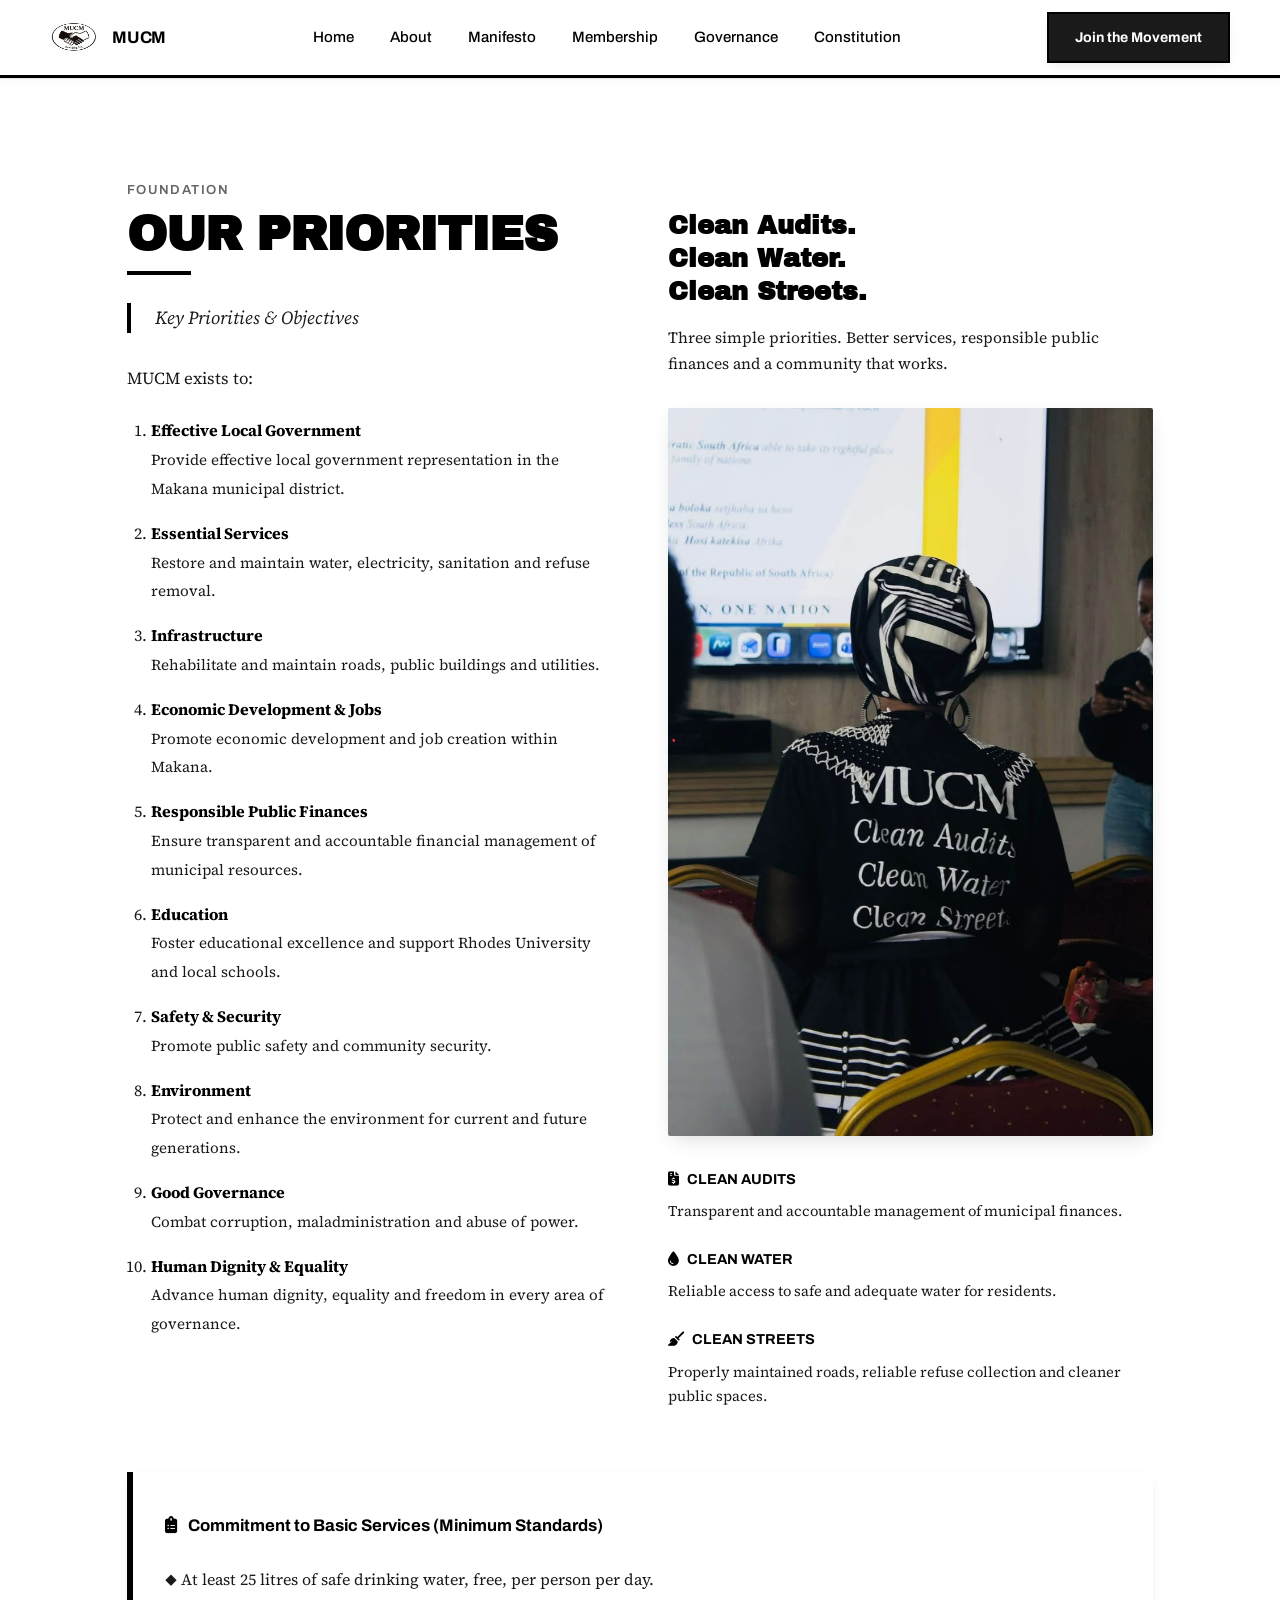
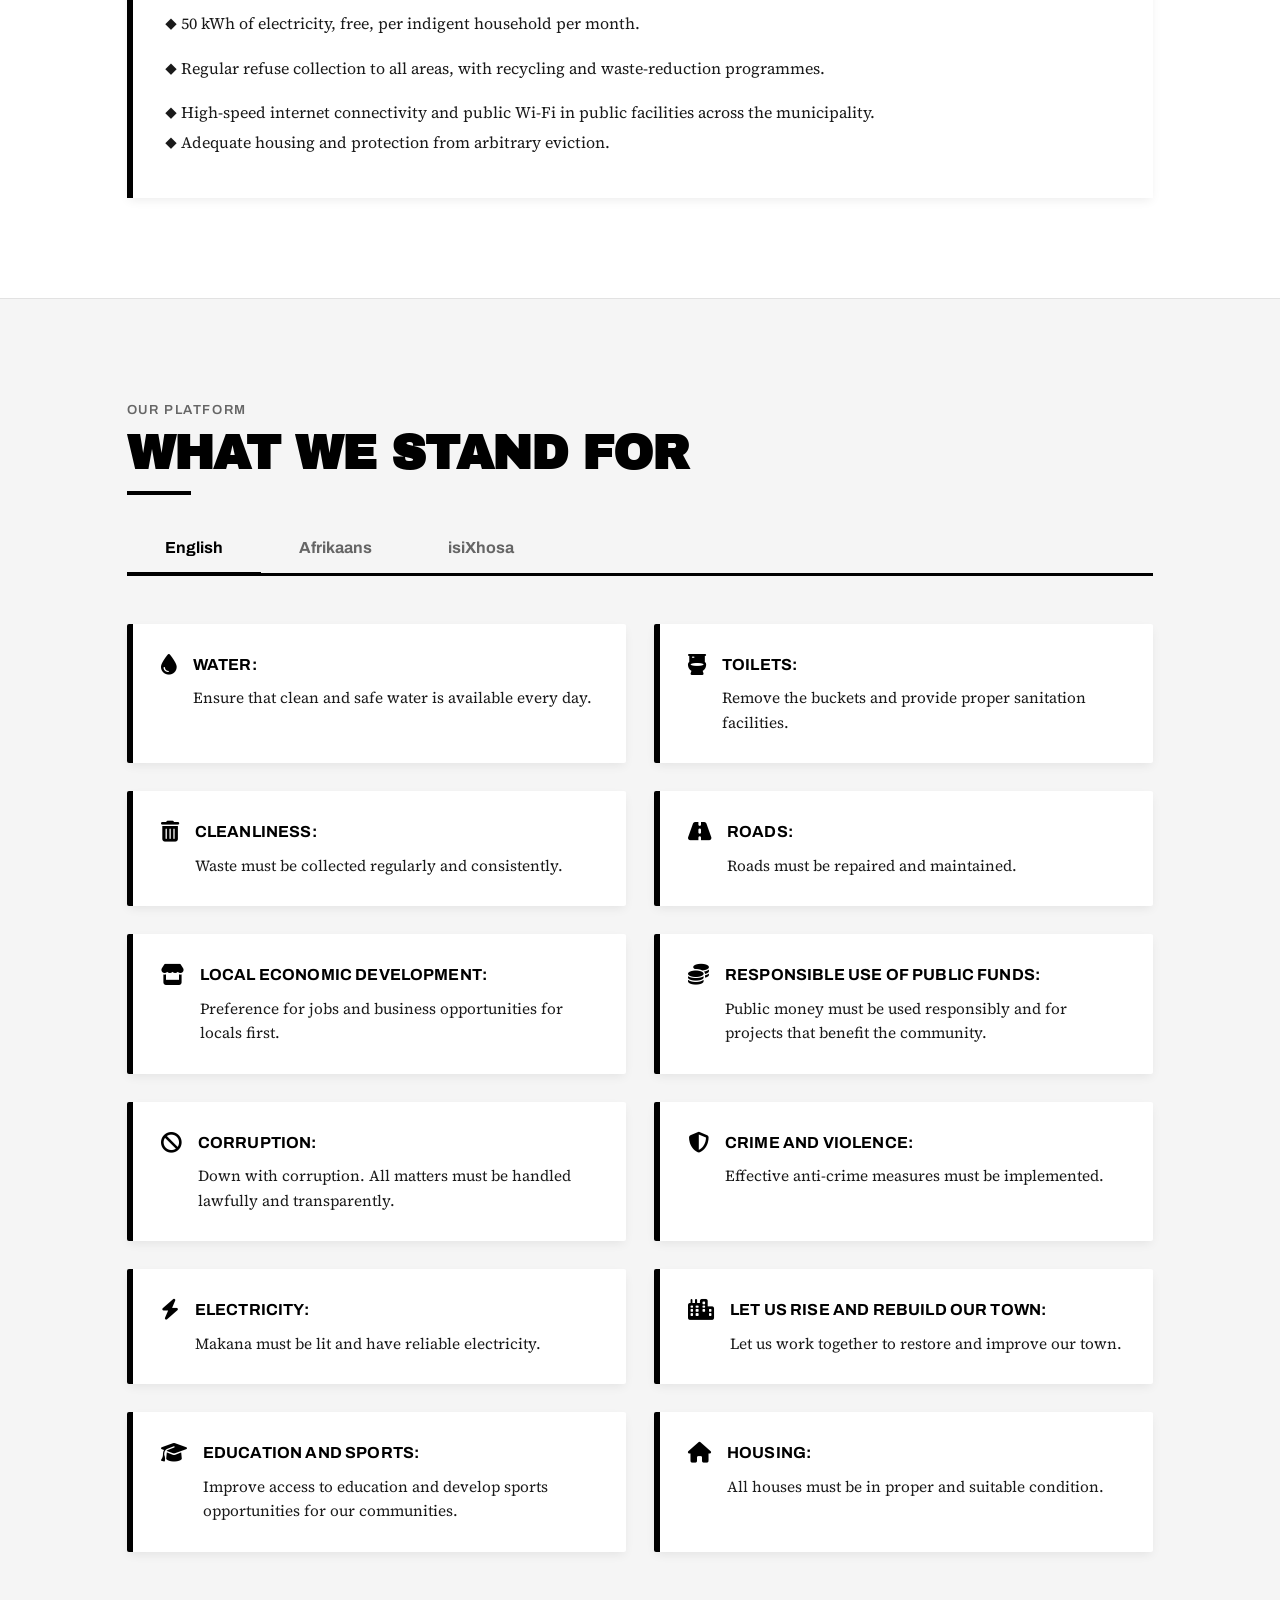
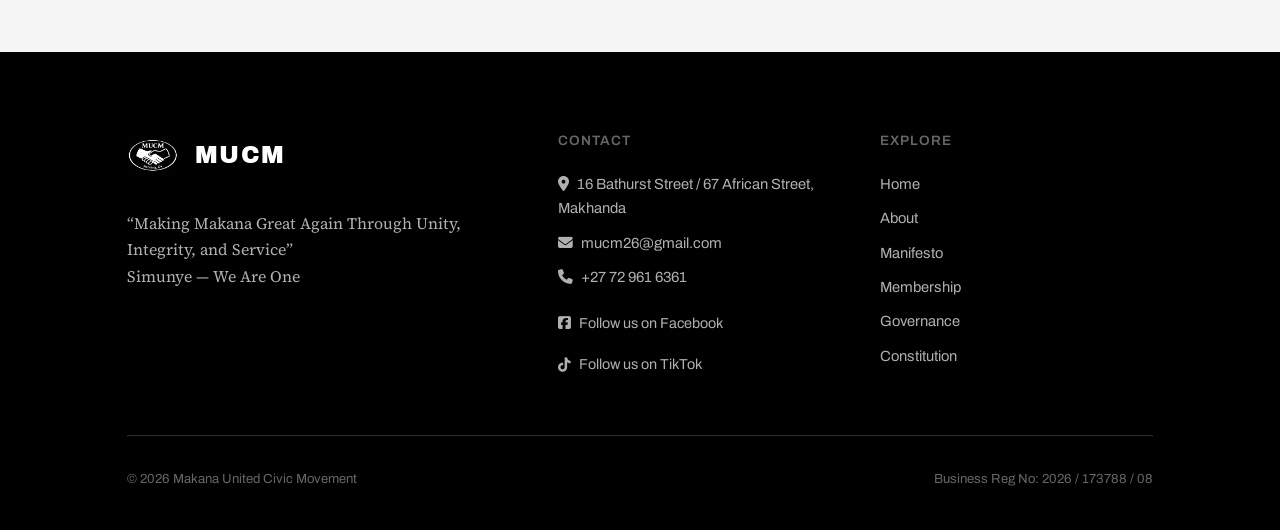
<file: manifesto.html>
<!DOCTYPE html>
<html lang="en">
<head>
  <meta charset="UTF-8">
  <meta name="viewport" content="width=device-width, initial-scale=1.0">
  <title>Manifesto · MUCM</title>
  <link rel="preconnect" href="https://fonts.googleapis.com">
  <link rel="preconnect" href="https://fonts.gstatic.com" crossorigin>
  <link href="https://fonts.googleapis.com/css2?family=Archivo:wght@400;500;600;700&family=Archivo+Black&family=Source+Serif+4:ital,opsz,wght@0,8..60,400;0,8..60,600;1,8..60,400&display=swap" rel="stylesheet">
  <link rel="stylesheet" href="https://cdnjs.cloudflare.com/ajax/libs/font-awesome/6.4.0/css/all.min.css">
  <link rel="stylesheet" href="style.css">
</head>
<body>

<header>
  <div class="wrap nav-row">
    <div class="mark">
      <img src="assets/logo.jpeg" alt="MUCM logo">
      <span>MUCM</span>
    </div>
    <nav class="links">
      <a href="index.html">Home</a>
      <a href="about.html">About</a>
      <a href="manifesto.html">Manifesto</a>
      <a href="membership.html">Membership</a>
        <a href="governance.html">Governance</a>
         <a href="constitution.html">Constitution</a>

    </nav>
    <a href="membership.html#involved" class="nav-cta">Join the Movement</a>
    <button class="menu-btn" aria-label="Open menu"><span></span></button>
  </div>
</header>

<main id="top">
  

  <!-- FOUNDATION / PRIORITIES -->
  <section class="rule-top" id="manifesto">
    <div class="wrap">
      <p class="kicker">Foundation</p>
      <div style="display:grid; grid-template-columns:1fr 1fr; gap:56px; align-items:start;">
        <div>
          <h2 style="margin-top:0;">Our Priorities</h2>
          <p class="lede" style="margin-bottom:32px;">Key Priorities & Objectives</p>
          <p style="color:var(--soft-black); margin-bottom:24px; font-size:1.05rem;">MUCM exists to:</p>
          <ol style="list-style:decimal; margin:0 0 0 24px; padding:0; color:var(--soft-black); line-height:1.8;">
            <li style="margin-bottom:16px;"><strong style="color:var(--black);">Effective Local Government</strong><br><span style="font-size:0.95rem;">Provide effective local government representation in the Makana municipal district.</span></li>
            <li style="margin-bottom:16px;"><strong style="color:var(--black);">Essential Services</strong><br><span style="font-size:0.95rem;">Restore and maintain water, electricity, sanitation and refuse removal.</span></li>
            <li style="margin-bottom:16px;"><strong style="color:var(--black);">Infrastructure</strong><br><span style="font-size:0.95rem;">Rehabilitate and maintain roads, public buildings and utilities.</span></li>
            <li style="margin-bottom:16px;"><strong style="color:var(--black);">Economic Development & Jobs</strong><br><span style="font-size:0.95rem;">Promote economic development and job creation within Makana.</span></li>
            <li style="margin-bottom:16px;"><strong style="color:var(--black);">Responsible Public Finances</strong><br><span style="font-size:0.95rem;">Ensure transparent and accountable financial management of municipal resources.</span></li>
            <li style="margin-bottom:16px;"><strong style="color:var(--black);">Education</strong><br><span style="font-size:0.95rem;">Foster educational excellence and support Rhodes University and local schools.</span></li>
            <li style="margin-bottom:16px;"><strong style="color:var(--black);">Safety & Security</strong><br><span style="font-size:0.95rem;">Promote public safety and community security.</span></li>
            <li style="margin-bottom:16px;"><strong style="color:var(--black);">Environment</strong><br><span style="font-size:0.95rem;">Protect and enhance the environment for current and future generations.</span></li>
            <li style="margin-bottom:16px;"><strong style="color:var(--black);">Good Governance</strong><br><span style="font-size:0.95rem;">Combat corruption, maladministration and abuse of power.</span></li>
            <li style="margin-bottom:0;"><strong style="color:var(--black);">Human Dignity & Equality</strong><br><span style="font-size:0.95rem;">Advance human dignity, equality and freedom in every area of governance.</span></li>
          </ol>
        </div>
        <div>
          <h3 style="font-family:var(--font-display); font-size:1.6rem; margin:0 0 16px; line-height:1.3; color:var(--black);">Clean Audits.<br>Clean Water.<br>Clean Streets.</h3>
          <p style="color:var(--soft-black); margin-bottom:32px; font-size:0.98rem;">Three simple priorities. Better services, responsible public finances and a community that works.</p>
          <figure style="margin:0 0 32px;">
            <img src="assets/slogan-shirt.jpeg" alt="A resident wearing an MUCM shirt reading Clean Audits, Clean Water, Clean Streets" class="photo" style="border-radius:2px; box-shadow:var(--shadow-md);">
          </figure>
          <div style="display:grid; grid-template-columns:1fr; gap:24px;">
            <div><h4 style="font-family:var(--font-label); font-weight:700; font-size:0.9rem; margin:0 0 8px; text-transform:uppercase; color:var(--black);"><i class="fas fa-file-invoice-dollar" style="margin-right:8px;"></i>Clean Audits</h4><p style="font-size:0.92rem; color:var(--soft-black); margin:0;">Transparent and accountable management of municipal finances.</p></div>
            <div><h4 style="font-family:var(--font-label); font-weight:700; font-size:0.9rem; margin:0 0 8px; text-transform:uppercase; color:var(--black);"><i class="fas fa-tint" style="margin-right:8px;"></i>Clean Water</h4><p style="font-size:0.92rem; color:var(--soft-black); margin:0;">Reliable access to safe and adequate water for residents.</p></div>
            <div><h4 style="font-family:var(--font-label); font-weight:700; font-size:0.9rem; margin:0 0 8px; text-transform:uppercase; color:var(--black);"><i class="fas fa-broom" style="margin-right:8px;"></i>Clean Streets</h4><p style="font-size:0.92rem; color:var(--soft-black); margin:0;">Properly maintained roads, reliable refuse collection and cleaner public spaces.</p></div>
          </div>
        </div>
      </div>
      <div style="background:var(--white); padding:40px 32px; margin-top:64px; border-left:6px solid var(--black); box-shadow:var(--shadow-sm);">
        <h4 style="font-family:var(--font-label); font-weight:700; font-size:1.05rem; margin:0 0 24px; color:var(--black);"><i class="fas fa-clipboard-list" style="margin-right:10px;"></i>Commitment to Basic Services (Minimum Standards)</h4>
        <ul style="list-style:none; margin:0; padding:0; color:var(--soft-black); line-height:1.9;">
          <li style="margin-bottom:14px;">◆ At least 25 litres of safe drinking water, free, per person per day.</li>
          <li style="margin-bottom:14px;">◆ 50 kWh of electricity, free, per indigent household per month.</li>
          <li style="margin-bottom:14px;">◆ Regular refuse collection to all areas, with recycling and waste-reduction programmes.</li>
          <li style="margin-bottom:0;">◆ High-speed internet connectivity and public Wi-Fi in public facilities across the municipality.</li>
        <li style="margin-bottom:0;">◆ Adequate housing and protection from arbitrary eviction.</li>
        </ul>
      </div>
    </div>
  </section>

  <!-- PLATFORM / MANIFESTO TABS -->
  <section class="platform-section rule-top" id="platform">
    <div class="wrap">
      <p class="kicker">Our Platform</p>
      <h2>What We Stand For</h2>
      <div class="lang-tabs">
        <button class="lang-tab active" data-lang="en">English</button>
        <button class="lang-tab" data-lang="af">Afrikaans</button>
        <button class="lang-tab" data-lang="xh">isiXhosa</button>
      </div>

      <!-- ENGLISH -->
      <div class="lang-content active" data-lang="en">
        <div class="platform-items">
          <div class="platform-item"><i class="fas fa-tint"></i><div class="platform-item-content"><div class="platform-item-title">WATER:</div><div class="platform-item-description">Ensure that clean and safe water is available every day.</div></div></div>
          <div class="platform-item"><i class="fas fa-toilet"></i><div class="platform-item-content"><div class="platform-item-title">TOILETS:</div><div class="platform-item-description">Remove the buckets and provide proper sanitation facilities.</div></div></div>
          <div class="platform-item"><i class="fas fa-trash-alt"></i><div class="platform-item-content"><div class="platform-item-title">CLEANLINESS:</div><div class="platform-item-description">Waste must be collected regularly and consistently.</div></div></div>
          <div class="platform-item"><i class="fas fa-road"></i><div class="platform-item-content"><div class="platform-item-title">ROADS:</div><div class="platform-item-description">Roads must be repaired and maintained.</div></div></div>
          <div class="platform-item"><i class="fas fa-store"></i><div class="platform-item-content"><div class="platform-item-title">LOCAL ECONOMIC DEVELOPMENT:</div><div class="platform-item-description">Preference for jobs and business opportunities for locals first.</div></div></div>
          <div class="platform-item"><i class="fas fa-coins"></i><div class="platform-item-content"><div class="platform-item-title">RESPONSIBLE USE OF PUBLIC FUNDS:</div><div class="platform-item-description">Public money must be used responsibly and for projects that benefit the community.</div></div></div>
          <div class="platform-item"><i class="fas fa-ban"></i><div class="platform-item-content"><div class="platform-item-title">CORRUPTION:</div><div class="platform-item-description">Down with corruption. All matters must be handled lawfully and transparently.</div></div></div>
          <div class="platform-item"><i class="fas fa-shield-alt"></i><div class="platform-item-content"><div class="platform-item-title">CRIME AND VIOLENCE:</div><div class="platform-item-description">Effective anti-crime measures must be implemented.</div></div></div>
          <div class="platform-item"><i class="fas fa-bolt"></i><div class="platform-item-content"><div class="platform-item-title">ELECTRICITY:</div><div class="platform-item-description">Makana must be lit and have reliable electricity.</div></div></div>
          <div class="platform-item"><i class="fas fa-city"></i><div class="platform-item-content"><div class="platform-item-title">LET US RISE AND REBUILD OUR TOWN:</div><div class="platform-item-description">Let us work together to restore and improve our town.</div></div></div>
          <div class="platform-item"><i class="fas fa-graduation-cap"></i><div class="platform-item-content"><div class="platform-item-title">EDUCATION AND SPORTS:</div><div class="platform-item-description">Improve access to education and develop sports opportunities for our communities.</div></div></div>
          <div class="platform-item"><i class="fas fa-home"></i><div class="platform-item-content"><div class="platform-item-title">HOUSING:</div><div class="platform-item-description">All houses must be in proper and suitable condition.</div></div></div>
        </div>
      </div>

      <!-- AFRIKAANS -->
      <div class="lang-content" data-lang="af">
        <div class="platform-items">
          <div class="platform-item"><i class="fas fa-tint"></i><div class="platform-item-content"><div class="platform-item-title">WATER:</div><div class="platform-item-description">Verseker dat skoon en veilige water elke dag beskikbaar is.</div></div></div>
          <div class="platform-item"><i class="fas fa-toilet"></i><div class="platform-item-content"><div class="platform-item-title">TOILETTE:</div><div class="platform-item-description">Verwyder die emmerstelsel en voorsien behoorlike sanitêre geriewe.</div></div></div>
          <div class="platform-item"><i class="fas fa-trash-alt"></i><div class="platform-item-content"><div class="platform-item-title">NETHEID:</div><div class="platform-item-description">Afval moet gereeld en konsekwent verwyder word.</div></div></div>
          <div class="platform-item"><i class="fas fa-road"></i><div class="platform-item-content"><div class="platform-item-title">PAAIE:</div><div class="platform-item-description">Paaie moet herstel en onderhou word.</div></div></div>
          <div class="platform-item"><i class="fas fa-store"></i><div class="platform-item-content"><div class="platform-item-title">PLAASLIKE EKONOMIESE ONTWIKKELING:</div><div class="platform-item-description">Voorkeur vir werksgeleenthede en sakegeleenthede vir plaaslike inwoners eerste.</div></div></div>
          <div class="platform-item"><i class="fas fa-coins"></i><div class="platform-item-content"><div class="platform-item-title">VERANTWOORDELIKE GEBRUIK VAN OPENBARE FONDSE:</div><div class="platform-item-description">Openbare geld moet verantwoordelik gebruik word vir projekte wat die gemeenskap bevoordeel.</div></div></div>
          <div class="platform-item"><i class="fas fa-ban"></i><div class="platform-item-content"><div class="platform-item-title">KORRUPSIE:</div><div class="platform-item-description">Weg met korrupsie. Alle aangeleenthede moet wettig en deursigtig hanteer word.</div></div></div>
          <div class="platform-item"><i class="fas fa-shield-alt"></i><div class="platform-item-content"><div class="platform-item-title">MISDAAD EN GEWELD:</div><div class="platform-item-description">Doeltreffende maatreëls teen misdaad moet geïmplementeer word.</div></div></div>
          <div class="platform-item"><i class="fas fa-bolt"></i><div class="platform-item-content"><div class="platform-item-title">ELEKTRISITEIT:</div><div class="platform-item-description">Makana moet veilig wees en oor betroubare elektrisiteit beskik.</div></div></div>
          <div class="platform-item"><i class="fas fa-city"></i><div class="platform-item-content"><div class="platform-item-title">LAAT ONS OPSTAAN EN ONS DORP HERBOU:</div><div class="platform-item-description">Laat ons saamwerk om ons dorp te herstel en te verbeter.</div></div></div>
          <div class="platform-item"><i class="fas fa-graduation-cap"></i><div class="platform-item-content"><div class="platform-item-title">ONDERWYS EN SPORT:</div><div class="platform-item-description">Verbeter toegang tot onderwys en ontwikkel sportgeleenthede vir ons gemeenskappe.</div></div></div>
          <div class="platform-item"><i class="fas fa-home"></i><div class="platform-item-content"><div class="platform-item-title">BEHUISING:</div><div class="platform-item-description">Alle huise moet in 'n behoorlike en geskikte toestand wees.</div></div></div>
        </div>
      </div>

      <!-- ISIXHOSA -->
      <div class="lang-content" data-lang="xh">
        <div class="platform-items">
          <div class="platform-item"><i class="fas fa-tint"></i><div class="platform-item-content"><div class="platform-item-title">AMANZI:</div><div class="platform-item-description">Fumana amanzi acocekileyo mihla le.</div></div></div>
          <div class="platform-item"><i class="fas fa-toilet"></i><div class="platform-item-content"><div class="platform-item-title">ILINDLE:</div><div class="platform-item-description">Amabhakethi makasuswe.</div></div></div>
          <div class="platform-item"><i class="fas fa-trash-alt"></i><div class="platform-item-content"><div class="platform-item-title">UCOCEKO:</div><div class="platform-item-description">Inkunkuma mayithuthwe ngamaxesha onke.</div></div></div>
          <div class="platform-item"><i class="fas fa-road"></i><div class="platform-item-content"><div class="platform-item-title">IMIGAQO:</div><div class="platform-item-description">Indlela mayilungiswe.</div></div></div>
          <div class="platform-item"><i class="fas fa-briefcase"></i><div class="platform-item-content"><div class="platform-item-title">IMISEBENZI:</div><div class="platform-item-description">Imisebenzi mayifunyanwe ngabantu balapha.<br>(Ingca yalapha mayityiwe ziinkomo zalapha.)</div></div></div>
          <div class="platform-item"><i class="fas fa-coins"></i><div class="platform-item-content"><div class="platform-item-title">IMPATHO MALI:</div><div class="platform-item-description">Imali yabantu mayenze imisebenzi efanelekileyo.</div></div></div>
          <div class="platform-item"><i class="fas fa-ban"></i><div class="platform-item-content"><div class="platform-item-title">URHWAPHILIZO:</div><div class="platform-item-description">Phantsi ngorhwaphilizo makwenziwe ngendlela ezisemthethweni.</div></div></div>
          <div class="platform-item"><i class="fas fa-shield-alt"></i><div class="platform-item-content"><div class="platform-item-title">UBUNDLOBONGELA:</div><div class="platform-item-description">Ukumiliiselwa kwe-anti-crime.</div></div></div>
          <div class="platform-item"><i class="fas fa-bolt"></i><div class="platform-item-content"><div class="platform-item-title">UMBANE:</div><div class="platform-item-description">IMakana mayikhanye.</div></div></div>
          <div class="platform-item"><i class="fas fa-city"></i><div class="platform-item-content"><div class="platform-item-title">MASIPHAKAMENI SILUNGISENI IDOLOPHU YETHU:</div><div class="platform-item-description">Masibambisane.</div></div></div>
          <div class="platform-item"><i class="fas fa-graduation-cap"></i><div class="platform-item-content"><div class="platform-item-title">IMFUNDO NEZEMIDLALO:</div><div class="platform-item-description">Inkxaso kwimfundo nasezemidlalweni.</div></div></div>
          <div class="platform-item"><i class="fas fa-home"></i><div class="platform-item-content"><div class="platform-item-title">IZINDLU:</div><div class="platform-item-description">Zonke izindlu mazibe sezimeni ezifanelekileyo.</div></div></div>
        </div>
      </div>
    </div>
  </section>

</main>

<footer id="contact">
  <div class="wrap">
    <div class="footer-top">
      <div>
        <div class="footer-brand">
          <img src="assets/logo.jpeg" alt="MUCM logo">
          <span>MUCM</span>
        </div>
        <div class="footer-taglines">
          <p>“Making Makana Great Again Through Unity, Integrity, and Service”</p>
          <p>Simunye — We Are One</p>
        </div>
      </div>
      <div class="footer-col">
        <h4>Contact</h4>
        <p><i class="fas fa-map-marker-alt" style="margin-right:8px;"></i>16 Bathurst Street / 67 African Street, Makhanda</p>
        <a href="mailto:mucm26@gmail.com"><i class="fas fa-envelope" style="margin-right:8px;"></i>mucm26@gmail.com</a>
        <a href="tel:+27729616361"><i class="fas fa-phone" style="margin-right:8px;"></i>+27 72 961 6361</a>
        <div class="footer-social" style="margin-top:20px;">
          <a href="https://www.facebook.com/profile.php?id=61592647917683" target="_blank" rel="noopener" aria-label="MUCM on Facebook" style="display:inline-flex; align-items:center; gap:8px; color:var(--grey-light); font-family:var(--font-label); font-size:0.9rem;">
            <i class="fa-brands fa-square-facebook"></i> Follow us on Facebook
          </a>
          <a href="https://www.tiktok.com/@mucm" target="_blank" rel="noopener" aria-label="MUCM on TikTok" style="display:inline-flex; align-items:center; gap:8px; color:var(--grey-light); font-family:var(--font-label); font-size:0.9rem; margin-top:8px;">
            <i class="fa-brands fa-tiktok"></i> Follow us on TikTok
          </a>
        </div>
      </div>
      <div class="footer-col">
        <h4>Explore</h4>
        <a href="index.html">Home</a>
        <a href="about.html">About</a>
        <a href="manifesto.html">Manifesto</a>
        <a href="membership.html">Membership</a>
        <a href="governance.html">Governance</a>
        <a href="constitution.html">Constitution</a>
      </div>
    </div>
    <div class="footer-bottom">
      <span>© 2026 Makana United Civic Movement</span>
      <span>Business Reg No: 2026 / 173788 / 08</span>
    </div>
  </div>
</footer>

<script>
  document.querySelectorAll('.lang-tab').forEach(tab => {
    tab.addEventListener('click', function() {
      const lang = this.dataset.lang;
      const section = this.closest('.platform-section');
      section.querySelectorAll('.lang-tab').forEach(t => t.classList.remove('active'));
      this.classList.add('active');
      section.querySelectorAll('.lang-content').forEach(content => content.classList.remove('active'));
      section.querySelector(`.lang-content[data-lang="${lang}"]`).classList.add('active');
    });
  });
</script>
</body>
</html>
</file>
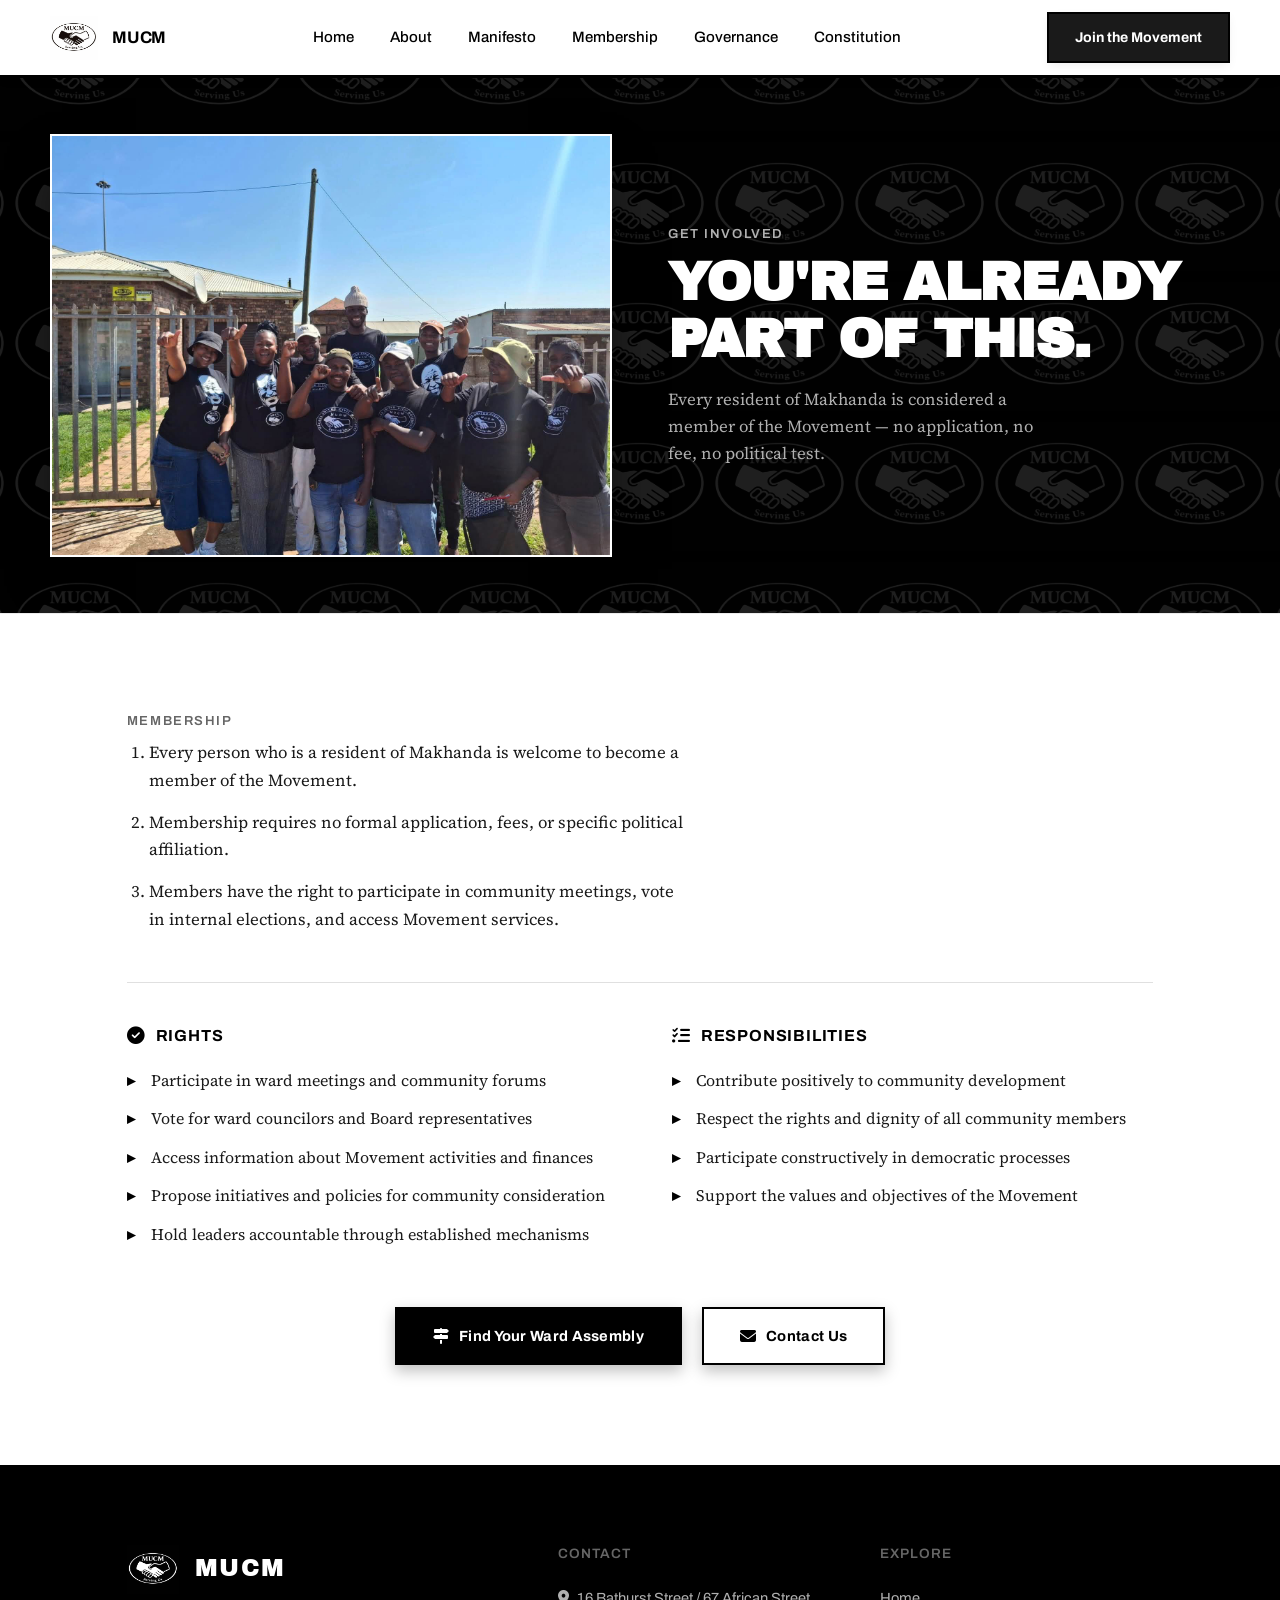
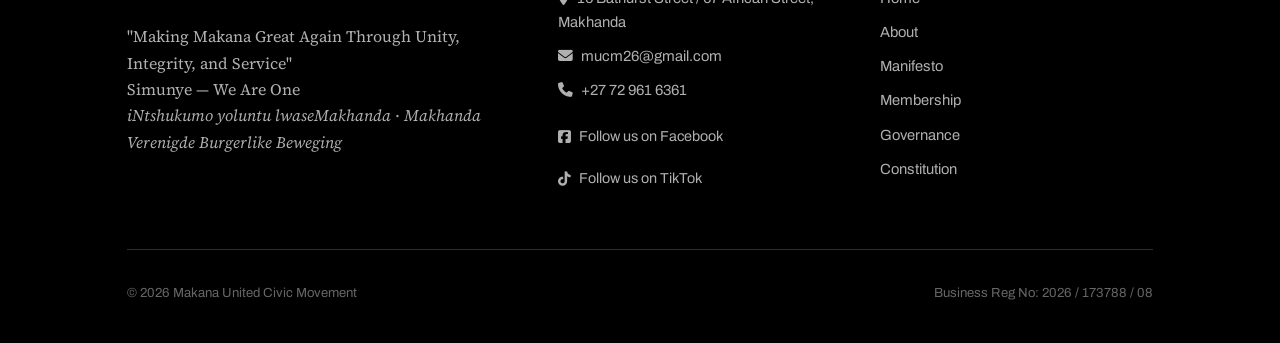
<file: membership.html>
<!DOCTYPE html>
<html lang="en">
<head>
  <meta charset="UTF-8">
  <meta name="viewport" content="width=device-width, initial-scale=1.0">
  <title>Membership · Makana United Civic Movement</title>
  <link rel="preconnect" href="https://fonts.googleapis.com">
  <link rel="preconnect" href="https://fonts.gstatic.com" crossorigin>
  <link href="https://fonts.googleapis.com/css2?family=Archivo:wght@400;500;600;700&family=Archivo+Black&family=Source+Serif+4:ital,opsz,wght@0,8..60,400;0,8..60,600;1,8..60,400&display=swap" rel="stylesheet">
  <link rel="stylesheet" href="https://cdnjs.cloudflare.com/ajax/libs/font-awesome/6.4.0/css/all.min.css">
  <link rel="stylesheet" href="style.css">
</head>
<body>

<header>
  <div class="wrap nav-row">
    <div class="mark">
      <img src="assets/logo.jpeg" alt="MUCM logo">
      <span>MUCM</span>
    </div>
    <nav class="links">
      <a href="index.html">Home</a>
      <a href="about.html">About</a>
      <a href="manifesto.html">Manifesto</a>
      <a href="membership.html">Membership</a>
      <a href="governance.html">Governance</a>
      <a href="constitution.html">Constitution</a>
    </nav>
    <a href="membership.html#involved" class="nav-cta">Join the Movement</a>
    <button class="menu-btn" aria-label="Open menu"><span></span></button>
  </div>
</header>

<main id="top">

<!-- MEMBERSHIP HERO -->
<section class="board-hero">
  <div class="board-hero-inner">

    <figure class="board-hero-figure">
      <img src="assets/membership-community.jpeg" alt="Residents of Makhanda showing support for the Makana United Civic Movement">
    </figure>

    <div class="board-hero-copy">
      <p class="kicker" style="color:var(--grey-light);">Get Involved</p>
      <h1 style="font-family:var(--font-display); font-size:clamp(2rem,4.5vw,3.4rem); line-height:1.05; letter-spacing:-0.02em; text-transform:uppercase; color:var(--white); margin-bottom:20px;">You're already part of this.</h1>
      <p style="color:var(--grey-light); font-size:1.05rem; max-width:44ch; line-height:1.6;">Every resident of Makhanda is considered a member of the Movement — no application, no fee, no political test.</p>
    </div>

  </div>
</section>

<!-- MEMBERSHIP DETAILS -->
<section class="rule-top involved" id="involved">
  <div class="wrap">

    <div class="membership-block">
      <p class="kicker">Membership</p>
      <ol class="membership-clauses">
        <li>Every person who is a resident of Makhanda is welcome to become a member of the Movement.</li>
        <li>Membership requires no formal application, fees, or specific political affiliation.</li>
        <li>Members have the right to participate in community meetings, vote in internal elections, and access Movement services.</li>
      </ol>
    </div>

    <div class="rr-grid">
      <div class="rr-col">
        <h3><i class="fas fa-check-circle"></i> Rights</h3>
        <ul>
          <li>Participate in ward meetings and community forums</li>
          <li>Vote for ward councilors and Board representatives</li>
          <li>Access information about Movement activities and finances</li>
          <li>Propose initiatives and policies for community consideration</li>
          <li>Hold leaders accountable through established mechanisms</li>
        </ul>
      </div>
      <div class="rr-col">
        <h3><i class="fas fa-tasks"></i> Responsibilities</h3>
        <ul>
          <li>Contribute positively to community development</li>
          <li>Respect the rights and dignity of all community members</li>
          <li>Participate constructively in democratic processes</li>
          <li>Support the values and objectives of the Movement</li>
        </ul>
      </div>
    </div>

    <div class="involved-actions">
      <a href="#contact" class="btn btn-dark-solid"><i class="fas fa-map-signs"></i> Find Your Ward Assembly</a>
      <a href="#contact" class="btn btn-dark"><i class="fas fa-envelope"></i> Contact Us</a>
    </div>
  </div>
</section>

</main>

<footer id="contact">
  <div class="wrap">
    <div class="footer-top">
      <div>
        <div class="footer-brand">
          <img src="assets/logo.jpeg" alt="MUCM logo">
          <span>MUCM</span>
        </div>
        <div class="footer-taglines">
          <p>"Making Makana Great Again Through Unity, Integrity, and Service"</p>
          <p>Simunye — We Are One</p>
          <p><em>iNtshukumo yoluntu lwaseMakhanda</em> · <em>Makhanda Verenigde Burgerlike Beweging</em></p>
        </div>
      </div>
      <div class="footer-col">
        <h4>Contact</h4>
        <p><i class="fas fa-map-marker-alt" style="margin-right:8px;"></i>16 Bathurst Street / 67 African Street, Makhanda</p>
        <a href="mailto:mucm26@gmail.com"><i class="fas fa-envelope" style="margin-right:8px;"></i>mucm26@gmail.com</a>
        <a href="tel:+27729616361"><i class="fas fa-phone" style="margin-right:8px;"></i>+27 72 961 6361</a>
        <div class="footer-social" style="margin-top:20px;">
          <a href="https://www.facebook.com/profile.php?id=61592647917683" target="_blank" rel="noopener" aria-label="MUCM on Facebook" style="display:inline-flex; align-items:center; gap:8px; color:var(--grey-light); font-family:var(--font-label); font-size:0.9rem;">
            <i class="fa-brands fa-square-facebook"></i> Follow us on Facebook
          </a>
          <a href="https://www.tiktok.com/@mucm" target="_blank" rel="noopener" aria-label="MUCM on TikTok" style="display:inline-flex; align-items:center; gap:8px; color:var(--grey-light); font-family:var(--font-label); font-size:0.9rem; margin-top:8px;">
            <i class="fa-brands fa-tiktok"></i> Follow us on TikTok
          </a>
        </div>
      </div>
      <div class="footer-col">
        <h4>Explore</h4>
        <a href="index.html">Home</a>
        <a href="about.html">About</a>
        <a href="manifesto.html">Manifesto</a>
        <a href="membership.html">Membership</a>
        <a href="governance.html">Governance</a>
        <a href="constitution.html">Constitution</a>
      </div>
    </div>
    <div class="footer-bottom">
      <span>© 2026 Makana United Civic Movement</span>
      <span>Business Reg No: 2026 / 173788 / 08</span>
    </div>
  </div>
</footer>

</body>
</html>
</file>
<file: style.css>
/* ---------- DESIGN TOKENS – strictly black, white, grey ---------- */
:root {
  --black: #000000;
  --soft-black: #1a1a1a;
  --white: #ffffff;
  --grey-dark: #2d2d2d;
  --grey-mid: #666666;
  --grey-light: #b0b0b0;
  --grey-line: #e0e0e0;
  --grey-panel: #f5f5f5;
  --font-display: 'Archivo Black', 'Archivo', sans-serif;
  --font-label: 'Archivo', sans-serif;
  --font-body: 'Source Serif 4', serif;
  --max-width: 1180px;
  --edge: 6vw;
  --shadow-lg: 0 18px 40px -12px rgba(0,0,0,0.25);
  --shadow-md: 0 8px 20px -6px rgba(0,0,0,0.15);
  --shadow-sm: 0 4px 10px -2px rgba(0,0,0,0.08);
}

* { box-sizing: border-box; margin: 0; padding: 0; }
html { scroll-behavior: smooth; }
body {
  background: var(--white);
  color: var(--black);
  font-family: var(--font-body);
  line-height: 1.65;
  -webkit-font-smoothing: antialiased;
  overflow-x: hidden;
}

img { max-width: 100%; display: block; }
a { color: inherit; text-decoration: none; }

/* ---------- TYPOGRAPHY & UTILITIES ---------- */
.wrap {
  max-width: var(--max-width);
  margin: 0 auto;
  padding-left: var(--edge);
  padding-right: var(--edge);
}

.kicker {
  font-family: var(--font-label);
  font-weight: 600;
  font-size: 0.82rem;
  letter-spacing: 0.12em;
  text-transform: uppercase;
  color: var(--grey-mid);
  margin-bottom: 8px;
}
.kicker i { margin-right: 8px; color: var(--black); }

h2 {
  font-family: var(--font-display);
  font-size: clamp(2rem, 4.2vw, 3rem);
  line-height: 1.05;
  letter-spacing: -0.02em;
  text-transform: uppercase;
  margin-bottom: 28px;
  position: relative;
  padding-bottom: 16px;
}
h2::after {
  content: '';
  position: absolute;
  bottom: 0;
  left: 0;
  width: 64px;
  height: 4px;
  background: var(--black);
}

.lede {
  font-size: 1.15rem;
  max-width: 64ch;
  color: var(--soft-black);
  line-height: 1.6;
  border-left: 4px solid var(--black);
  padding-left: 24px;
  font-style: italic;
}

header {
  position: sticky;
  top: 0;
  z-index: 100;
  background: var(--white);
  border-bottom: 3px solid var(--black);
  box-shadow: 0 2px 12px rgba(0,0,0,0.04);
}
.nav-row {
  display: flex;
  align-items: center;
  justify-content: space-between;
  padding: 12px 0;
}
.mark {
  display: flex;
  align-items: center;
  gap: 14px;
  font-family: var(--font-label);
  font-weight: 700;
  font-size: 1.05rem;
  letter-spacing: -0.01em;
  color: var(--black);
}
.mark img {
  width: 48px;
  height: 48px;
  object-fit: contain;
}
nav.links {
  display: flex;
  gap: 36px;
  font-family: var(--font-label);
  font-weight: 500;
  font-size: 0.94rem;
}
nav.links a {
  position: relative;
  padding: 6px 0;
}
nav.links a::after {
  content: '';
  position: absolute;
  bottom: 0;
  left: 0;
  width: 0;
  height: 3px;
  background: var(--black);
}
nav.links a:hover::after { width: 100%; }
nav.links a:hover { color: var(--grey-mid); }

.nav-cta {
  font-family: var(--font-label);
  font-weight: 700;
  font-size: 0.88rem;
  background: var(--black);
  color: var(--white);
  padding: 12px 26px;
  border: 2px solid var(--black);
  box-shadow: var(--shadow-sm);
  position: relative;
  overflow: hidden;
  z-index: 1;
}
.nav-cta::before {
  content: '';
  position: absolute;
  inset: 0;
  background: var(--soft-black);
  z-index: -1;
}
.nav-cta:hover {
  box-shadow: 0 8px 18px rgba(0,0,0,0.2);
}
.nav-cta:hover::before { transform: translateX(0); }

.menu-btn {
  display: none;
  background: none;
  border: 2px solid var(--black);
  width: 44px;
  height: 44px;
  cursor: pointer;
  position: relative;
}
.menu-btn span, .menu-btn::before, .menu-btn::after {
  content: '';
  position: absolute;
  left: 10px; right: 10px;
  height: 2.5px;
  background: var(--black);
}
.menu-btn span { top: 20px; }
.menu-btn::before { top: 13px; }
.menu-btn::after { bottom: 13px; }

/* ---------- HERO ---------- */
/* ---------- HERO ---------- */
.hero {
  background: var(--black);
  color: var(--white);
  padding: 80px 0;
}

.hero-grid {
  display: grid;
  grid-template-columns: 1fr 1fr;
  gap: 64px;
  align-items: center;
}

.hero-copy {
  max-width: 56ch;
}

.hero-eyebrow {
  font-family: var(--font-label);
  font-weight: 500;
  font-size: 0.85rem;
  letter-spacing: 0.18em;
  text-transform: uppercase;
  color: var(--grey-light);
  margin-bottom: 22px;
}

.hero h1 {
  font-family: var(--font-display);
  font-size: clamp(2.6rem, 6vw, 5rem);
  line-height: 0.98;
  text-transform: uppercase;
  letter-spacing: -0.03em;
  max-width: 14ch;
  margin-bottom: 26px;
}

.hero h1 span {
  display: block;
  font-size: 0.66em;
  color: var(--grey-light);
  letter-spacing: 0.02em;
}

.hero-tagline {
  font-family: var(--font-body);
  font-style: italic;
  font-size: clamp(1.1rem, 1.8vw, 1.35rem);
  max-width: 40ch;
  color: #f0f0f0;
  border-left: 4px solid var(--white);
  padding-left: 22px;
  margin: 0 0 14px;
}

.hero-sub {
  font-family: var(--font-label);
  font-weight: 500;
  font-size: 1rem;
  color: var(--grey-light);
  max-width: 40ch;
  margin-bottom: 42px;
}

.hero-actions {
  display: flex;
  flex-wrap: wrap;
  gap: 18px;
}

.hero-photo {
  position: relative;
  overflow: hidden;
  border: 2px solid var(--white);
  box-shadow: var(--shadow-lg);
}

.hero-photo img {
  width: 100%;
  height: auto;
  display: block;
  object-fit: contain;
}
.btn {
  font-family: var(--font-label);
  font-weight: 700;
  font-size: 0.92rem;
  padding: 16px 36px;
  border: 2.5px solid var(--white);
  display: inline-flex;
  align-items: center;
  gap: 10px;
  letter-spacing: 0.02em;
  box-shadow: 0 6px 14px rgba(0,0,0,0.25);
}
.btn i { font-size: 1rem; }
.btn-solid {
  background: var(--white);
  color: var(--black);
  border-color: var(--white);
}
.btn-solid:hover {
  background: var(--black);
  color: var(--white);
  border-color: var(--black);
  box-shadow: 0 12px 24px rgba(0,0,0,0.4);
}
.btn-outline {
  background: transparent;
  color: var(--white);
}
.btn-outline:hover {
  background: rgba(255,255,255,0.15);
  border-color: var(--grey-light);
  color: var(--grey-light);
}

/* ---------- SECTIONS ---------- */
section {
  padding: 100px 0;
  position: relative;
}
section.rule-top { border-top: 1px solid rgba(0,0,0,0.08); }

.notice { background: var(--grey-panel); }
.notice-grid {
  display: grid;
  grid-template-columns: 1.2fr 0.9fr;
  gap: 60px;
  align-items: start;
}
.notice-copy h3 {
  font-family: var(--font-label);
  font-weight: 700;
  font-size: 1.4rem;
  margin: 28px 0 12px;
  color: var(--black);
  border-left: 6px solid var(--black);
  padding-left: 18px;
}
.notice-copy p {
  max-width: 58ch;
  margin-bottom: 18px;
  color: var(--soft-black);
  font-size: 1.02rem;
}
.stat-board {
  background: var(--white);
  border: 1px solid var(--grey-line);
  box-shadow: var(--shadow-md);
  border-radius: 4px;
  overflow: hidden;
}
.stat-board:hover {
  box-shadow: var(--shadow-lg);
}
.stat-row {
  display: flex;
  justify-content: space-between;
  align-items: baseline;
  gap: 20px;
  padding: 28px 28px;
}
.stat-row + .stat-row { border-top: 1px solid var(--grey-line); }
.stat-row:hover { background: #fafafa; }
.stat-number {
  font-family: var(--font-display);
  font-size: 2.6rem;
  line-height: 1;
  color: var(--black);
  white-space: nowrap;
}
.stat-label {
  font-family: var(--font-label);
  font-size: 0.9rem;
  color: var(--grey-mid);
  text-align: right;
  max-width: 26ch;
}

/* identity cards */
.identity-grid {
  display: grid;
  grid-template-columns: repeat(3, 1fr);
  gap: 2px;
  background: var(--black);
  border: 2px solid var(--black);
  margin-top: 52px;
}
.identity-card {
  background: var(--white);
  padding: 42px 32px;
  border-bottom: 6px solid transparent;
  text-align: center;
}
.identity-card i {
  font-size: 2.2rem;
  color: var(--black);
  margin-bottom: 18px;
  display: block;
}
.identity-card h3 {
  font-family: var(--font-label);
  font-weight: 700;
  font-size: 1.1rem;
  text-transform: uppercase;
  letter-spacing: 0.04em;
  margin-bottom: 12px;
  color: var(--black);
}
.identity-card p {
  color: var(--soft-black);
  font-size: 1rem;
  line-height: 1.6;
}

/* community grid */
.community-grid {
  display: grid;
  grid-template-columns: 1fr 1fr;
  gap: 24px;
  margin-top: 48px;
}
.community-grid figure {
  margin: 0;
  overflow: hidden;
  border-radius: 4px;
  box-shadow: var(--shadow-sm);
}
.community-grid img {
  width: 100%;
  height: 280px;
  object-fit: cover;
}
.community-grid figure:hover img { }
.community-grid figcaption {
  font-family: var(--font-label);
  font-size: 0.85rem;
  color: var(--grey-mid);
  padding: 14px 6px 6px;
  line-height: 1.4;
}

/* vision/mission */
.vm-grid {
  display: grid;
  grid-template-columns: 1fr 1fr;
  gap: 64px;
}
.vm-block .kicker { margin-bottom: 14px; }
.vm-block p {
  font-size: 1.12rem;
  color: var(--soft-black);
  border-left: 4px solid var(--black);
  padding-left: 24px;
}

/* values band */
.values-band {
  background: var(--black);
  color: var(--white);
}
.values-band h2 { color: var(--white); }
.values-band h2::after { background: var(--white); }
.values-list {
  list-style: none;
  margin: 56px 0 0;
  display: grid;
  grid-template-columns: repeat(3, 1fr);
  gap: 0;
}
.values-list li {
  background: var(--black);
  padding: 36px 28px;
  font-family: var(--font-label);
  font-weight: 500;
  font-size: 1.05rem;
  line-height: 1.5;
  color: #e0e0e0;
  border-top: 1px solid var(--grey-dark);
  border-left: 1px solid var(--grey-dark);
  border-right: 1px solid var(--grey-dark);
  border-bottom: 1px solid var(--grey-dark);
  display: flex;
  flex-direction: column;
  gap: 8px;
}
.values-list li i {
  font-size: 1.4rem;
  color: var(--grey-light);
  margin-bottom: 4px;
}
.values-list strong { color: var(--white); font-weight: 700; }

/* guiding principles */
.principles-grid {
  display: grid;
  grid-template-columns: repeat(5, 1fr);
  gap: 1px;
  background: var(--black);
  border: 1px solid var(--black);
  margin-top: 56px;
}
.principle-card {
  background: var(--white);
  padding: 36px 22px;
  border-bottom: 5px solid transparent;
  display: flex;
  flex-direction: column;
  gap: 10px;
}
.principle-card i {
  font-size: 1.6rem;
  color: var(--black);
}
.principle-card h3 {
  font-family: var(--font-label);
  font-weight: 700;
  font-size: 0.9rem;
  text-transform: uppercase;
  letter-spacing: 0.03em;
  color: var(--black);
}
.principle-card p {
  font-size: 0.92rem;
  color: var(--soft-black);
  line-height: 1.5;
}

/* structure list */
.structure-list {
  counter-reset: step;
  list-style: none;
  margin: 56px 0 0;
  max-width: 76ch;
}
.structure-list li {
  counter-increment: step;
  display: grid;
  grid-template-columns: 68px 1fr;
  gap: 26px;
  padding: 32px 0;
  border-bottom: 1px solid var(--grey-line);
}
.structure-list li:first-child { border-top: 1px solid var(--grey-line); }
.structure-list li::before {
  content: counter(step, decimal-leading-zero);
  font-family: var(--font-display);
  font-size: 1.3rem;
  color: var(--grey-mid);
  opacity: 0.8;
}
.structure-list h3 {
  font-family: var(--font-label);
  font-weight: 700;
  font-size: 1.05rem;
  margin-bottom: 8px;
  color: var(--black);
}
.structure-list p {
  color: var(--soft-black);
  font-size: 0.98rem;
}

/* leadership */
.leadership { background: var(--grey-panel); }
.leadership-photo {
  margin-top: 52px;
  border: 2px solid var(--black);
  box-shadow: var(--shadow-lg);
  border-radius: 4px;
  overflow: hidden;
}
.leadership-photo:hover {
  box-shadow: 0 24px 48px -12px rgba(0,0,0,0.3);
}
.leadership-caption { display: flex;
  justify-content: space-between;
  font-family: var(--font-label);
  font-size: 0.85rem;
  color: var(--grey-mid);
  padding: 18px 8px 0;
  flex-wrap: wrap;
  gap: 8px;
}

/* ---------- PHOTO GALLERY ---------- */
.gallery-section {
  background: var(--white);
}

.gallery-grid {
  display: grid;
  grid-template-columns: repeat(3, 1fr);
  gap: 16px;
  margin-top: 48px;
}

.gallery-item {
  margin: 0;
  overflow: hidden;
  aspect-ratio: 4 / 3;
  background: var(--grey-panel);
  border: 2px solid var(--black);
  transition: transform 0.25s ease, box-shadow 0.25s ease;
}

.gallery-item img {
  width: 100%;
  height: 100%;
  object-fit: cover;
  object-position: center;
  display: block;
  transition: transform 0.4s ease;
}

.gallery-item:hover {
  box-shadow: var(--shadow-lg);
  transform: translateY(-4px);
}

.gallery-item:hover img {
  transform: scale(1.05);
}

@media (max-width: 900px) {
  .gallery-grid {
    grid-template-columns: repeat(2, 1fr);
    gap: 12px;
  }
}

@media (max-width: 500px) {
  .gallery-grid {
    grid-template-columns: 1fr;
    gap: 10px;
  }
}

/* ---------- MEMBERSHIP PAGE ---------- */
.involved {
  text-align: left;              /* was centre — left-align everything */
}
#involved {
  padding-top: 0;
}

.involved h2,
.involved .lede {
  text-align: left;
  margin-left: 0;
  margin-right: 0;
}

.membership-block {
  max-width: none;               /* was 70ch — use full width */
  margin: 56px 0 0;              /* was auto — no centring */
  padding-top: 40px;
  text-align: left;
}

.membership-clauses {
  margin: 0;
  padding-left: 1.4em;
  color: var(--soft-black);
  max-width: 70ch;               /* keep the readable width */
}

.membership-clauses li {
  margin-bottom: 14px;
  font-size: 1.05rem;
  padding-left: 0;
}

.rr-grid {
  text-align: left;
  max-width: none;               /* was 76ch — full width */
  margin: 48px 0 0;              /* was auto — no centring */
  display: grid;
  grid-template-columns: 1fr 1fr;
  gap: 64px;                     /* slightly wider gap */
  border-top: 1px solid var(--grey-line);
  padding-top: 40px;
}

.rr-col h3 {
  font-family: var(--font-label);
  font-weight: 700;
  font-size: 1rem;
  text-transform: uppercase;
  letter-spacing: 0.05em;
  margin-bottom: 18px;
  color: var(--black);
  display: flex;
  align-items: center;
  gap: 10px;
}

.rr-col h3 i { font-size: 1.1rem; }

.rr-col ul { list-style: none; padding-left: 0; }

.rr-col ul li {
  margin-bottom: 12px;
  font-size: 1rem;
  padding-left: 24px;
  position: relative;
  color: var(--soft-black);
}

.rr-col ul li::before {
  content: '▸';
  position: absolute;
  left: 0;
  color: var(--black);
  font-weight: 700;
}

/* Keep the CTA buttons centred */
.involved-actions {
  display: flex;
  justify-content: center;
  gap: 20px;
  margin-top: 48px;
  flex-wrap: wrap;
}
.btn-dark {
  border: 2.5px solid var(--black);
  background: transparent;
  color: var(--black);
  font-weight: 700;
  padding: 15px 36px;
  display: inline-flex;
  align-items: center;
  gap: 10px;
}
.btn-dark:hover {
  background: var(--black);
  color: var(--white);
  border-color: var(--black);
  box-shadow: var(--shadow-md);
}
.btn-dark-solid {
  background: var(--black);
  color: var(--white);
  border: 2.5px solid var(--black);
  font-weight: 700;
  padding: 15px 36px;
  display: inline-flex;
  align-items: center;
  gap: 10px;
}
.btn-dark-solid:hover {
  background: var(--soft-black);
  box-shadow: 0 12px 24px rgba(0,0,0,0.3);
}

.platform-section { background: var(--grey-panel); }
.lang-tabs {
  display: flex;
  gap: 0;
  margin-bottom: 48px;
  border-bottom: 3px solid var(--black);
}
.lang-tab {
  font-family: var(--font-label);
  font-weight: 700;
  font-size: 1rem;
  padding: 16px 38px;
  border: none;
  background: transparent;
  cursor: pointer;
  color: var(--grey-mid);
  border-bottom: 4px solid transparent;
  margin-bottom: -3px;
}
.lang-tab.active {
  color: var(--black);
  border-bottom-color: var(--black);
}
.lang-tab:hover {
  color: var(--black);
}
.lang-content { display: none; }
.lang-content.active { display: block; }

.platform-items {
  display: grid;
  grid-template-columns: 1fr 1fr;
  gap: 28px;
}
.platform-item {
  background: var(--white);
  padding: 28px 28px;
  border-left: 6px solid var(--black);
  border-radius: 2px;
  box-shadow: var(--shadow-sm);
  display: flex;
  gap: 16px;
  align-items: flex-start;
}
.platform-item i {
  font-size: 1.3rem;
  color: var(--black);
  margin-top: 2px;
  flex-shrink: 0;
}
.platform-item-content { flex: 1; }
.platform-item-title {
  font-family: var(--font-label);
  font-weight: 700;
  font-size: 1rem;
  color: var(--black);
  margin-bottom: 8px;
  letter-spacing: 0.01em;
}
.platform-item-description {
  font-size: 0.96rem;
  color: var(--soft-black);
  line-height: 1.6;
}

/* footer */
footer {
  background: var(--black);
  color: var(--grey-light);
  padding: 72px 0 40px;
  border-top: 6px solid var(--black);
}
.footer-top {
  display: grid;
  grid-template-columns: 1.4fr 1fr 1fr;
  gap: 48px;
  padding-bottom: 48px;
  border-bottom: 1px solid var(--grey-dark);
}
.footer-brand-block {
  max-width: 42ch;
}

.footer-brand {
  display: flex;
  align-items: center;
  gap: 16px;
  margin-bottom: 28px;
}

.footer-brand img {
  width: 52px;
  height: 52px;
  object-fit: contain;
  filter: invert(1) grayscale(1) brightness(1.2);
}

.footer-brand span {
  font-family: var(--font-display);
  font-size: 1.5rem;
  color: var(--white);
  text-transform: uppercase;
  letter-spacing: 0.06em;
}

.footer-taglines {
  margin-bottom: 28px;
}

.footer-tagline-main {
  font-family: var(--font-body);
  font-style: italic;
  font-size: 1.1rem;
  line-height: 1.6;
  color: var(--grey-light);
  margin-bottom: 12px;
}

.footer-tagline-sub {
  font-family: var(--font-label);
  font-weight: 500;
  font-size: 0.92rem;
  letter-spacing: 0.02em;
  color: var(--grey-mid);
}

.footer-translations {
  padding-top: 24px;
  border-top: 1px solid var(--grey-dark);
}

.footer-translations p {
  font-family: var(--font-body);
  font-style: italic;
  font-size: 0.88rem;
  line-height: 1.6;
  color: var(--grey-mid);
  margin-bottom: 6px;
}

.footer-translations p:last-child {
  margin-bottom: 0;
}

@media (max-width: 700px) {
  .footer-brand-block {
    max-width: 100%;
  }
  .footer-brand span {
    font-size: 1.3rem;
  }
  .footer-tagline-main {
    font-size: 1rem;
  }
}
.footer-col h4 {
  font-family: var(--font-label);
  font-weight: 600;
  font-size: 0.85rem;
  text-transform: uppercase;
  letter-spacing: 0.08em;
  color: var(--grey-mid);
  margin-bottom: 20px;
}
.footer-col a, .footer-col p {
  display: block;
  font-family: var(--font-label);
  font-size: 0.92rem;
  color: var(--grey-light);
  margin-bottom: 10px;
}
.footer-col a:hover {
  color: var(--white);
}
.footer-bottom {
  display: flex;
  justify-content: space-between;
  align-items: center;
  padding-top: 32px;
  font-family: var(--font-label);
  font-size: 0.82rem;
  color: var(--grey-mid);
  flex-wrap: wrap;
  gap: 12px;
}
/* ---------- VOTE MUCM BANNER ---------- */
.vote-banner {
  background: var(--white);
  padding: 40px var(--edge);
}

.vote-banner-link {
  display: block;
  width: 100%;
  border: 3px solid var(--black);
}

/* Top band */
.vote-banner-top {
  font-family: var(--font-label);
  font-weight: 700;
  font-size: clamp(0.85rem, 1.5vw, 1.05rem);
  letter-spacing: 0.24em;
  text-transform: uppercase;
  text-align: center;
  color: var(--black);
  padding: 14px 20px;
  border-bottom: 3px solid var(--black);
  background: var(--white);
}

/* The 3-cell strip */
.vote-banner-strip {
  display: grid;
  grid-template-columns: 2fr 1fr 1fr;
  background: var(--white);
}

.vote-cell {
  display: flex;
  align-items: center;
  justify-content: center;
  padding: 24px 20px;
  min-height: 140px;
}

.vote-cell + .vote-cell {
  border-left: 3px solid var(--black);
}

.vote-cell-text {
  font-family: var(--font-display);
  font-size: clamp(2.2rem, 7vw, 5rem);
  line-height: 1;
  letter-spacing: 0.02em;
  text-transform: uppercase;
  color: var(--black);
  white-space: nowrap;
}

.vote-cell-logo img {
  max-height: 96px;
  width: auto;
  object-fit: contain;
}

.vote-cell-x {
  position: relative;
}

.vote-cell-x span {
  position: absolute;
  top: 50%;
  left: 50%;
  width: 72px;
  height: 10px;
  background: var(--black);
  border-radius: 2px;
  transform-origin: center;
}

.vote-cell-x span:nth-child(1) {
  transform: translate(-50%, -50%) rotate(45deg);
}

.vote-cell-x span:nth-child(2) {
  transform: translate(-50%, -50%) rotate(-45deg);
}

/* Countdown band */
.vote-banner-countdown {
  display: flex;
  align-items: center;
  justify-content: center;
  gap: 16px;
  padding: 18px 20px;
  border-top: 3px solid var(--black);
  background: var(--black);
  color: var(--white);
  font-family: var(--font-label);
  flex-wrap: wrap;
}

.cd-unit {
  display: flex;
  align-items: baseline;
  gap: 6px;
}

.cd-unit strong {
  font-family: var(--font-display);
  font-size: clamp(1.3rem, 2.6vw, 2rem);
  line-height: 1;
  color: var(--white);
  min-width: 2.2ch;
  text-align: right;
  font-variant-numeric: tabular-nums;
}

.cd-unit em {
  font-style: normal;
  font-size: 0.72rem;
  letter-spacing: 0.18em;
  text-transform: uppercase;
  color: var(--grey-light);
}

.cd-sep {
  color: var(--grey-mid);
  font-size: 1.4rem;
  line-height: 1;
}

/* Mobile */
@media (max-width: 700px) {
  .vote-banner { padding: 24px var(--edge); }

  .vote-banner-strip { grid-template-columns: 1fr; }
  .vote-cell { min-height: 100px; padding: 20px; }
  .vote-cell + .vote-cell {
    border-left: none;
    border-top: 3px solid var(--black);
  }
  .vote-cell-text { font-size: 2rem; }
  .vote-cell-logo img { max-height: 64px; }
  .vote-cell-x span { width: 52px; height: 7px; }

  .vote-banner-countdown { gap: 10px; padding: 14px; }
  .cd-unit strong { font-size: 1.4rem; }
  .cd-unit em { font-size: 0.62rem; letter-spacing: 0.12em; }
  .cd-sep { display: none; }   /* hide dots on mobile for a cleaner wrap */
}




/* ---------- IN THE NEWS ---------- */
.news-section { background: var(--white); }

.news-grid {
  display: grid;
  grid-template-columns: repeat(3, 1fr);
  gap: 2px;
  background: var(--black);
  border: 2px solid var(--black);
  margin-top: 56px;
}

.news-card {
  background: var(--white);
  padding: 32px 28px;
  display: flex;
  flex-direction: column;
  gap: 14px;
  color: var(--black);
  transition: background 0.2s ease;
}

.news-card:hover {
  background: var(--grey-panel);
}

.news-meta {
  display: flex;
  justify-content: space-between;
  align-items: baseline;
  gap: 12px;
  font-family: var(--font-label);
  font-size: 0.78rem;
  letter-spacing: 0.1em;
  text-transform: uppercase;
  color: var(--grey-mid);
}

.news-source {
  font-weight: 700;
  color: var(--black);
}

.news-date {
  font-weight: 500;
}

.news-headline {
  font-family: var(--font-display);
  font-size: 1.25rem;
  line-height: 1.25;
  letter-spacing: -0.01em;
  color: var(--black);
  margin: 0;
}

.news-excerpt {
  font-size: 0.98rem;
  line-height: 1.6;
  color: var(--soft-black);
  flex-grow: 1;
  margin: 0;
}

.news-link {
  font-family: var(--font-label);
  font-weight: 700;
  font-size: 0.85rem;
  letter-spacing: 0.06em;
  text-transform: uppercase;
  color: var(--black);
  display: inline-flex;
  align-items: center;
  gap: 8px;
  border-top: 2px solid var(--black);
  padding-top: 16px;
  margin-top: 6px;
}

.news-link i {
  transition: transform 0.2s ease;
}

.news-card:hover .news-link i {
  transform: translateX(6px);
}

.news-card-placeholder {
  background: var(--grey-panel);
  color: var(--grey-mid);
  font-style: italic;
}

.news-card-placeholder .news-headline,
.news-card-placeholder .news-source {
  color: var(--grey-mid);
}

.news-card-placeholder .news-excerpt {
  color: var(--grey-mid);
  font-style: italic;
}

.news-card-placeholder .news-link {
  border-top-color: var(--grey-mid);
  color: var(--grey-mid);
}

@media (max-width: 900px) {
  .news-grid { grid-template-columns: 1fr; }
}

/* ---------- OFFICIAL NAMES ---------- */
.official-names {
  padding: 56px 0 40px;
  border-bottom: 1px solid var(--grey-line);
}
.official-names h1 {
  font-family: var(--font-display);
  font-size: clamp(2rem, 4.6vw, 3.2rem);
  line-height: 1.05;
  letter-spacing: -0.02em;
  text-transform: uppercase;
  margin-bottom: 20px;
  color: var(--black);
}
.official-names .name-translations {
  font-family: var(--font-body);
  font-style: italic;
  font-size: 1.05rem;
  line-height: 1.7;
  color: var(--soft-black);
  max-width: 70ch;
}
.official-names .name-translations span {
  display: block;
}
.official-names .name-translations strong {
  font-family: var(--font-label);
  font-style: normal;
  font-weight: 700;
  letter-spacing: 0.06em;
  text-transform: uppercase;
  font-size: 0.82rem;
  color: var(--grey-mid);
  margin-right: 8px;
}

/* ---------- CONTENT IMAGES ---------- */
.img-framed {
  margin: 0;
  border: 2px solid var(--black);
  box-shadow: var(--shadow-md);
  overflow: hidden;
  background: var(--grey-panel);
}

.img-framed img {
  width: 100%;
  height: auto;
  display: block;
}

.split-text-img {
  display: grid;
  grid-template-columns: 1.2fr 1fr;
  gap: 48px;
  align-items: center;
  margin-top: 32px;
}

@media (max-width: 900px) {
  .split-text-img {
    grid-template-columns: 1fr;
    gap: 32px;
  }
}
/* ---------- BOARD HERO (black-sided banner) ---------- */
/* ---------- BOARD HERO (soft-black with logo pattern) ---------- */
.board-hero {
  position: relative;
  background: var(--black);      /* was var(--black) — softer base */
  padding: 56px 24px;
  display: flex;
  justify-content: center;
  align-items: center;
  overflow: hidden;
  isolation: isolate;
  
}

/* Logo pattern on the background */
.board-hero::before {
  content: '';
  position: absolute;
  inset: 0;
  background-image: url('assets/logo.jpeg');
  background-repeat: repeat;
  background-size: 140px 140px;        /* slightly bigger tiles */
  background-position: center;
  opacity: 0.12;                        /* was 0.08 — half as visible */
  z-index: 0;
    filter: invert(1) grayscale(1) brightness(1.2);
     mix-blend-mode: screen;

}

/* The photo sits on top */
.board-hero-figure {
  position: relative;
  z-index: 1;
  margin: 0;
  max-width: 100%;
  border: 2px solid var(--white);
  box-shadow: 0 24px 48px -12px rgba(0,0,0,0.7);
  overflow: hidden;
}

.board-hero-figure img {
  display: block;
  width: auto;
  height: auto;
  max-height: 480px;
  max-width: 100%;
}

@media (max-width: 700px) {
  .board-hero {
    padding: 32px 16px;
  }
  .board-hero-figure img {
    max-height: 320px;
  }
  .board-hero::before {
    background-size: 100px 100px;
    opacity: 0.05;
  }
}

/* ---------- BOARD HERO INNER LAYOUT ---------- */
.board-hero-inner {
  position: relative;
  z-index: 1;
  max-width: 1180px;
  margin: 0 auto;
  display: grid;
  grid-template-columns: 1fr 1fr;
  gap: 56px;
  align-items: center;
}

.board-hero-copy {
  color: var(--white);
}

@media (max-width: 900px) {
  .board-hero-inner {
    grid-template-columns: 1fr;
    gap: 32px;
  }
}

.lightbox {
  position: fixed;
  inset: 0;
  background: rgba(0, 0, 0, 0.92);
  display: none;
  align-items: center;
  justify-content: center;
  padding: 40px;
  z-index: 9999;
  cursor: zoom-out;
}

.lightbox.open {
  display: flex;
}

.lightbox img {
  max-width: 100%;
  max-height: 100%;
  object-fit: contain;
  box-shadow: 0 24px 60px rgba(0,0,0,0.6);
}


/* ---------- RESPONSIVE ---------- */
@media (max-width: 1024px) {
  .principles-grid { grid-template-columns: repeat(3, 1fr); }
  .values-list { grid-template-columns: repeat(2, 1fr); }
}
@media (max-width: 900px) {
  .notice-grid, .vm-grid, .hero-grid { grid-template-columns: 1fr; gap: 40px; }
  .identity-grid { grid-template-columns: 1fr; }
  .community-grid { grid-template-columns: 1fr; }
  .footer-top { grid-template-columns: 1fr; gap: 32px; }
  .platform-items { grid-template-columns: 1fr; }
  .lang-tabs { flex-wrap: wrap; }
}
@media (max-width: 700px) {
  nav.links { display: none; }
  .menu-btn { display: block; }
  section { padding: 64px 0; }
  .hero { min-height: 600px; }
  .values-list { grid-template-columns: 1fr; }
  .principles-grid { grid-template-columns: 1fr 1fr; }
  .structure-list li { grid-template-columns: 44px 1fr; }
  .rr-grid { grid-template-columns: 1fr; gap: 32px; }
  .hero h1 { font-size: 2.8rem; }
}
@media (max-width: 480px) {
  .principles-grid { grid-template-columns: 1fr; }
  .hero-actions { flex-direction: column; }
  .btn { width: 100%; text-align: center; justify-content: center; }
}
</file>
